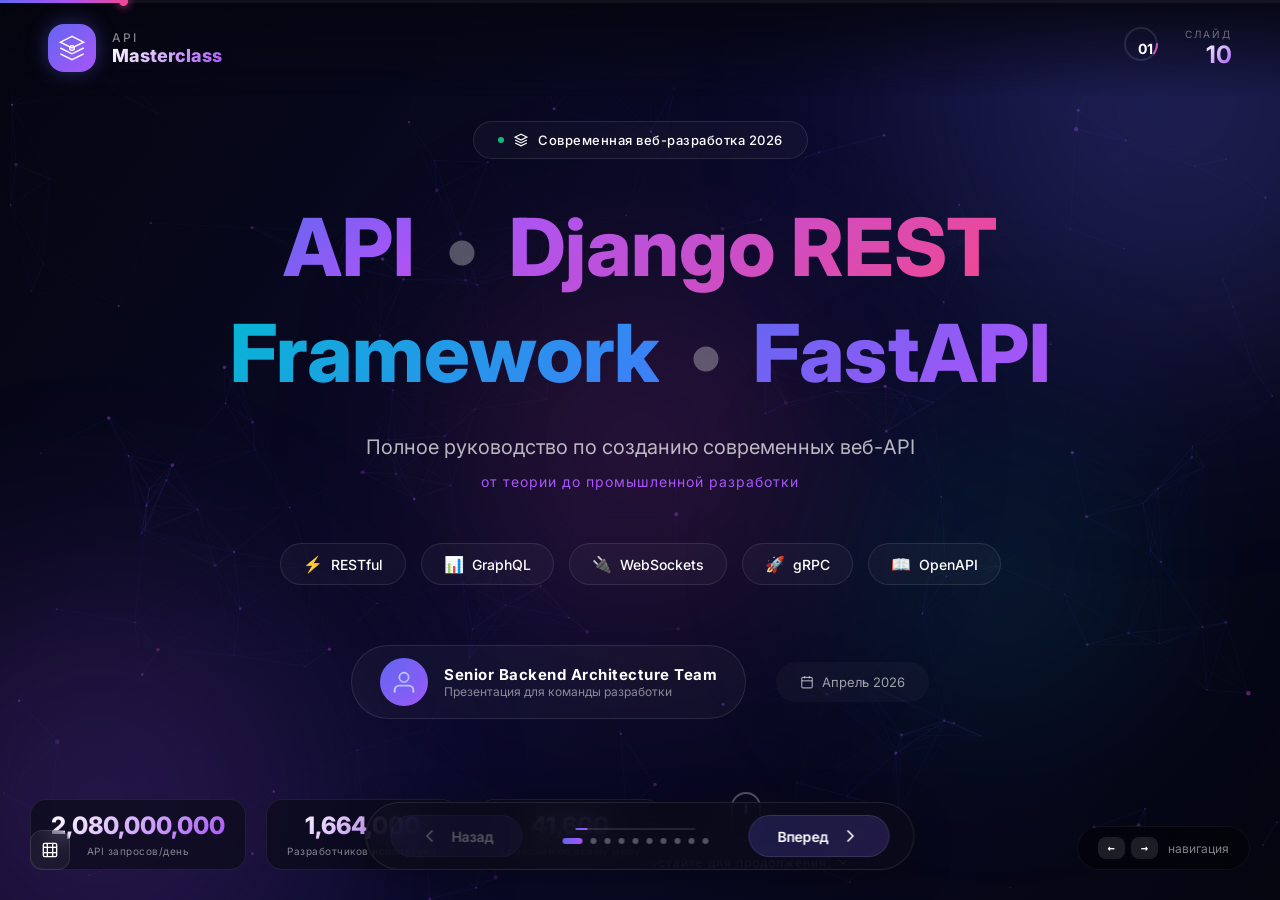
<file: index.html>
<!DOCTYPE html>
<html lang="ru">
<head>
    <meta charset="UTF-8">
    <meta name="viewport" content="width=device-width, initial-scale=1.0, viewport-fit=cover">
    <title>API, DRF & FastAPI | Премиальная презентация</title>
    <link rel="stylesheet" href="./style.css">
    <link href="https://fonts.googleapis.com/css2?family=Inter:opsz,wght@14..32,300;14..32,400;14..32,500;14..32,600;14..32,700;14..32,800&display=swap" rel="stylesheet">
</head>
<body>
    <canvas id="bgCanvas3D"></canvas>
    
    <div class="cursor-glow"></div>
    
    <div class="presentation-wrapper">
        <div class="top-bar">
            <div class="logo">
                <div class="logo-icon">
                    <svg width="28" height="28" viewBox="0 0 24 24" fill="none" stroke="currentColor" stroke-width="1.2">
                        <path d="M12 2L2 7l10 5 10-5-10-5zM2 17l10 5 10-5M2 12l10 5 10-5"/>
                        <circle cx="12" cy="12" r="2"/>
                    </svg>
                </div>
                <div class="logo-text">
                    <span class="logo-line">API</span>
                    <span class="logo-line-glow">Masterclass</span>
                </div>
            </div>
            
            <div class="slide-info">
                <div class="slide-progress-ring">
                    <svg width="40" height="40" viewBox="0 0 40 40">
                        <circle class="ring-bg" cx="20" cy="20" r="16" fill="none" stroke="rgba(255,255,255,0.1)" stroke-width="2"/>
                        <circle class="ring-progress" id="ringProgress" cx="20" cy="20" r="16" fill="none" stroke="url(#ringGradient)" stroke-width="2" stroke-dasharray="100.53" stroke-dashoffset="0" stroke-linecap="round"/>
                        <defs>
                            <linearGradient id="ringGradient" x1="0%" y1="0%" x2="100%" y2="100%">
                                <stop offset="0%" stop-color="#6366f1"/>
                                <stop offset="50%" stop-color="#a855f7"/>
                                <stop offset="100%" stop-color="#ec4899"/>
                            </linearGradient>
                        </defs>
                    </svg>
                    <span class="slide-number-text" id="currentSlideRing">01</span>
                </div>
                <div class="slide-total-info">
                    <span class="slide-total-label">СЛАЙД</span>
                    <span class="slide-total-value" id="totalSlides">10</span>
                </div>
            </div>
        </div>
        
        <div class="slides-container" id="slidesContainer">
            <div class="slides-track" id="slidesTrack">
                <iframe src="pages/page1.html" class="slide-frame" data-slide="1"></iframe>
                <iframe src="pages/page2.html" class="slide-frame" data-slide="2"></iframe>
                <iframe src="pages/page3.html" class="slide-frame" data-slide="3"></iframe>
                <iframe src="pages/page4.html" class="slide-frame" data-slide="4"></iframe>
                <iframe src="pages/page5.html" class="slide-frame" data-slide="5"></iframe>
                <iframe src="pages/page6.html" class="slide-frame" data-slide="6"></iframe>
                <iframe src="pages/page7.html" class="slide-frame" data-slide="7"></iframe>
                <iframe src="pages/page8.html" class="slide-frame" data-slide="8"></iframe>
                <iframe src="pages/page9.html" class="slide-frame" data-slide="9"></iframe>
                <iframe src="pages/page10.html" class="slide-frame" data-slide="10"></iframe>
            </div>
        </div>
        
        <div class="navigation">
            <button class="nav-btn prev-btn" id="prevBtn">
                <svg width="20" height="20" viewBox="0 0 24 24" fill="none" stroke="currentColor" stroke-width="2">
                    <path d="M15 18l-6-6 6-6" stroke-linecap="round" stroke-linejoin="round"/>
                </svg>
                <span>Назад</span>
            </button>
            
            <div class="nav-progress">
                <div class="nav-progress-bar">
                    <div class="nav-progress-fill" id="navProgressFill"></div>
                </div>
                <div class="nav-dots" id="navDots"></div>
            </div>
            
            <button class="nav-btn next-btn" id="nextBtn">
                <span>Вперед</span>
                <svg width="20" height="20" viewBox="0 0 24 24" fill="none" stroke="currentColor" stroke-width="2">
                    <path d="M9 18l6-6-6-6" stroke-linecap="round" stroke-linejoin="round"/>
                </svg>
            </button>
        </div>
        
        <div class="progress-bar">
            <div class="progress-fill" id="progressFill"></div>
        </div>
        
        <div class="keyboard-hint">
            <div class="hint-keys">
                <kbd>←</kbd>
                <kbd>→</kbd>
            </div>
            <span>навигация</span>
        </div>
        
        <div class="slide-map" id="slideMap">
            <div class="slide-map-toggle">
                <svg width="16" height="16" viewBox="0 0 24 24" fill="none" stroke="currentColor" stroke-width="2">
                    <rect x="2" y="2" width="20" height="20" rx="2"/>
                    <line x1="8" y1="2" x2="8" y2="22"/>
                    <line x1="16" y1="2" x2="16" y2="22"/>
                    <line x1="2" y1="8" x2="22" y2="8"/>
                    <line x1="2" y1="16" x2="22" y2="16"/>
                </svg>
            </div>
            <div class="slide-map-content" id="slideMapContent"></div>
        </div>
    </div>
    
    <script src="./script.js"></script>
</body>
</html>
</file>
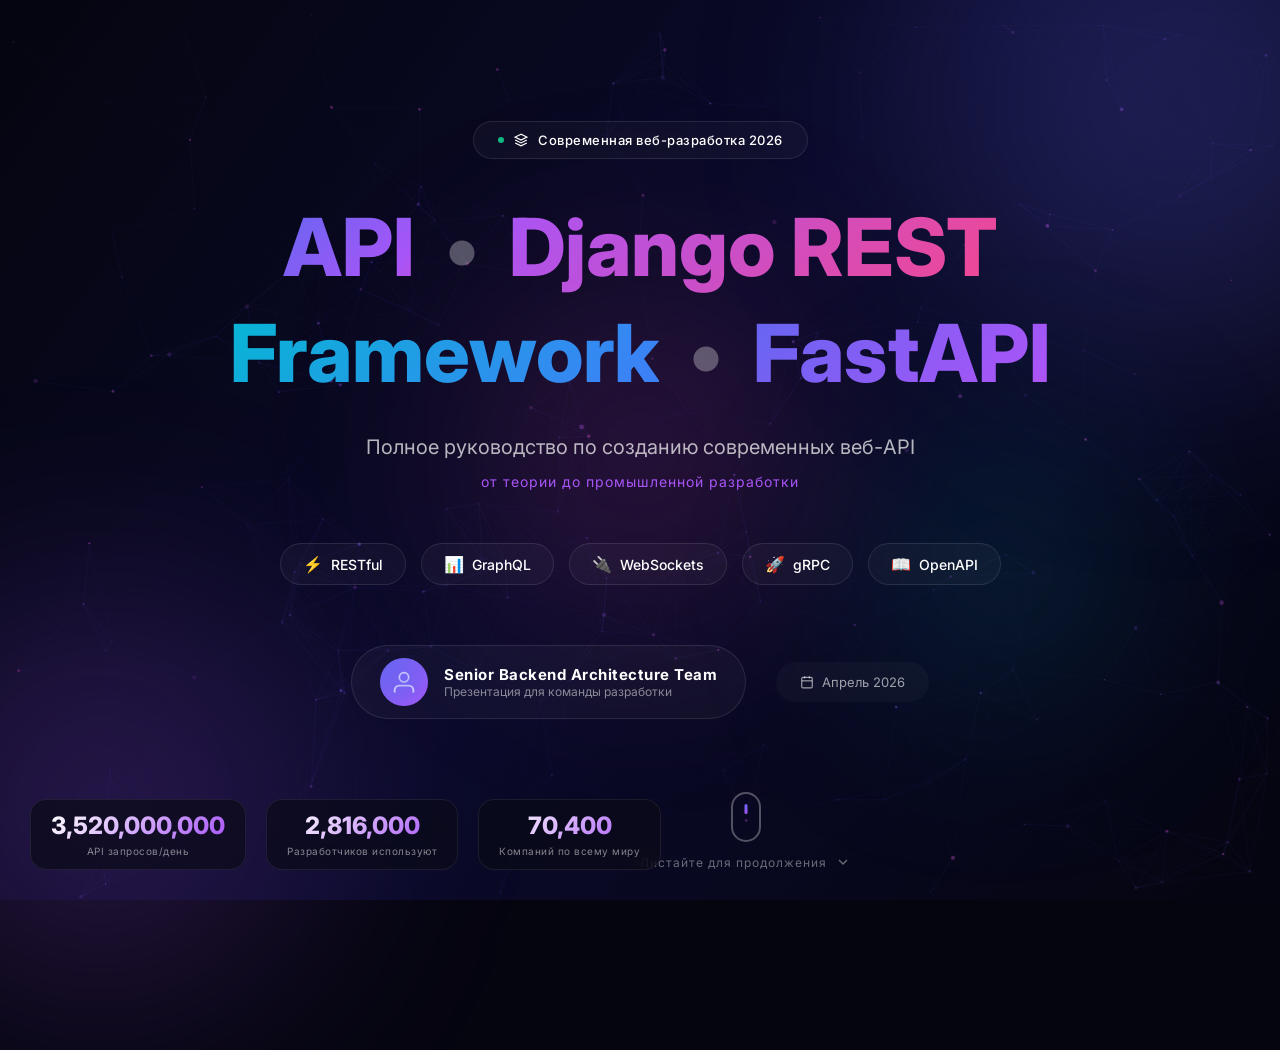
<file: pages/page1.html>
<!DOCTYPE html>
<html lang="ru">
<head>
    <meta charset="UTF-8">
    <meta name="viewport" content="width=device-width, initial-scale=1.0">
    <title>API, Django REST Framework и FastAPI | Титульная страница</title>
    <link rel="stylesheet" href="../css/page1.css">
    <link href="https://fonts.googleapis.com/css2?family=Inter:opsz,wght@14..32,300;14..32,400;14..32,500;14..32,600;14..32,700;14..32,800&display=swap" rel="stylesheet">
</head>
<body>
    <!-- 3D Canvas фон -->
    <canvas id="heroCanvas"></canvas>
    
    <!-- Анимированные световые шары -->
    <div class="light-orb orb-1"></div>
    <div class="light-orb orb-2"></div>
    <div class="light-orb orb-3"></div>
    <div class="light-orb orb-4"></div>
    
    <!-- Основной контент -->
    <div class="hero-section">
        <div class="content-wrapper">
            <!-- Бейдж -->
            <div class="badge-container">
                <div class="badge">
                    <div class="badge-dot"></div>
                    <svg width="14" height="14" viewBox="0 0 24 24" fill="none" stroke="currentColor" stroke-width="2">
                        <path d="M12 2L2 7l10 5 10-5-10-5zM2 17l10 5 10-5M2 12l10 5 10-5"/>
                    </svg>
                    <span>Современная веб-разработка 2026</span>
                </div>
            </div>
            
            <!-- Главный заголовок с анимированным градиентом -->
            <h1 class="main-title">
                <span class="title-line">
                    <span class="gradient-text gradient-1">API</span>
                    <span class="title-dot">•</span>
                    <span class="gradient-text gradient-2">Django REST</span>
                </span>
                <span class="title-line">
                    <span class="gradient-text gradient-3">Framework</span>
                    <span class="title-dot">•</span>
                    <span class="gradient-text gradient-1">FastAPI</span>
                </span>
            </h1>
            
            <!-- Подзаголовок -->
            <p class="subtitle">
                Полное руководство по созданию современных веб-API
                <span class="subtitle-accent">от теории до промышленной разработки</span>
            </p>
            
            <!-- Технологический стек -->
            <div class="tech-stack">
                <div class="tech-item" data-tech="RESTful">
                    <span class="tech-icon">⚡</span>
                    <span>RESTful</span>
                </div>
                <div class="tech-item" data-tech="GraphQL">
                    <span class="tech-icon">📊</span>
                    <span>GraphQL</span>
                </div>
                <div class="tech-item" data-tech="WebSockets">
                    <span class="tech-icon">🔌</span>
                    <span>WebSockets</span>
                </div>
                <div class="tech-item" data-tech="gRPC">
                    <span class="tech-icon">🚀</span>
                    <span>gRPC</span>
                </div>
                <div class="tech-item" data-tech="OpenAPI">
                    <span class="tech-icon">📖</span>
                    <span>OpenAPI</span>
                </div>
            </div>
            
            <!-- Информация об авторе -->
            <div class="author-section">
                <div class="author-card">
                    <div class="author-avatar">
                        <div class="avatar-glow"></div>
                        <svg width="28" height="28" viewBox="0 0 24 24" fill="none" stroke="currentColor" stroke-width="1.5">
                            <circle cx="12" cy="8" r="4"/>
                            <path d="M20 21v-2a4 4 0 0 0-4-4H8a4 4 0 0 0-4 4v2"/>
                        </svg>
                    </div>
                    <div class="author-info">
                        <div class="author-name">Senior Backend Architecture Team</div>
                        <div class="author-title">Презентация для команды разработки</div>
                    </div>
                </div>
                <div class="date-badge">
                    <svg width="14" height="14" viewBox="0 0 24 24" fill="none" stroke="currentColor" stroke-width="2">
                        <rect x="3" y="4" width="18" height="18" rx="2" ry="2"/>
                        <line x1="16" y1="2" x2="16" y2="6"/>
                        <line x1="8" y1="2" x2="8" y2="6"/>
                        <line x1="3" y1="10" x2="21" y2="10"/>
                    </svg>
                    <span>Апрель 2026</span>
                </div>
            </div>
            
            <!-- Скролл индикатор -->
            <div class="scroll-indicator">
                <div class="mouse">
                    <div class="wheel"></div>
                </div>
                <div class="scroll-text">
                    <span>Листайте для продолжения</span>
                    <svg width="16" height="16" viewBox="0 0 24 24" fill="none" stroke="currentColor" stroke-width="2">
                        <polyline points="6 9 12 15 18 9"/>
                    </svg>
                </div>
            </div>
        </div>
    </div>
    
    <!-- Статистика (всплывающая) -->
    <div class="stats-floating">
        <div class="stat-card" data-stat="api">
            <div class="stat-value" id="apiStat">0</div>
            <div class="stat-label">API запросов/день</div>
        </div>
        <div class="stat-card" data-stat="devs">
            <div class="stat-value" id="devsStat">0</div>
            <div class="stat-label">Разработчиков используют</div>
        </div>
        <div class="stat-card" data-stat="companies">
            <div class="stat-value" id="companiesStat">0</div>
            <div class="stat-label">Компаний по всему миру</div>
        </div>
    </div>
    
    <script src="../js/page1.js"></script>
</body>
</html>
</file>
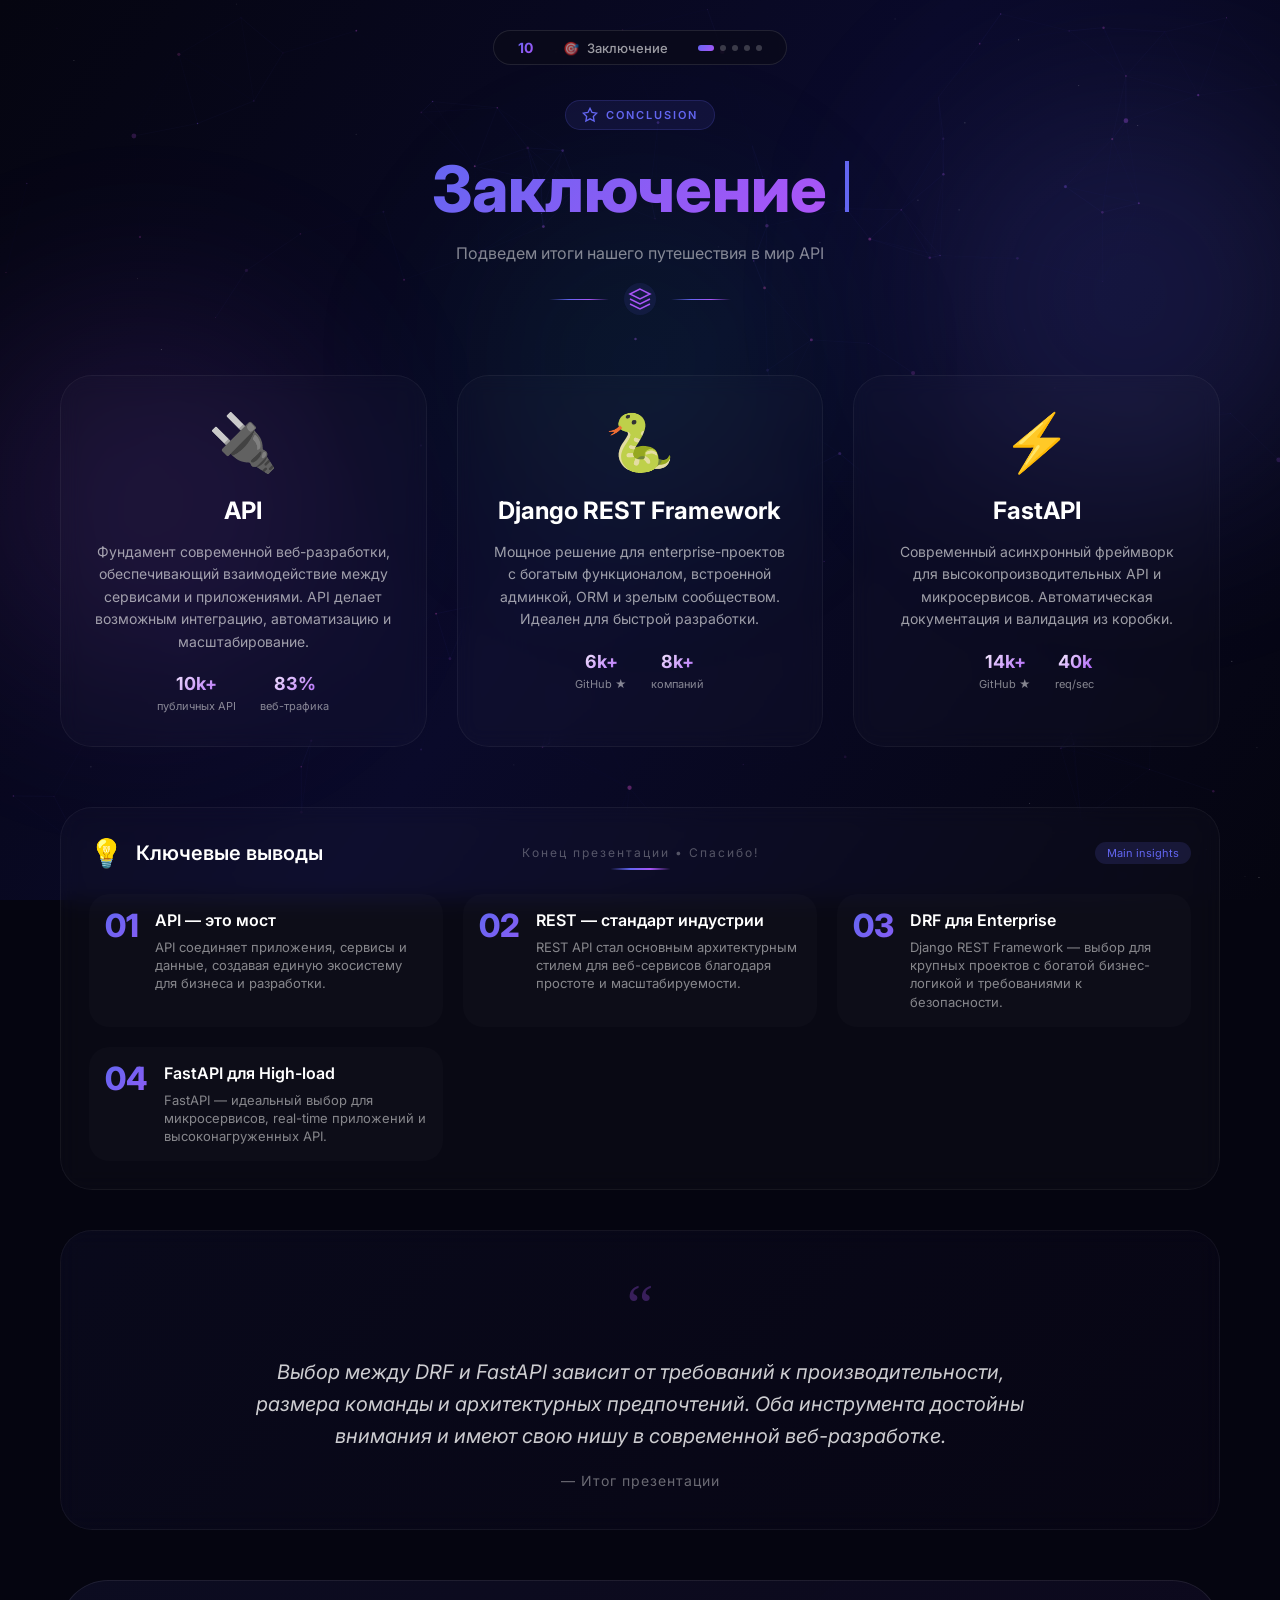
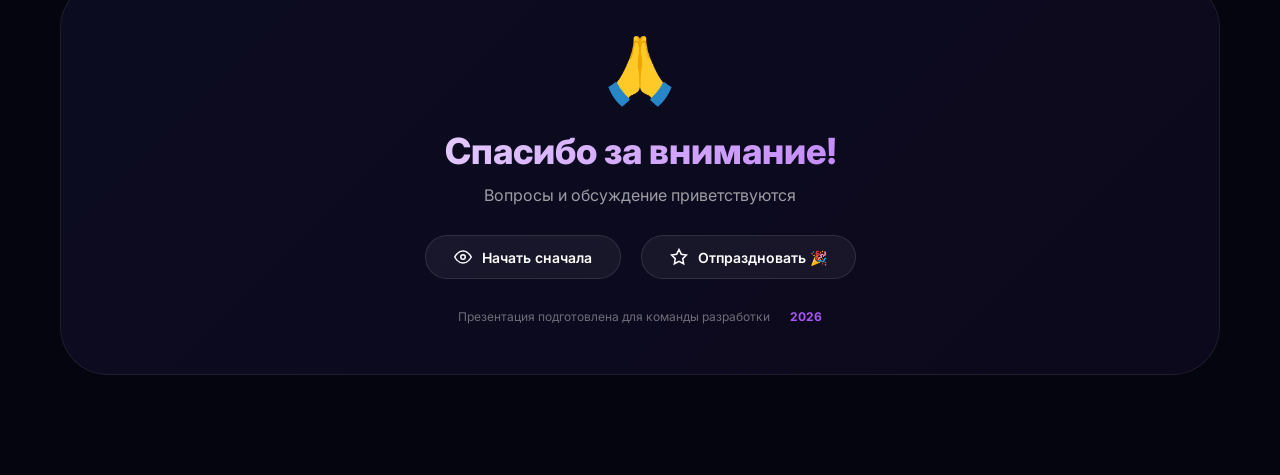
<file: pages/page10.html>
<!DOCTYPE html>
<html lang="ru">
<head>
    <meta charset="UTF-8">
    <meta name="viewport" content="width=device-width, initial-scale=1.0">
    <title>Заключение | Презентация</title>
    <link rel="stylesheet" href="../css/page10.css">
    <link href="https://fonts.googleapis.com/css2?family=Inter:opsz,wght@14..32,300;14..32,400;14..32,500;14..32,600;14..32,700;14..32,800&display=swap" rel="stylesheet">
</head>
<body>
    <!-- Анимированный фон -->
    <canvas id="bgCanvas"></canvas>
    
    <!-- Световые акценты -->
    <div class="light-accent accent-1"></div>
    <div class="light-accent accent-2"></div>
    <div class="light-accent accent-3"></div>
    
    <!-- Конфетти контейнер -->
    <div class="confetti-container" id="confettiContainer"></div>
    
    <div class="page-container">
        <!-- Верхняя навигация -->
        <div class="page-nav">
            <div class="page-number">10</div>
            <div class="page-title">
                <span class="title-icon">🎯</span>
                <span>Заключение</span>
            </div>
            <div class="page-progress">
                <div class="progress-dots">
                    <span class="dot"></span>
                    <span class="dot"></span>
                    <span class="dot"></span>
                    <span class="dot"></span>
                    <span class="dot active"></span>
                </div>
            </div>
        </div>
        
        <!-- Основной контент -->
        <div class="content-wrapper">
            <!-- Заголовок -->
            <div class="header-section">
                <div class="section-badge">
                    <svg width="16" height="16" viewBox="0 0 24 24" fill="none" stroke="currentColor" stroke-width="2">
                        <polygon points="12 2 15.09 8.26 22 9.27 17 14.14 18.18 21.02 12 17.77 5.82 21.02 7 14.14 2 9.27 8.91 8.26 12 2"/>
                    </svg>
                    <span>CONCLUSION</span>
                </div>
                <h1 class="main-title">
                    <span class="gradient-text">Заключение</span>
                    <span class="title-cursor"></span>
                </h1>
                <p class="main-subtitle">Подведем итоги нашего путешествия в мир API</p>
                <div class="title-decoration">
                    <div class="decoration-line"></div>
                    <div class="decoration-icon">
                        <svg width="24" height="24" viewBox="0 0 24 24" fill="none" stroke="currentColor" stroke-width="1.5">
                            <path d="M12 2L2 7l10 5 10-5-10-5zM2 17l10 5 10-5M2 12l10 5 10-5"/>
                        </svg>
                    </div>
                    <div class="decoration-line"></div>
                </div>
            </div>
            
            <!-- Итоговые карточки -->
            <div class="summary-cards" id="summaryCards">
                <div class="summary-card glass-card" data-card="api">
                    <div class="card-glow"></div>
                    <div class="card-icon-wrapper">
                        <div class="card-icon">🔌</div>
                    </div>
                    <h3>API</h3>
                    <p>Фундамент современной веб-разработки, обеспечивающий взаимодействие между сервисами и приложениями. API делает возможным интеграцию, автоматизацию и масштабирование.</p>
                    <div class="card-stats">
                        <div class="stat-item">
                            <span class="stat-value">50k+</span>
                            <span class="stat-label">публичных API</span>
                        </div>
                        <div class="stat-item">
                            <span class="stat-value">83%</span>
                            <span class="stat-label">веб-трафика</span>
                        </div>
                    </div>
                </div>
                
                <div class="summary-card glass-card" data-card="drf">
                    <div class="card-glow"></div>
                    <div class="card-icon-wrapper">
                        <div class="card-icon">🐍</div>
                    </div>
                    <h3>Django REST Framework</h3>
                    <p>Мощное решение для enterprise-проектов с богатым функционалом, встроенной админкой, ORM и зрелым сообществом. Идеален для быстрой разработки.</p>
                    <div class="card-stats">
                        <div class="stat-item">
                            <span class="stat-value">30k+</span>
                            <span class="stat-label">GitHub ★</span>
                        </div>
                        <div class="stat-item">
                            <span class="stat-value">8k+</span>
                            <span class="stat-label">компаний</span>
                        </div>
                    </div>
                </div>
                
                <div class="summary-card glass-card" data-card="fastapi">
                    <div class="card-glow"></div>
                    <div class="card-icon-wrapper">
                        <div class="card-icon">⚡</div>
                    </div>
                    <h3>FastAPI</h3>
                    <p>Современный асинхронный фреймворк для высокопроизводительных API и микросервисов. Автоматическая документация и валидация из коробки.</p>
                    <div class="card-stats">
                        <div class="stat-item">
                            <span class="stat-value">70k+</span>
                            <span class="stat-label">GitHub ★</span>
                        </div>
                        <div class="stat-item">
                            <span class="stat-value">40k</span>
                            <span class="stat-label">req/sec</span>
                        </div>
                    </div>
                </div>
            </div>
            
            <!-- Ключевые выводы -->
            <div class="key-takeaways glass-card">
                <div class="takeaways-header">
                    <div class="takeaways-icon">💡</div>
                    <h3>Ключевые выводы</h3>
                    <span class="takeaways-badge">Main insights</span>
                </div>
                <div class="takeaways-grid">
                    <div class="takeaway-item">
                        <div class="takeaway-number">01</div>
                        <div class="takeaway-content">
                            <h4>API — это мост</h4>
                            <p>API соединяет приложения, сервисы и данные, создавая единую экосистему для бизнеса и разработки.</p>
                        </div>
                    </div>
                    <div class="takeaway-item">
                        <div class="takeaway-number">02</div>
                        <div class="takeaway-content">
                            <h4>REST — стандарт индустрии</h4>
                            <p>REST API стал основным архитектурным стилем для веб-сервисов благодаря простоте и масштабируемости.</p>
                        </div>
                    </div>
                    <div class="takeaway-item">
                        <div class="takeaway-number">03</div>
                        <div class="takeaway-content">
                            <h4>DRF для Enterprise</h4>
                            <p>Django REST Framework — выбор для крупных проектов с богатой бизнес-логикой и требованиями к безопасности.</p>
                        </div>
                    </div>
                    <div class="takeaway-item">
                        <div class="takeaway-number">04</div>
                        <div class="takeaway-content">
                            <h4>FastAPI для High-load</h4>
                            <p>FastAPI — идеальный выбор для микросервисов, real-time приложений и высоконагруженных API.</p>
                        </div>
                    </div>
                </div>
            </div>
            
            <!-- Цитата -->
            <div class="quote-section glass-card">
                <div class="quote-icon">“</div>
                <p class="quote-text">Выбор между DRF и FastAPI зависит от требований к производительности, размера команды и архитектурных предпочтений. Оба инструмента достойны внимания и имеют свою нишу в современной веб-разработке.</p>
                <div class="quote-author">— Итог презентации</div>
            </div>
            
            <!-- Благодарность -->
            <div class="thankyou-section">
                <div class="thankyou-card">
                    <div class="thankyou-icon">🙏</div>
                    <h2>Спасибо за внимание!</h2>
                    <p>Вопросы и обсуждение приветствуются</p>
                    <div class="thankyou-buttons">
                        <button class="thankyou-btn" id="restartBtn">
                            <svg width="18" height="18" viewBox="0 0 24 24" fill="none" stroke="currentColor" stroke-width="2">
                                <path d="M1 12s4-8 11-8 11 8 11 8-4 8-11 8-11-8-11-8z"/>
                                <circle cx="12" cy="12" r="3"/>
                            </svg>
                            Начать сначала
                        </button>
                        <button class="thankyou-btn" id="celebrateBtn">
                            <svg width="18" height="18" viewBox="0 0 24 24" fill="none" stroke="currentColor" stroke-width="2">
                                <polygon points="12 2 15.09 8.26 22 9.27 17 14.14 18.18 21.02 12 17.77 5.82 21.02 7 14.14 2 9.27 8.91 8.26 12 2"/>
                            </svg>
                            Отпраздновать 🎉
                        </button>
                    </div>
                    <div class="thankyou-footer">
                        <span>Презентация подготовлена для команды разработки</span>
                        <span class="year">2026</span>
                    </div>
                </div>
            </div>
        </div>
        
        <!-- Нижний индикатор -->
        <div class="bottom-indicator">
            <div class="indicator-text">Конец презентации • Спасибо!</div>
            <div class="indicator-line"></div>
        </div>
    </div>
    
    <script src="../js/page10.js"></script>
</body>
</html>
</file>
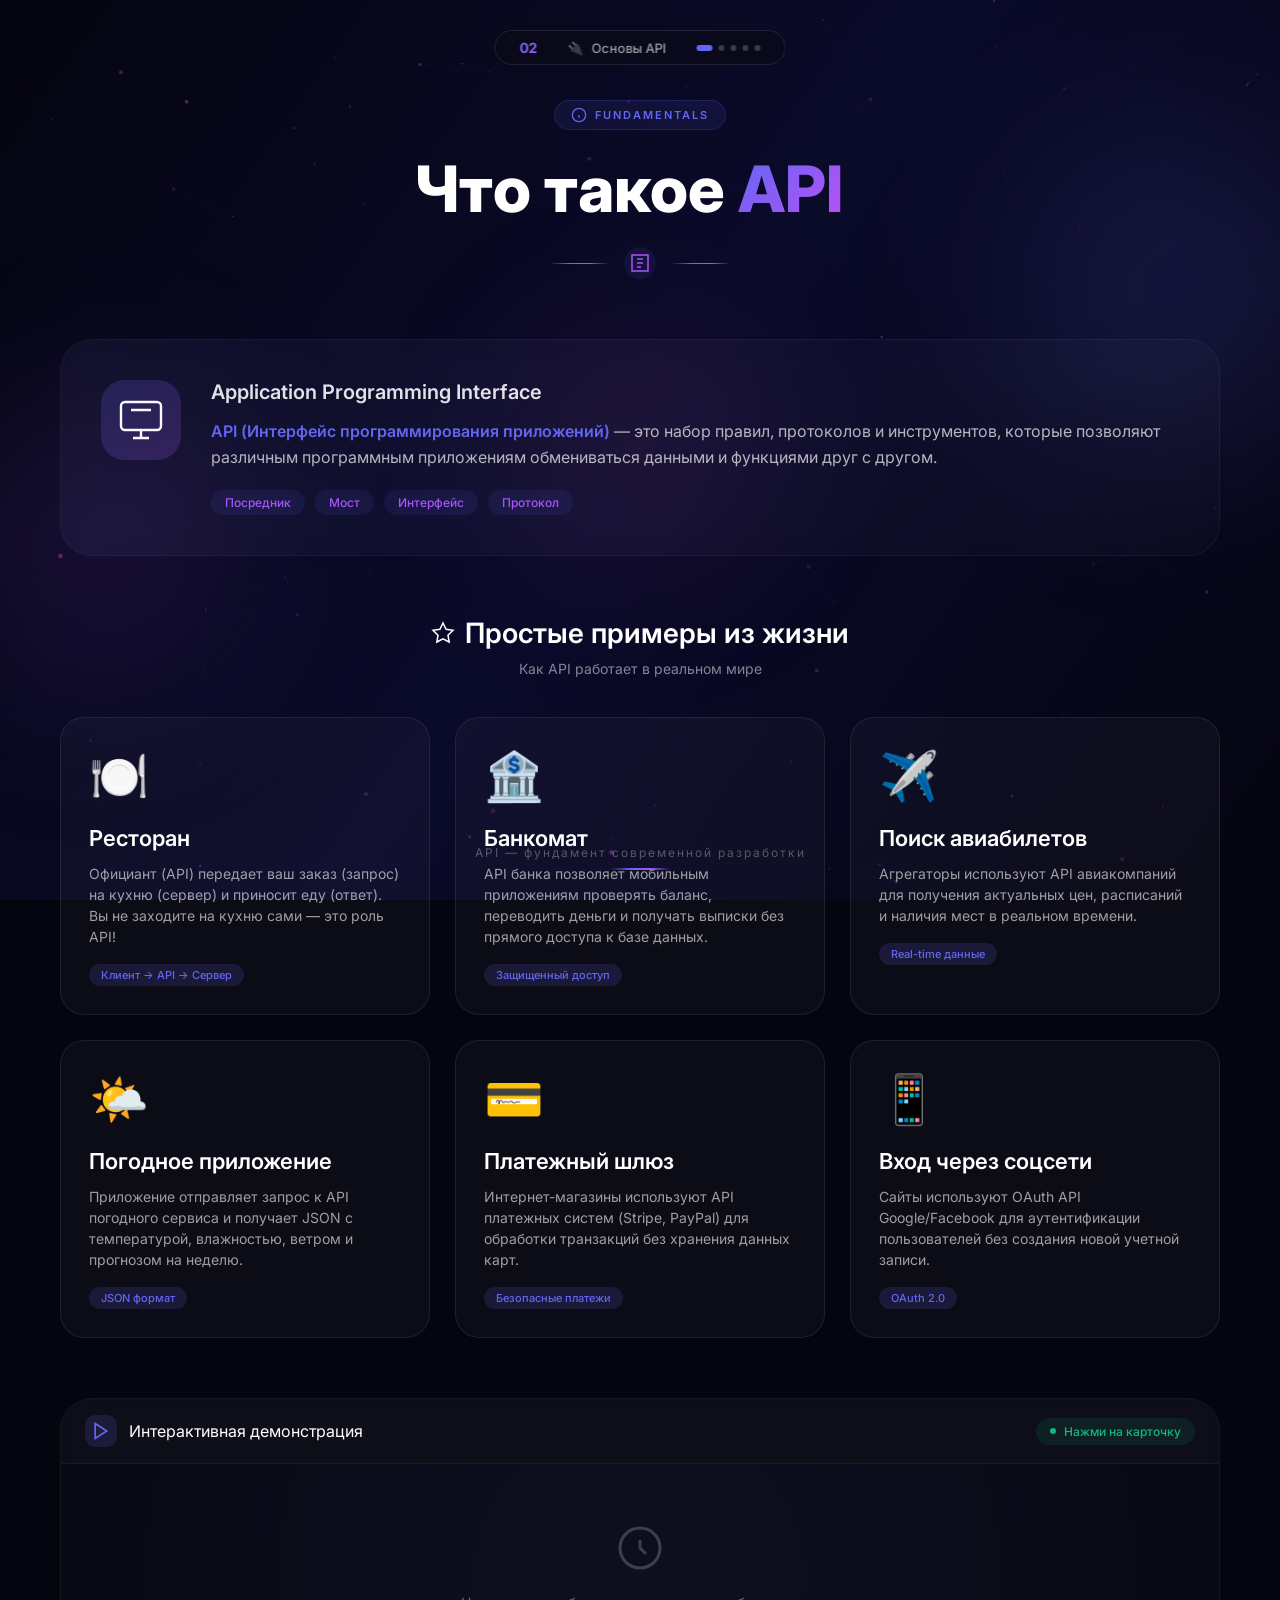
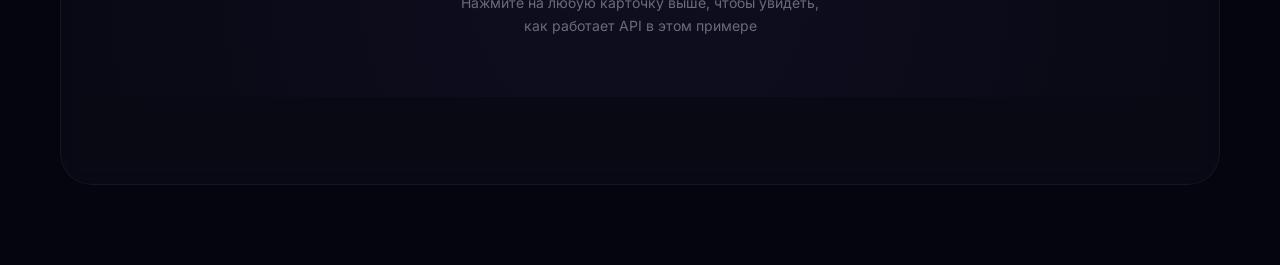
<file: pages/page2.html>
<!DOCTYPE html>
<html lang="ru">
<head>
    <meta charset="UTF-8">
    <meta name="viewport" content="width=device-width, initial-scale=1.0">
    <title>Что такое API? | Презентация</title>
    <link rel="stylesheet" href="../css/page2.css">
    <link href="https://fonts.googleapis.com/css2?family=Inter:opsz,wght@14..32,300;14..32,400;14..32,500;14..32,600;14..32,700;14..32,800&display=swap" rel="stylesheet">
</head>
<body>
    <!-- Анимированный фон -->
    <canvas id="bgCanvas"></canvas>
    
    <!-- Световые акценты -->
    <div class="light-accent accent-1"></div>
    <div class="light-accent accent-2"></div>
    <div class="light-accent accent-3"></div>
    
    <div class="page-container">
        <!-- Верхняя навигация внутри страницы -->
        <div class="page-nav">
            <div class="page-number">02</div>
            <div class="page-title">
                <span class="title-icon">🔌</span>
                <span>Основы API</span>
            </div>
            <div class="page-progress">
                <div class="progress-dots">
                    <span class="dot active"></span>
                    <span class="dot"></span>
                    <span class="dot"></span>
                    <span class="dot"></span>
                    <span class="dot"></span>
                </div>
            </div>
        </div>
        
        <!-- Основной контент -->
        <div class="content-wrapper">
            <!-- Заголовок -->
            <div class="header-section">
                <div class="section-badge">
                    <svg width="16" height="16" viewBox="0 0 24 24" fill="none" stroke="currentColor" stroke-width="2">
                        <circle cx="12" cy="12" r="10"/>
                        <path d="M12 16v-4M12 8h.01"/>
                    </svg>
                    <span>FUNDAMENTALS</span>
                </div>
                <h1 class="main-title">
                    Что такое 
                    <span class="gradient-text">API</span>
                    <span class="title-cursor">?</span>
                </h1>
                <div class="title-decoration">
                    <div class="decoration-line"></div>
                    <div class="decoration-icon">
                        <svg width="24" height="24" viewBox="0 0 24 24" fill="none" stroke="currentColor" stroke-width="1.5">
                            <path d="M4 4h16v16H4z"/>
                            <path d="M9 8h6"/>
                            <path d="M9 12h6"/>
                            <path d="M9 16h4"/>
                        </svg>
                    </div>
                    <div class="decoration-line"></div>
                </div>
            </div>
            
            <!-- Определение API -->
            <div class="definition-section glass-card">
                <div class="definition-icon">
                    <svg width="48" height="48" viewBox="0 0 24 24" fill="none" stroke="currentColor" stroke-width="1.2">
                        <rect x="2" y="3" width="20" height="14" rx="2" ry="2"/>
                        <line x1="8" y1="21" x2="16" y2="21"/>
                        <line x1="12" y1="17" x2="12" y2="21"/>
                        <path d="M7 7h10"/>
                    </svg>
                </div>
                <div class="definition-content">
                    <h3>Application Programming Interface</h3>
                    <p><span class="definition-highlight">API (Интерфейс программирования приложений)</span> — это набор правил, протоколов и инструментов, которые позволяют различным программным приложениям обмениваться данными и функциями друг с другом.</p>
                    <div class="definition-tags">
                        <span class="tag">Посредник</span>
                        <span class="tag">Мост</span>
                        <span class="tag">Интерфейс</span>
                        <span class="tag">Протокол</span>
                    </div>
                </div>
            </div>
            
            <!-- Примеры из жизни -->
            <div class="examples-section">
                <div class="examples-header">
                    <h2>
                        <svg width="24" height="24" viewBox="0 0 24 24" fill="none" stroke="currentColor" stroke-width="1.5">
                            <polygon points="12 2 15.09 8.26 22 9.27 17 14.14 18.18 21.02 12 17.77 5.82 21.02 7 14.14 2 9.27 8.91 8.26 12 2"/>
                        </svg>
                        Простые примеры из жизни
                    </h2>
                    <p class="examples-subtitle">Как API работает в реальном мире</p>
                </div>
                
                <div class="examples-grid" id="examplesGrid">
                    <div class="example-card" data-card="1">
                        <div class="card-glow"></div>
                        <div class="card-icon">🍽️</div>
                        <h3>Ресторан</h3>
                        <p>Официант (API) передает ваш заказ (запрос) на кухню (сервер) и приносит еду (ответ). Вы не заходите на кухню сами — это роль API!</p>
                        <div class="card-meta">
                            <span class="meta-tag">Клиент → API → Сервер</span>
                        </div>
                    </div>
                    
                    <div class="example-card" data-card="2">
                        <div class="card-glow"></div>
                        <div class="card-icon">🏦</div>
                        <h3>Банкомат</h3>
                        <p>API банка позволяет мобильным приложениям проверять баланс, переводить деньги и получать выписки без прямого доступа к базе данных.</p>
                        <div class="card-meta">
                            <span class="meta-tag">Защищенный доступ</span>
                        </div>
                    </div>
                    
                    <div class="example-card" data-card="3">
                        <div class="card-glow"></div>
                        <div class="card-icon">✈️</div>
                        <h3>Поиск авиабилетов</h3>
                        <p>Агрегаторы используют API авиакомпаний для получения актуальных цен, расписаний и наличия мест в реальном времени.</p>
                        <div class="card-meta">
                            <span class="meta-tag">Real-time данные</span>
                        </div>
                    </div>
                    
                    <div class="example-card" data-card="4">
                        <div class="card-glow"></div>
                        <div class="card-icon">🌤️</div>
                        <h3>Погодное приложение</h3>
                        <p>Приложение отправляет запрос к API погодного сервиса и получает JSON с температурой, влажностью, ветром и прогнозом на неделю.</p>
                        <div class="card-meta">
                            <span class="meta-tag">JSON формат</span>
                        </div>
                    </div>
                    
                    <div class="example-card" data-card="5">
                        <div class="card-glow"></div>
                        <div class="card-icon">💳</div>
                        <h3>Платежный шлюз</h3>
                        <p>Интернет-магазины используют API платежных систем (Stripe, PayPal) для обработки транзакций без хранения данных карт.</p>
                        <div class="card-meta">
                            <span class="meta-tag">Безопасные платежи</span>
                        </div>
                    </div>
                    
                    <div class="example-card" data-card="6">
                        <div class="card-glow"></div>
                        <div class="card-icon">📱</div>
                        <h3>Вход через соцсети</h3>
                        <p>Сайты используют OAuth API Google/Facebook для аутентификации пользователей без создания новой учетной записи.</p>
                        <div class="card-meta">
                            <span class="meta-tag">OAuth 2.0</span>
                        </div>
                    </div>
                </div>
            </div>
            
            <!-- Интерактивная демонстрация (улучшенная) -->
            <div class="demo-section glass-card" id="demoSection">
                <div class="demo-header">
                    <div class="demo-icon">
                        <svg width="20" height="20" viewBox="0 0 24 24" fill="none" stroke="currentColor" stroke-width="2">
                            <polygon points="5 3 19 12 5 21 5 3"/>
                        </svg>
                    </div>
                    <span>Интерактивная демонстрация</span>
                    <div class="demo-badge" id="demoBadge">
                        <span class="badge-dot"></span>
                        Нажми на карточку
                    </div>
                </div>
                <div class="demo-content" id="demoContent">
                    <div class="demo-placeholder">
                        <div class="placeholder-glow"></div>
                        <svg width="48" height="48" viewBox="0 0 24 24" fill="none" stroke="currentColor" stroke-width="1.5">
                            <circle cx="12" cy="12" r="10"/>
                            <path d="M12 8v4l3 3"/>
                        </svg>
                        <p>Нажмите на любую карточку выше, чтобы увидеть,<br>как работает API в этом примере</p>
                    </div>
                </div>
            </div>
        </div>
        
        <!-- Нижний индикатор -->
        <div class="bottom-indicator">
            <div class="indicator-text">API — фундамент современной разработки</div>
            <div class="indicator-line"></div>
        </div>
    </div>
    
    <script src="../js/page2.js"></script>
</body>
</html>
</file>
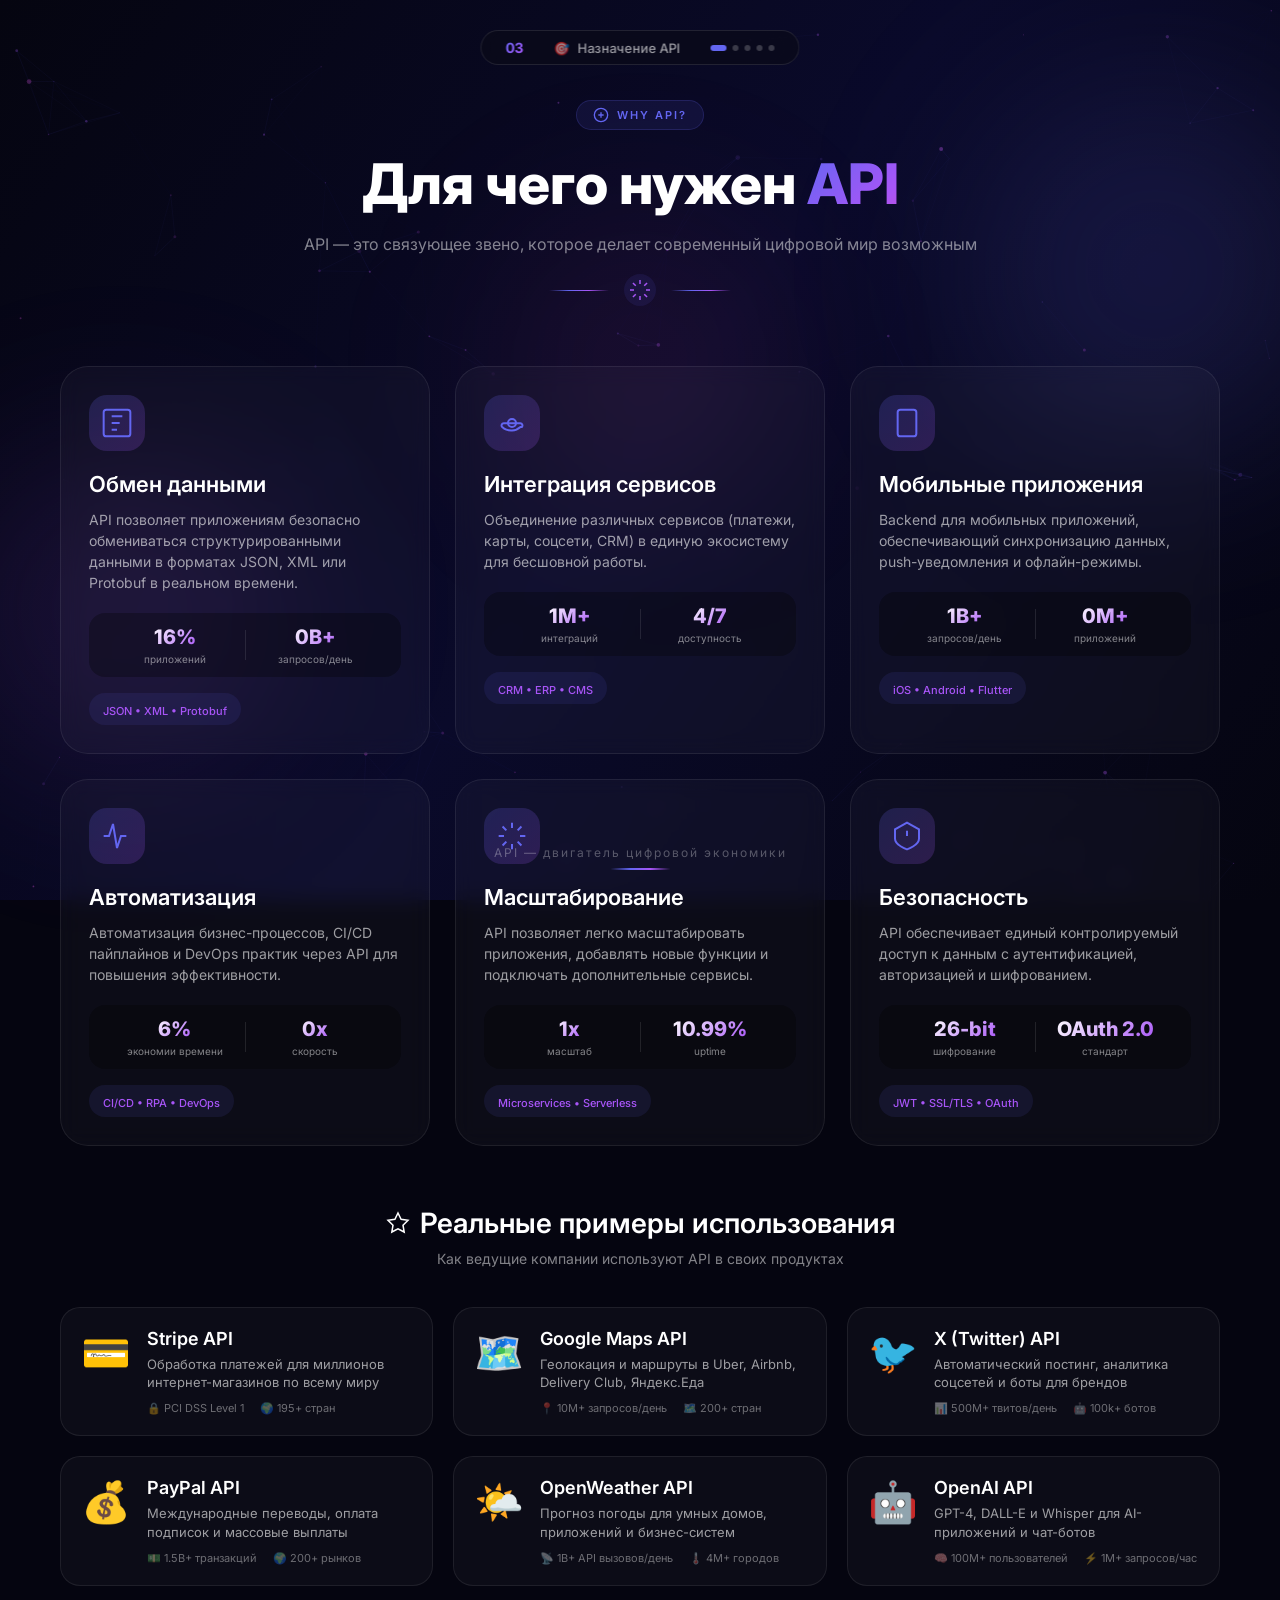
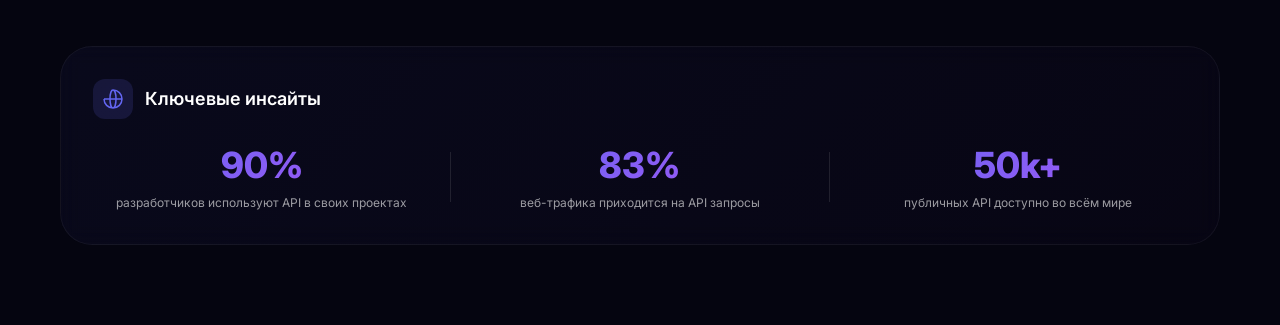
<file: pages/page3.html>
<!DOCTYPE html>
<html lang="ru">
<head>
    <meta charset="UTF-8">
    <meta name="viewport" content="width=device-width, initial-scale=1.0">
    <title>Для чего нужен API? | Презентация</title>
    <link rel="stylesheet" href="../css/page3.css">
    <link href="https://fonts.googleapis.com/css2?family=Inter:opsz,wght@14..32,300;14..32,400;14..32,500;14..32,600;14..32,700;14..32,800&display=swap" rel="stylesheet">
</head>
<body>
    <!-- Анимированный фон -->
    <canvas id="bgCanvas"></canvas>
    
    <!-- Световые акценты -->
    <div class="light-accent accent-1"></div>
    <div class="light-accent accent-2"></div>
    <div class="light-accent accent-3"></div>
    
    <div class="page-container">
        <!-- Верхняя навигация -->
        <div class="page-nav">
            <div class="page-number">03</div>
            <div class="page-title">
                <span class="title-icon">🎯</span>
                <span>Назначение API</span>
            </div>
            <div class="page-progress">
                <div class="progress-dots">
                    <span class="dot"></span>
                    <span class="dot active"></span>
                    <span class="dot"></span>
                    <span class="dot"></span>
                    <span class="dot"></span>
                </div>
            </div>
        </div>
        
        <!-- Основной контент -->
        <div class="content-wrapper">
            <!-- Заголовок -->
            <div class="header-section">
                <div class="section-badge">
                    <svg width="16" height="16" viewBox="0 0 24 24" fill="none" stroke="currentColor" stroke-width="2">
                        <circle cx="12" cy="12" r="10"/>
                        <path d="M12 8v8M8 12h8"/>
                    </svg>
                    <span>WHY API?</span>
                </div>
                <h1 class="main-title">
                    Для чего нужен 
                    <span class="gradient-text">API</span>
                    <span class="title-cursor">?</span>
                </h1>
                <p class="main-subtitle">API — это связующее звено, которое делает современный цифровой мир возможным</p>
                <div class="title-decoration">
                    <div class="decoration-line"></div>
                    <div class="decoration-icon">
                        <svg width="24" height="24" viewBox="0 0 24 24" fill="none" stroke="currentColor" stroke-width="1.5">
                            <path d="M12 2v4M12 18v4M4.93 4.93l2.83 2.83M16.24 16.24l2.83 2.83M2 12h4M18 12h4M4.93 19.07l2.83-2.83M16.24 7.76l2.83-2.83"/>
                        </svg>
                    </div>
                    <div class="decoration-line"></div>
                </div>
            </div>
            
            <!-- Цели API - основные карточки -->
            <div class="purposes-section">
                <div class="purposes-grid" id="purposesGrid">
                    <div class="purpose-card glass-card" data-purpose="data">
                        <div class="card-glow"></div>
                        <div class="card-icon-wrapper">
                            <div class="card-icon">
                                <svg width="32" height="32" viewBox="0 0 24 24" fill="none" stroke="currentColor" stroke-width="1.5">
                                    <rect x="2" y="2" width="20" height="20" rx="2"/>
                                    <path d="M8 7h8M8 12h6M8 17h4"/>
                                </svg>
                            </div>
                        </div>
                        <h3>Обмен данными</h3>
                        <p>API позволяет приложениям безопасно обмениваться структурированными данными в форматах JSON, XML или Protobuf в реальном времени.</p>
                        <div class="purpose-stats">
                            <div class="stat-item">
                                <span class="stat-value">95%</span>
                                <span class="stat-label">приложений</span>
                            </div>
                            <div class="stat-divider"></div>
                            <div class="stat-item">
                                <span class="stat-value">1B+</span>
                                <span class="stat-label">запросов/день</span>
                            </div>
                        </div>
                        <div class="purpose-tag">
                            <span>JSON • XML • Protobuf</span>
                        </div>
                    </div>
                    
                    <div class="purpose-card glass-card" data-purpose="integration">
                        <div class="card-glow"></div>
                        <div class="card-icon-wrapper">
                            <div class="card-icon">
                                <svg width="32" height="32" viewBox="0 0 24 24" fill="none" stroke="currentColor" stroke-width="1.5">
                                    <circle cx="12" cy="12" r="3"/>
                                    <path d="M19.4 15a1.65 1.65 0 0 0 .33-1.82 1.65 1.65 0 0 0-1.51-1H5.78a1.65 1.65 0 0 0-1.51 1 1.65 1.65 0 0 0 .33 1.82l.04.04A10 10 0 0 0 12 17.66a10 10 0 0 0 6.36-2.62z"/>
                                </svg>
                            </div>
                        </div>
                        <h3>Интеграция сервисов</h3>
                        <p>Объединение различных сервисов (платежи, карты, соцсети, CRM) в единую экосистему для бесшовной работы.</p>
                        <div class="purpose-stats">
                            <div class="stat-item">
                                <span class="stat-value">10M+</span>
                                <span class="stat-label">интеграций</span>
                            </div>
                            <div class="stat-divider"></div>
                            <div class="stat-item">
                                <span class="stat-value">24/7</span>
                                <span class="stat-label">доступность</span>
                            </div>
                        </div>
                        <div class="purpose-tag">
                            <span>CRM • ERP • CMS</span>
                        </div>
                    </div>
                    
                    <div class="purpose-card glass-card" data-purpose="mobile">
                        <div class="card-glow"></div>
                        <div class="card-icon-wrapper">
                            <div class="card-icon">
                                <svg width="32" height="32" viewBox="0 0 24 24" fill="none" stroke="currentColor" stroke-width="1.5">
                                    <rect x="5" y="2" width="14" height="20" rx="2" ry="2"/>
                                    <line x1="12" y1="18" x2="12" y2="18"/>
                                </svg>
                            </div>
                        </div>
                        <h3>Мобильные приложения</h3>
                        <p>Backend для мобильных приложений, обеспечивающий синхронизацию данных, push-уведомления и офлайн-режимы.</p>
                        <div class="purpose-stats">
                            <div class="stat-item">
                                <span class="stat-value">7B+</span>
                                <span class="stat-label">запросов/день</span>
                            </div>
                            <div class="stat-divider"></div>
                            <div class="stat-item">
                                <span class="stat-value">2M+</span>
                                <span class="stat-label">приложений</span>
                            </div>
                        </div>
                        <div class="purpose-tag">
                            <span>iOS • Android • Flutter</span>
                        </div>
                    </div>
                    
                    <div class="purpose-card glass-card" data-purpose="automation">
                        <div class="card-glow"></div>
                        <div class="card-icon-wrapper">
                            <div class="card-icon">
                                <svg width="32" height="32" viewBox="0 0 24 24" fill="none" stroke="currentColor" stroke-width="1.5">
                                    <path d="M2 12h4l3-9 3 18 3-9h4"/>
                                </svg>
                            </div>
                        </div>
                        <h3>Автоматизация</h3>
                        <p>Автоматизация бизнес-процессов, CI/CD пайплайнов и DevOps практик через API для повышения эффективности.</p>
                        <div class="purpose-stats">
                            <div class="stat-item">
                                <span class="stat-value">60%</span>
                                <span class="stat-label">экономии времени</span>
                            </div>
                            <div class="stat-divider"></div>
                            <div class="stat-item">
                                <span class="stat-value">3x</span>
                                <span class="stat-label">скорость</span>
                            </div>
                        </div>
                        <div class="purpose-tag">
                            <span>CI/CD • RPA • DevOps</span>
                        </div>
                    </div>
                    
                    <div class="purpose-card glass-card" data-purpose="scalability">
                        <div class="card-glow"></div>
                        <div class="card-icon-wrapper">
                            <div class="card-icon">
                                <svg width="32" height="32" viewBox="0 0 24 24" fill="none" stroke="currentColor" stroke-width="1.5">
                                    <path d="M12 2v4M12 22v-4M4.93 4.93l2.83 2.83M16.24 16.24l2.83 2.83M2 12h4M18 12h4M4.93 19.07l2.83-2.83M16.24 7.76l2.83-2.83"/>
                                </svg>
                            </div>
                        </div>
                        <h3>Масштабирование</h3>
                        <p>API позволяет легко масштабировать приложения, добавлять новые функции и подключать дополнительные сервисы.</p>
                        <div class="purpose-stats">
                            <div class="stat-item">
                                <span class="stat-value">10x</span>
                                <span class="stat-label">масштаб</span>
                            </div>
                            <div class="stat-divider"></div>
                            <div class="stat-item">
                                <span class="stat-value">99.99%</span>
                                <span class="stat-label">uptime</span>
                            </div>
                        </div>
                        <div class="purpose-tag">
                            <span>Microservices • Serverless</span>
                        </div>
                    </div>
                    
                    <div class="purpose-card glass-card" data-purpose="security">
                        <div class="card-glow"></div>
                        <div class="card-icon-wrapper">
                            <div class="card-icon">
                                <svg width="32" height="32" viewBox="0 0 24 24" fill="none" stroke="currentColor" stroke-width="1.5">
                                    <path d="M12 2L3 7v7c0 5 9 8 9 8s9-3 9-8V7l-9-5z"/>
                                    <path d="M12 8v4M12 16h.01"/>
                                </svg>
                            </div>
                        </div>
                        <h3>Безопасность</h3>
                        <p>API обеспечивает единый контролируемый доступ к данным с аутентификацией, авторизацией и шифрованием.</p>
                        <div class="purpose-stats">
                            <div class="stat-item">
                                <span class="stat-value">256-bit</span>
                                <span class="stat-label">шифрование</span>
                            </div>
                            <div class="stat-divider"></div>
                            <div class="stat-item">
                                <span class="stat-value">OAuth 2.0</span>
                                <span class="stat-label">стандарт</span>
                            </div>
                        </div>
                        <div class="purpose-tag">
                            <span>JWT • SSL/TLS • OAuth</span>
                        </div>
                    </div>
                </div>
            </div>
            
            <!-- Реальные примеры использования -->
            <div class="real-examples-section">
                <div class="examples-header">
                    <h2>
                        <svg width="24" height="24" viewBox="0 0 24 24" fill="none" stroke="currentColor" stroke-width="1.5">
                            <polygon points="12 2 15.09 8.26 22 9.27 17 14.14 18.18 21.02 12 17.77 5.82 21.02 7 14.14 2 9.27 8.91 8.26 12 2"/>
                        </svg>
                        Реальные примеры использования
                    </h2>
                    <p class="examples-subtitle">Как ведущие компании используют API в своих продуктах</p>
                </div>
                
                <div class="examples-scroll" id="examplesScroll">
                    <div class="real-card" data-company="stripe">
                        <div class="real-icon">💳</div>
                        <div class="real-content">
                            <h4>Stripe API</h4>
                            <p>Обработка платежей для миллионов интернет-магазинов по всему миру</p>
                            <div class="real-stats">
                                <span>🔒 PCI DSS Level 1</span>
                                <span>🌍 195+ стран</span>
                            </div>
                        </div>
                    </div>
                    
                    <div class="real-card" data-company="google">
                        <div class="real-icon">🗺️</div>
                        <div class="real-content">
                            <h4>Google Maps API</h4>
                            <p>Геолокация и маршруты в Uber, Airbnb, Delivery Club, Яндекс.Еда</p>
                            <div class="real-stats">
                                <span>📍 10M+ запросов/день</span>
                                <span>🗺️ 200+ стран</span>
                            </div>
                        </div>
                    </div>
                    
                    <div class="real-card" data-company="twitter">
                        <div class="real-icon">🐦</div>
                        <div class="real-content">
                            <h4>X (Twitter) API</h4>
                            <p>Автоматический постинг, аналитика соцсетей и боты для брендов</p>
                            <div class="real-stats">
                                <span>📊 500M+ твитов/день</span>
                                <span>🤖 100k+ ботов</span>
                            </div>
                        </div>
                    </div>
                    
                    <div class="real-card" data-company="paypal">
                        <div class="real-icon">💰</div>
                        <div class="real-content">
                            <h4>PayPal API</h4>
                            <p>Международные переводы, оплата подписок и массовые выплаты</p>
                            <div class="real-stats">
                                <span>💵 1.5B+ транзакций</span>
                                <span>🌍 200+ рынков</span>
                            </div>
                        </div>
                    </div>
                    
                    <div class="real-card" data-company="openweather">
                        <div class="real-icon">🌤️</div>
                        <div class="real-content">
                            <h4>OpenWeather API</h4>
                            <p>Прогноз погоды для умных домов, приложений и бизнес-систем</p>
                            <div class="real-stats">
                                <span>📡 1B+ API вызовов/день</span>
                                <span>🌡️ 4M+ городов</span>
                            </div>
                        </div>
                    </div>
                    
                    <div class="real-card" data-company="openai">
                        <div class="real-icon">🤖</div>
                        <div class="real-content">
                            <h4>OpenAI API</h4>
                            <p>GPT-4, DALL-E и Whisper для AI-приложений и чат-ботов</p>
                            <div class="real-stats">
                                <span>🧠 100M+ пользователей</span>
                                <span>⚡ 1M+ запросов/час</span>
                            </div>
                        </div>
                    </div>
                </div>
            </div>
            
            <!-- Статистика и инсайты -->
            <div class="insights-section glass-card">
                <div class="insights-header">
                    <div class="insights-icon">
                        <svg width="24" height="24" viewBox="0 0 24 24" fill="none" stroke="currentColor" stroke-width="1.5">
                            <path d="M21 12a9 9 0 0 1-9 9m9-9a9 9 0 0 0-9-9m9 9H3m9 9a9 9 0 0 1-9-9m9 9c1.66 0 3-4 3-9s-1.34-9-3-9m0 18c-1.66 0-3-4-3-9s1.34-9 3-9"/>
                        </svg>
                    </div>
                    <h3>Ключевые инсайты</h3>
                </div>
                <div class="insights-grid">
                    <div class="insight-item">
                        <div class="insight-number">90%</div>
                        <div class="insight-text">разработчиков используют API в своих проектах</div>
                    </div>
                    <div class="insight-divider"></div>
                    <div class="insight-item">
                        <div class="insight-number">83%</div>
                        <div class="insight-text">веб-трафика приходится на API запросы</div>
                    </div>
                    <div class="insight-divider"></div>
                    <div class="insight-item">
                        <div class="insight-number">50k+</div>
                        <div class="insight-text">публичных API доступно во всём мире</div>
                    </div>
                </div>
            </div>
        </div>
        
        <!-- Нижний индикатор -->
        <div class="bottom-indicator">
            <div class="indicator-text">API — двигатель цифровой экономики</div>
            <div class="indicator-line"></div>
        </div>
    </div>
    
    <script src="../js/page3.js"></script>
</body>
</html>
</file>
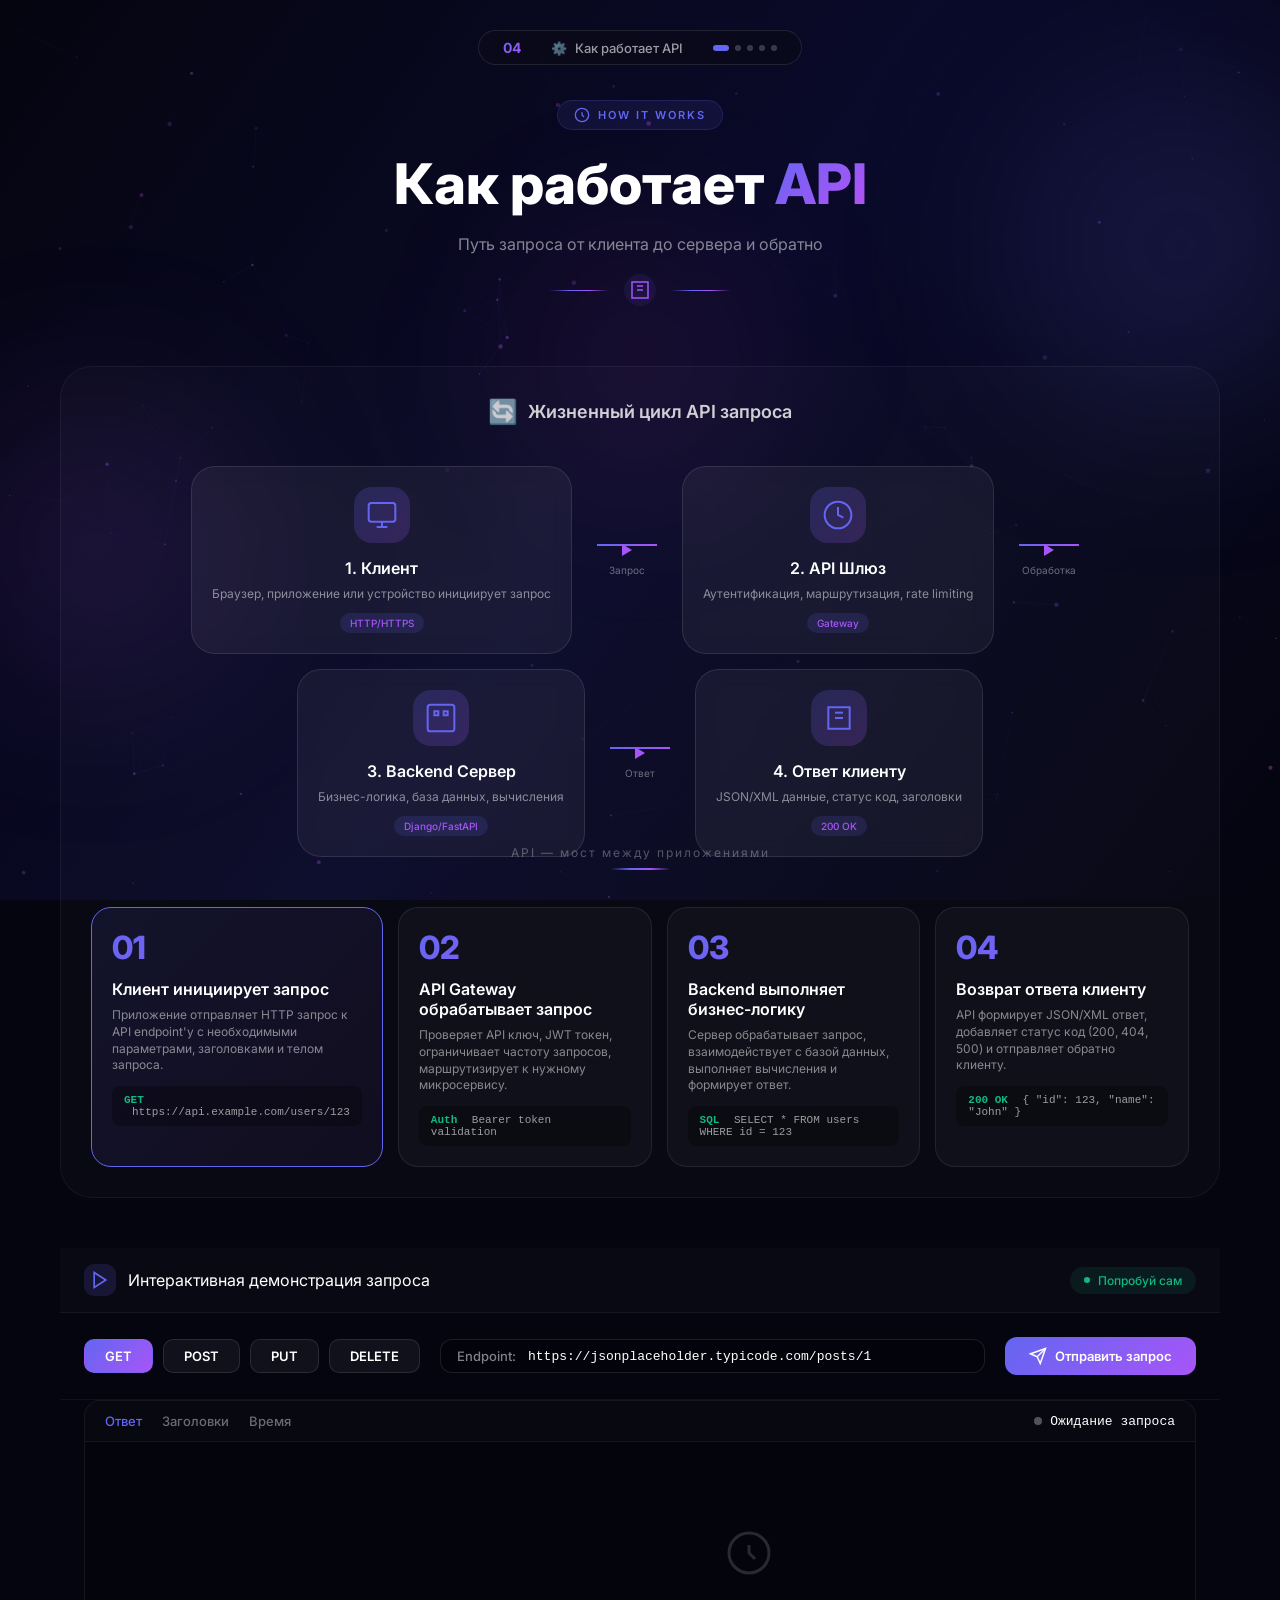
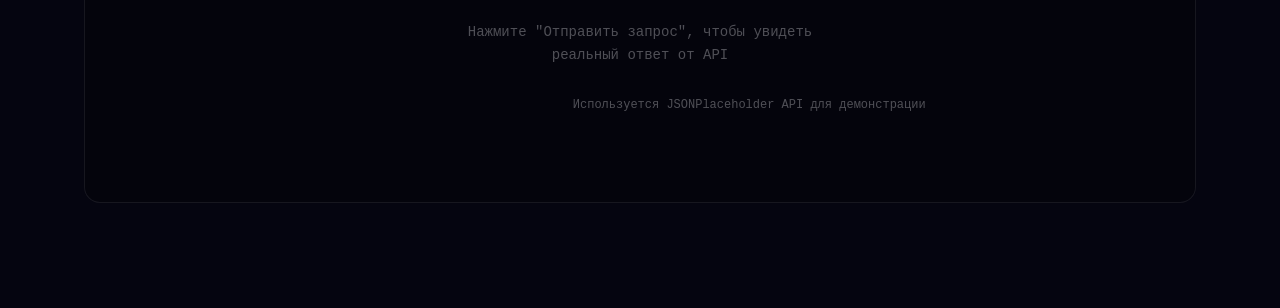
<file: pages/page4.html>
<!DOCTYPE html>
<html lang="ru">
<head>
    <meta charset="UTF-8">
    <meta name="viewport" content="width=device-width, initial-scale=1.0">
    <title>Как работает API? | Презентация</title>
    <link rel="stylesheet" href="../css/page4.css">
    <link href="https://fonts.googleapis.com/css2?family=Inter:opsz,wght@14..32,300;14..32,400;14..32,500;14..32,600;14..32,700;14..32,800&display=swap" rel="stylesheet">
</head>
<body>
    <!-- Анимированный фон -->
    <canvas id="bgCanvas"></canvas>
    
    <!-- Световые акценты -->
    <div class="light-accent accent-1"></div>
    <div class="light-accent accent-2"></div>
    <div class="light-accent accent-3"></div>
    
    <div class="page-container">
        <!-- Верхняя навигация -->
        <div class="page-nav">
            <div class="page-number">04</div>
            <div class="page-title">
                <span class="title-icon">⚙️</span>
                <span>Как работает API</span>
            </div>
            <div class="page-progress">
                <div class="progress-dots">
                    <span class="dot"></span>
                    <span class="dot"></span>
                    <span class="dot active"></span>
                    <span class="dot"></span>
                    <span class="dot"></span>
                </div>
            </div>
        </div>
        
        <!-- Основной контент -->
        <div class="content-wrapper">
            <!-- Заголовок -->
            <div class="header-section">
                <div class="section-badge">
                    <svg width="16" height="16" viewBox="0 0 24 24" fill="none" stroke="currentColor" stroke-width="2">
                        <circle cx="12" cy="12" r="10"/>
                        <path d="M12 8v4l3 3"/>
                    </svg>
                    <span>HOW IT WORKS</span>
                </div>
                <h1 class="main-title">
                    Как работает 
                    <span class="gradient-text">API</span>
                    <span class="title-cursor">?</span>
                </h1>
                <p class="main-subtitle">Путь запроса от клиента до сервера и обратно</p>
                <div class="title-decoration">
                    <div class="decoration-line"></div>
                    <div class="decoration-icon">
                        <svg width="24" height="24" viewBox="0 0 24 24" fill="none" stroke="currentColor" stroke-width="1.5">
                            <path d="M4 4h16v16H4z"/>
                            <path d="M9 8h6"/>
                            <path d="M9 12h6"/>
                        </svg>
                    </div>
                    <div class="decoration-line"></div>
                </div>
            </div>
            
            <!-- Интерактивная схема работы API -->
            <div class="schema-container">
                <div class="schema-title">
                    <span class="schema-icon">🔄</span>
                    <span>Жизненный цикл API запроса</span>
                </div>
                
                <div class="schema-flow" id="schemaFlow">
                    <!-- Клиент -->
                    <div class="flow-node client-node" data-step="1">
                        <div class="node-glow"></div>
                        <div class="node-icon">
                            <svg width="32" height="32" viewBox="0 0 24 24" fill="none" stroke="currentColor" stroke-width="1.5">
                                <rect x="2" y="3" width="20" height="14" rx="2" ry="2"/>
                                <line x1="8" y1="21" x2="16" y2="21"/>
                                <line x1="12" y1="17" x2="12" y2="21"/>
                            </svg>
                        </div>
                        <div class="node-title">1. Клиент</div>
                        <div class="node-desc">Браузер, приложение или устройство инициирует запрос</div>
                        <div class="node-badge">HTTP/HTTPS</div>
                    </div>
                    
                    <div class="flow-arrow arrow-1">
                        <div class="arrow-line"></div>
                        <div class="arrow-head"></div>
                        <div class="arrow-label">Запрос</div>
                    </div>
                    
                    <!-- API Шлюз -->
                    <div class="flow-node gateway-node" data-step="2">
                        <div class="node-glow"></div>
                        <div class="node-icon">
                            <svg width="32" height="32" viewBox="0 0 24 24" fill="none" stroke="currentColor" stroke-width="1.5">
                                <circle cx="12" cy="12" r="10"/>
                                <path d="M12 6v6l4 2"/>
                            </svg>
                        </div>
                        <div class="node-title">2. API Шлюз</div>
                        <div class="node-desc">Аутентификация, маршрутизация, rate limiting</div>
                        <div class="node-badge">Gateway</div>
                    </div>
                    
                    <div class="flow-arrow arrow-2">
                        <div class="arrow-line"></div>
                        <div class="arrow-head"></div>
                        <div class="arrow-label">Обработка</div>
                    </div>
                    
                    <!-- Сервер -->
                    <div class="flow-node server-node" data-step="3">
                        <div class="node-glow"></div>
                        <div class="node-icon">
                            <svg width="32" height="32" viewBox="0 0 24 24" fill="none" stroke="currentColor" stroke-width="1.5">
                                <rect x="2" y="2" width="20" height="20" rx="2"/>
                                <path d="M7 7h3v3H7z"/>
                                <path d="M14 7h3v3h-3z"/>
                            </svg>
                        </div>
                        <div class="node-title">3. Backend Сервер</div>
                        <div class="node-desc">Бизнес-логика, база данных, вычисления</div>
                        <div class="node-badge">Django/FastAPI</div>
                    </div>
                    
                    <div class="flow-arrow arrow-3">
                        <div class="arrow-line"></div>
                        <div class="arrow-head"></div>
                        <div class="arrow-label">Ответ</div>
                    </div>
                    
                    <!-- Ответ -->
                    <div class="flow-node response-node" data-step="4">
                        <div class="node-glow"></div>
                        <div class="node-icon">
                            <svg width="32" height="32" viewBox="0 0 24 24" fill="none" stroke="currentColor" stroke-width="1.5">
                                <path d="M4 4h16v16H4z"/>
                                <path d="M9 8h6"/>
                                <path d="M9 12h6"/>
                            </svg>
                        </div>
                        <div class="node-title">4. Ответ клиенту</div>
                        <div class="node-desc">JSON/XML данные, статус код, заголовки</div>
                        <div class="node-badge">200 OK</div>
                    </div>
                </div>
                
                <!-- Детальное описание шагов -->
                <div class="steps-detail" id="stepsDetail">
                    <div class="step-card active" data-step="1">
                        <div class="step-number">01</div>
                        <div class="step-content">
                            <h4>Клиент инициирует запрос</h4>
                            <p>Приложение отправляет HTTP запрос к API endpoint'у с необходимыми параметрами, заголовками и телом запроса.</p>
                            <div class="step-code">
                                <span class="code-method">GET</span>
                                <span class="code-url">https://api.example.com/users/123</span>
                            </div>
                        </div>
                    </div>
                    
                    <div class="step-card" data-step="2">
                        <div class="step-number">02</div>
                        <div class="step-content">
                            <h4>API Gateway обрабатывает запрос</h4>
                            <p>Проверяет API ключ, JWT токен, ограничивает частоту запросов, маршрутизирует к нужному микросервису.</p>
                            <div class="step-code">
                                <span class="code-method">Auth</span>
                                <span class="code-url">Bearer token validation</span>
                            </div>
                        </div>
                    </div>
                    
                    <div class="step-card" data-step="3">
                        <div class="step-number">03</div>
                        <div class="step-content">
                            <h4>Backend выполняет бизнес-логику</h4>
                            <p>Сервер обрабатывает запрос, взаимодействует с базой данных, выполняет вычисления и формирует ответ.</p>
                            <div class="step-code">
                                <span class="code-method">SQL</span>
                                <span class="code-url">SELECT * FROM users WHERE id = 123</span>
                            </div>
                        </div>
                    </div>
                    
                    <div class="step-card" data-step="4">
                        <div class="step-number">04</div>
                        <div class="step-content">
                            <h4>Возврат ответа клиенту</h4>
                            <p>API формирует JSON/XML ответ, добавляет статус код (200, 404, 500) и отправляет обратно клиенту.</p>
                            <div class="step-code">
                                <span class="code-method">200 OK</span>
                                <span class="code-url">{ "id": 123, "name": "John" }</span>
                            </div>
                        </div>
                    </div>
                </div>
            </div>
            
            <!-- Интерактивная демонстрация -->
            <div class="demo-section glass-card">
                <div class="demo-header">
                    <div class="demo-icon">
                        <svg width="20" height="20" viewBox="0 0 24 24" fill="none" stroke="currentColor" stroke-width="2">
                            <polygon points="5 3 19 12 5 21 5 3"/>
                        </svg>
                    </div>
                    <span>Интерактивная демонстрация запроса</span>
                    <div class="demo-badge">
                        <span class="badge-dot"></span>
                        Попробуй сам
                    </div>
                </div>
                
                <div class="demo-controls">
                    <div class="method-selector">
                        <button class="method-btn active" data-method="GET">GET</button>
                        <button class="method-btn" data-method="POST">POST</button>
                        <button class="method-btn" data-method="PUT">PUT</button>
                        <button class="method-btn" data-method="DELETE">DELETE</button>
                    </div>
                    
                    <div class="endpoint-input">
                        <span class="endpoint-label">Endpoint:</span>
                        <input type="text" class="endpoint-field" id="endpoint" value="https://jsonplaceholder.typicode.com/posts/1">
                    </div>
                    
                    <button class="send-btn" id="sendRequest">
                        <svg width="18" height="18" viewBox="0 0 24 24" fill="none" stroke="currentColor" stroke-width="2">
                            <line x1="22" y1="2" x2="11" y2="13"/>
                            <polygon points="22 2 15 22 11 13 2 9 22 2"/>
                        </svg>
                        Отправить запрос
                    </button>
                </div>
                
                <div class="response-area" id="responseArea">
                    <div class="response-header">
                        <div class="response-tabs">
                            <span class="response-tab active" data-tab="response">Ответ</span>
                            <span class="response-tab" data-tab="headers">Заголовки</span>
                            <span class="response-tab" data-tab="timing">Время</span>
                        </div>
                        <div class="status-code" id="statusCode">
                            <span class="status-dot"></span>
                            Ожидание запроса
                        </div>
                    </div>
                    <div class="response-body" id="responseBody">
                        <div class="placeholder-content">
                            <svg width="48" height="48" viewBox="0 0 24 24" fill="none" stroke="currentColor" stroke-width="1.5">
                                <circle cx="12" cy="12" r="10"/>
                                <path d="M12 8v4l3 3"/>
                            </svg>
                            <p>Нажмите "Отправить запрос", чтобы увидеть<br>реальный ответ от API</p>
                            <small>Используется JSONPlaceholder API для демонстрации</small>
                        </div>
                    </div>
                </div>
                
                <!-- Индикатор загрузки -->
                <div class="loading-overlay" id="loadingOverlay">
                    <div class="spinner"></div>
                    <span>Отправка запроса...</span>
                </div>
            </div>
        </div>
        
        <!-- Нижний индикатор -->
        <div class="bottom-indicator">
            <div class="indicator-text">API — мост между приложениями</div>
            <div class="indicator-line"></div>
        </div>
    </div>
    
    <script src="../js/page4.js"></script>
</body>
</html>
</file>
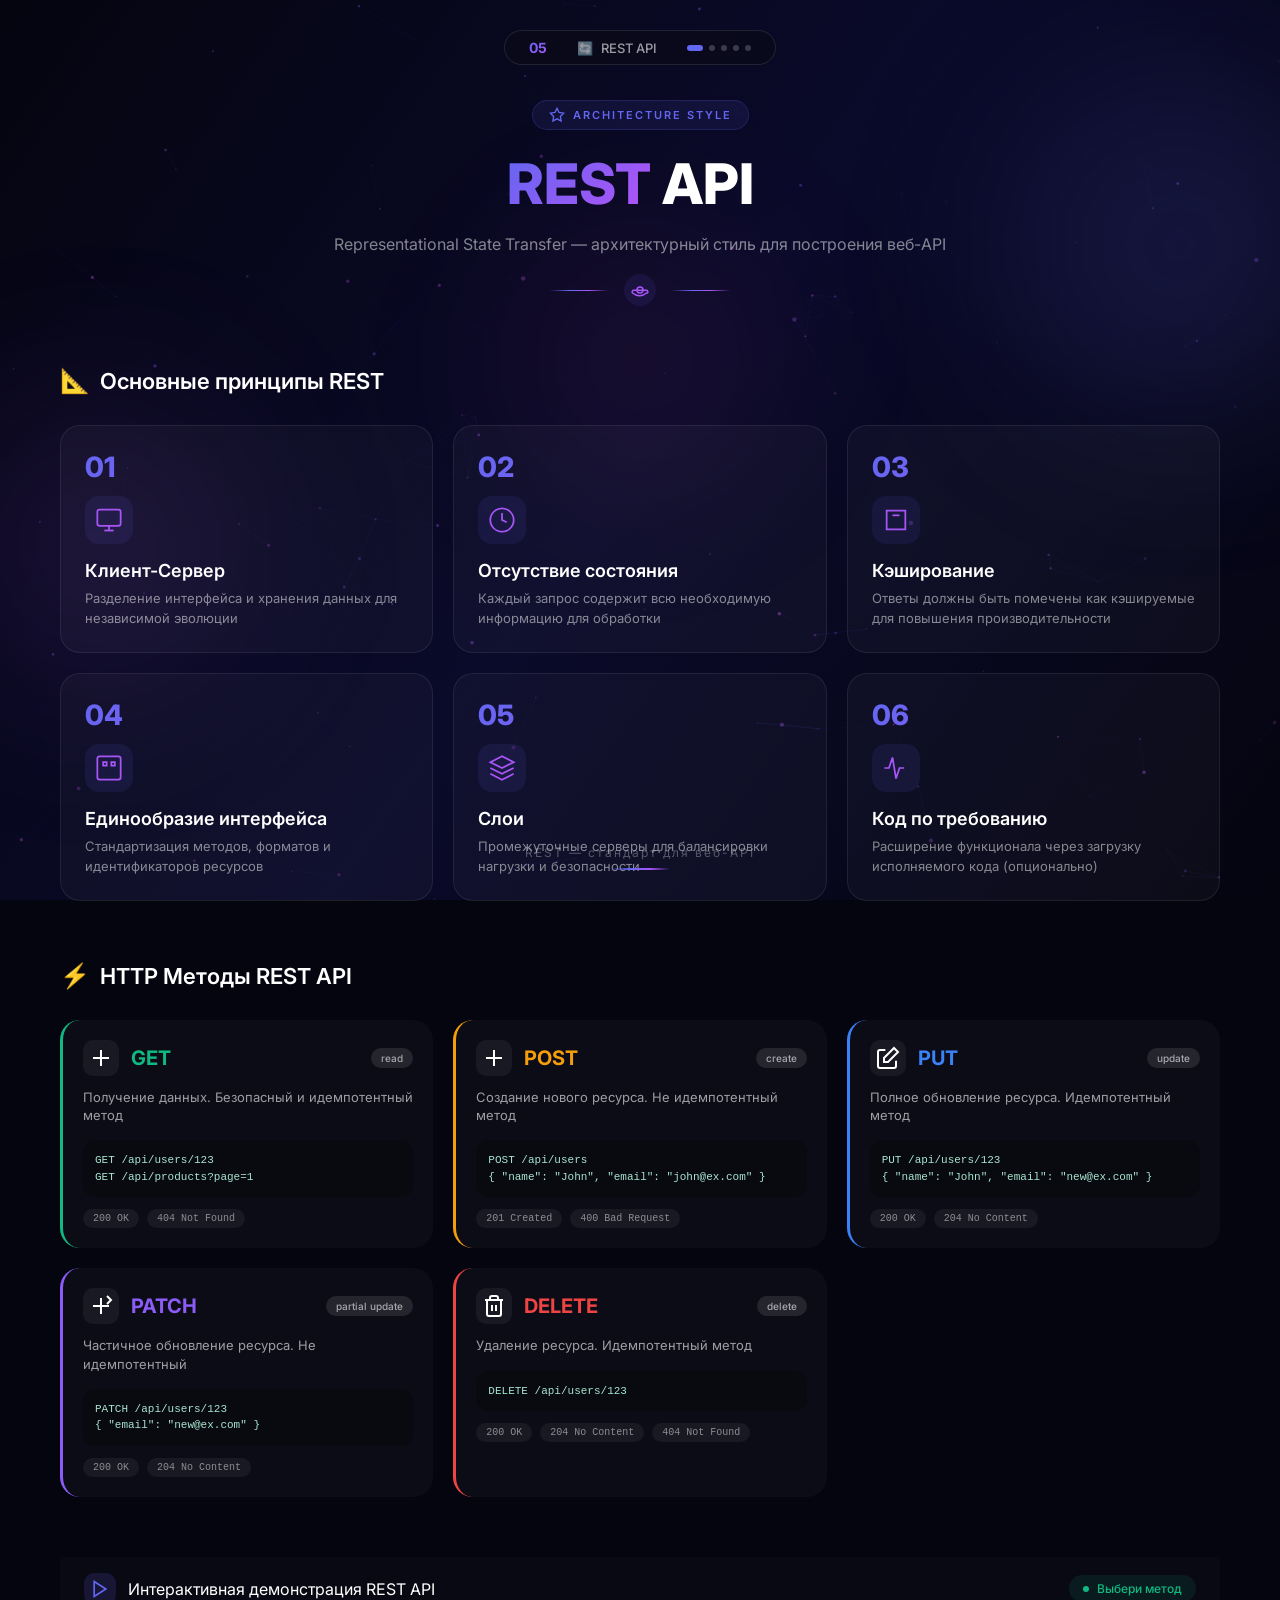
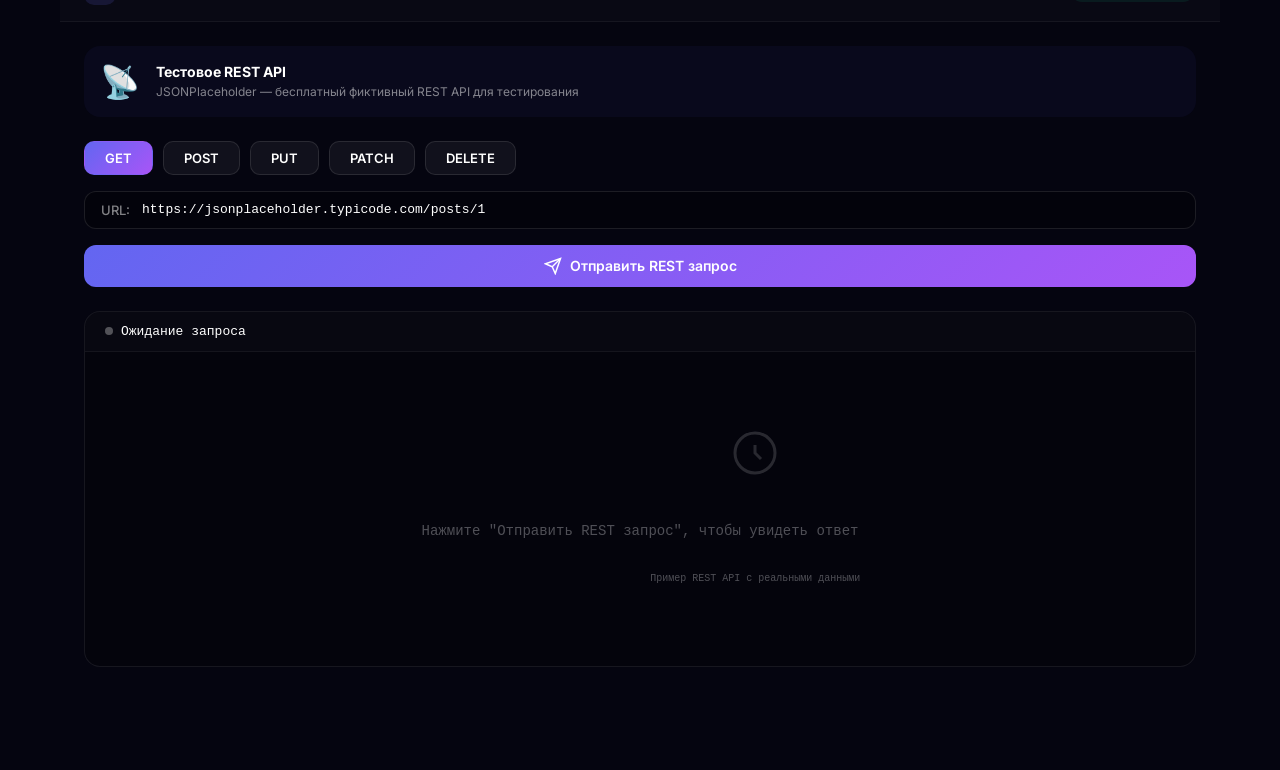
<file: pages/page5.html>
<!DOCTYPE html>
<html lang="ru">
<head>
    <meta charset="UTF-8">
    <meta name="viewport" content="width=device-width, initial-scale=1.0">
    <title>REST API | Презентация</title>
    <link rel="stylesheet" href="../css/page5.css">
    <link href="https://fonts.googleapis.com/css2?family=Inter:opsz,wght@14..32,300;14..32,400;14..32,500;14..32,600;14..32,700;14..32,800&display=swap" rel="stylesheet">
</head>
<body>
    <!-- Анимированный фон -->
    <canvas id="bgCanvas"></canvas>
    
    <!-- Световые акценты -->
    <div class="light-accent accent-1"></div>
    <div class="light-accent accent-2"></div>
    <div class="light-accent accent-3"></div>
    
    <div class="page-container">
        <!-- Верхняя навигация -->
        <div class="page-nav">
            <div class="page-number">05</div>
            <div class="page-title">
                <span class="title-icon">🔄</span>
                <span>REST API</span>
            </div>
            <div class="page-progress">
                <div class="progress-dots">
                    <span class="dot"></span>
                    <span class="dot"></span>
                    <span class="dot"></span>
                    <span class="dot active"></span>
                    <span class="dot"></span>
                </div>
            </div>
        </div>
        
        <!-- Основной контент -->
        <div class="content-wrapper">
            <!-- Заголовок -->
            <div class="header-section">
                <div class="section-badge">
                    <svg width="16" height="16" viewBox="0 0 24 24" fill="none" stroke="currentColor" stroke-width="2">
                        <polygon points="12 2 15.09 8.26 22 9.27 17 14.14 18.18 21.02 12 17.77 5.82 21.02 7 14.14 2 9.27 8.91 8.26 12 2"/>
                    </svg>
                    <span>ARCHITECTURE STYLE</span>
                </div>
                <h1 class="main-title">
                    <span class="gradient-text">REST</span> API
                    <span class="title-cursor"></span>
                </h1>
                <p class="main-subtitle">Representational State Transfer — архитектурный стиль для построения веб-API</p>
                <div class="title-decoration">
                    <div class="decoration-line"></div>
                    <div class="decoration-icon">
                        <svg width="24" height="24" viewBox="0 0 24 24" fill="none" stroke="currentColor" stroke-width="1.5">
                            <circle cx="12" cy="12" r="3"/>
                            <path d="M19.4 15a1.65 1.65 0 0 0 .33-1.82 1.65 1.65 0 0 0-1.51-1H5.78a1.65 1.65 0 0 0-1.51 1 1.65 1.65 0 0 0 .33 1.82l.04.04A10 10 0 0 0 12 17.66a10 10 0 0 0 6.36-2.62z"/>
                        </svg>
                    </div>
                    <div class="decoration-line"></div>
                </div>
            </div>
            
            <!-- Принципы REST -->
            <div class="principles-section">
                <div class="section-title-small">
                    <span class="title-icon-small">📐</span>
                    <h3>Основные принципы REST</h3>
                </div>
                <div class="principles-grid" id="principlesGrid">
                    <div class="principle-card" data-principle="1">
                        <div class="principle-number">01</div>
                        <div class="principle-icon">
                            <svg width="28" height="28" viewBox="0 0 24 24" fill="none" stroke="currentColor" stroke-width="1.5">
                                <rect x="2" y="3" width="20" height="14" rx="2" ry="2"/>
                                <line x1="8" y1="21" x2="16" y2="21"/>
                                <line x1="12" y1="17" x2="12" y2="21"/>
                            </svg>
                        </div>
                        <h4>Клиент-Сервер</h4>
                        <p>Разделение интерфейса и хранения данных для независимой эволюции</p>
                    </div>
                    
                    <div class="principle-card" data-principle="2">
                        <div class="principle-number">02</div>
                        <div class="principle-icon">
                            <svg width="28" height="28" viewBox="0 0 24 24" fill="none" stroke="currentColor" stroke-width="1.5">
                                <circle cx="12" cy="12" r="10"/>
                                <path d="M12 6v6l4 2"/>
                            </svg>
                        </div>
                        <h4>Отсутствие состояния</h4>
                        <p>Каждый запрос содержит всю необходимую информацию для обработки</p>
                    </div>
                    
                    <div class="principle-card" data-principle="3">
                        <div class="principle-number">03</div>
                        <div class="principle-icon">
                            <svg width="28" height="28" viewBox="0 0 24 24" fill="none" stroke="currentColor" stroke-width="1.5">
                                <path d="M4 4h16v16H4z"/>
                                <path d="M9 8h6"/>
                            </svg>
                        </div>
                        <h4>Кэширование</h4>
                        <p>Ответы должны быть помечены как кэшируемые для повышения производительности</p>
                    </div>
                    
                    <div class="principle-card" data-principle="4">
                        <div class="principle-number">04</div>
                        <div class="principle-icon">
                            <svg width="28" height="28" viewBox="0 0 24 24" fill="none" stroke="currentColor" stroke-width="1.5">
                                <rect x="2" y="2" width="20" height="20" rx="2"/>
                                <path d="M7 7h3v3H7z"/>
                                <path d="M14 7h3v3h-3z"/>
                            </svg>
                        </div>
                        <h4>Единообразие интерфейса</h4>
                        <p>Стандартизация методов, форматов и идентификаторов ресурсов</p>
                    </div>
                    
                    <div class="principle-card" data-principle="5">
                        <div class="principle-number">05</div>
                        <div class="principle-icon">
                            <svg width="28" height="28" viewBox="0 0 24 24" fill="none" stroke="currentColor" stroke-width="1.5">
                                <path d="M12 2L2 7l10 5 10-5-10-5zM2 17l10 5 10-5M2 12l10 5 10-5"/>
                            </svg>
                        </div>
                        <h4>Слои</h4>
                        <p>Промежуточные серверы для балансировки нагрузки и безопасности</p>
                    </div>
                    
                    <div class="principle-card" data-principle="6">
                        <div class="principle-number">06</div>
                        <div class="principle-icon">
                            <svg width="28" height="28" viewBox="0 0 24 24" fill="none" stroke="currentColor" stroke-width="1.5">
                                <path d="M2 12h4l3-9 3 18 3-9h4"/>
                            </svg>
                        </div>
                        <h4>Код по требованию</h4>
                        <p>Расширение функционала через загрузку исполняемого кода (опционально)</p>
                    </div>
                </div>
            </div>
            
            <!-- HTTP Методы -->
            <div class="methods-section">
                <div class="section-title-small">
                    <span class="title-icon-small">⚡</span>
                    <h3>HTTP Методы REST API</h3>
                </div>
                <div class="methods-grid" id="methodsGrid">
                    <div class="method-card method-get">
                        <div class="method-header">
                            <div class="method-icon">
                                <svg width="24" height="24" viewBox="0 0 24 24" fill="none" stroke="currentColor" stroke-width="2">
                                    <path d="M4 12h16M12 4v16"/>
                                </svg>
                            </div>
                            <span class="method-name">GET</span>
                            <span class="method-badge">read</span>
                        </div>
                        <div class="method-description">
                            Получение данных. Безопасный и идемпотентный метод
                        </div>
                        <div class="method-example">
                            <code>GET /api/users/123</code>
                            <code>GET /api/products?page=1</code>
                        </div>
                        <div class="method-response">
                            <span class="response-badge">200 OK</span>
                            <span class="response-badge">404 Not Found</span>
                        </div>
                    </div>
                    
                    <div class="method-card method-post">
                        <div class="method-header">
                            <div class="method-icon">
                                <svg width="24" height="24" viewBox="0 0 24 24" fill="none" stroke="currentColor" stroke-width="2">
                                    <path d="M12 4v16M4 12h16"/>
                                </svg>
                            </div>
                            <span class="method-name">POST</span>
                            <span class="method-badge">create</span>
                        </div>
                        <div class="method-description">
                            Создание нового ресурса. Не идемпотентный метод
                        </div>
                        <div class="method-example">
                            <code>POST /api/users</code>
                            <code>{ "name": "John", "email": "john@ex.com" }</code>
                        </div>
                        <div class="method-response">
                            <span class="response-badge">201 Created</span>
                            <span class="response-badge">400 Bad Request</span>
                        </div>
                    </div>
                    
                    <div class="method-card method-put">
                        <div class="method-header">
                            <div class="method-icon">
                                <svg width="24" height="24" viewBox="0 0 24 24" fill="none" stroke="currentColor" stroke-width="2">
                                    <path d="M20 14.66V20a2 2 0 0 1-2 2H4a2 2 0 0 1-2-2V6a2 2 0 0 1 2-2h5.34"/>
                                    <polygon points="18 2 22 6 12 16 8 16 8 12 18 2"/>
                                </svg>
                            </div>
                            <span class="method-name">PUT</span>
                            <span class="method-badge">update</span>
                        </div>
                        <div class="method-description">
                            Полное обновление ресурса. Идемпотентный метод
                        </div>
                        <div class="method-example">
                            <code>PUT /api/users/123</code>
                            <code>{ "name": "John", "email": "new@ex.com" }</code>
                        </div>
                        <div class="method-response">
                            <span class="response-badge">200 OK</span>
                            <span class="response-badge">204 No Content</span>
                        </div>
                    </div>
                    
                    <div class="method-card method-patch">
                        <div class="method-header">
                            <div class="method-icon">
                                <svg width="24" height="24" viewBox="0 0 24 24" fill="none" stroke="currentColor" stroke-width="2">
                                    <path d="M12 4v16M4 12h16"/>
                                    <path d="M18 2l4 4-4 4"/>
                                </svg>
                            </div>
                            <span class="method-name">PATCH</span>
                            <span class="method-badge">partial update</span>
                        </div>
                        <div class="method-description">
                            Частичное обновление ресурса. Не идемпотентный
                        </div>
                        <div class="method-example">
                            <code>PATCH /api/users/123</code>
                            <code>{ "email": "new@ex.com" }</code>
                        </div>
                        <div class="method-response">
                            <span class="response-badge">200 OK</span>
                            <span class="response-badge">204 No Content</span>
                        </div>
                    </div>
                    
                    <div class="method-card method-delete">
                        <div class="method-header">
                            <div class="method-icon">
                                <svg width="24" height="24" viewBox="0 0 24 24" fill="none" stroke="currentColor" stroke-width="2">
                                    <polyline points="3 6 5 6 21 6"/>
                                    <path d="M19 6v14a2 2 0 0 1-2 2H7a2 2 0 0 1-2-2V6m3 0V4a2 2 0 0 1 2-2h4a2 2 0 0 1 2 2v2"/>
                                    <line x1="10" y1="11" x2="10" y2="17"/>
                                    <line x1="14" y1="11" x2="14" y2="17"/>
                                </svg>
                            </div>
                            <span class="method-name">DELETE</span>
                            <span class="method-badge">delete</span>
                        </div>
                        <div class="method-description">
                            Удаление ресурса. Идемпотентный метод
                        </div>
                        <div class="method-example">
                            <code>DELETE /api/users/123</code>
                        </div>
                        <div class="method-response">
                            <span class="response-badge">200 OK</span>
                            <span class="response-badge">204 No Content</span>
                            <span class="response-badge">404 Not Found</span>
                        </div>
                    </div>
                </div>
            </div>
            
            <!-- Интерактивная демонстрация REST -->
            <div class="demo-section glass-card">
                <div class="demo-header">
                    <div class="demo-icon">
                        <svg width="20" height="20" viewBox="0 0 24 24" fill="none" stroke="currentColor" stroke-width="2">
                            <polygon points="5 3 19 12 5 21 5 3"/>
                        </svg>
                    </div>
                    <span>Интерактивная демонстрация REST API</span>
                    <div class="demo-badge">
                        <span class="badge-dot"></span>
                        Выбери метод
                    </div>
                </div>
                
                <div class="demo-api">
                    <div class="api-info">
                        <div class="api-info-icon">📡</div>
                        <div class="api-info-text">
                            <strong>Тестовое REST API</strong>
                            <span>JSONPlaceholder — бесплатный фиктивный REST API для тестирования</span>
                        </div>
                    </div>
                    
                    <div class="demo-controls">
                        <div class="method-selector">
                            <button class="rest-method-btn active" data-rest-method="GET">GET</button>
                            <button class="rest-method-btn" data-rest-method="POST">POST</button>
                            <button class="rest-method-btn" data-rest-method="PUT">PUT</button>
                            <button class="rest-method-btn" data-rest-method="PATCH">PATCH</button>
                            <button class="rest-method-btn" data-rest-method="DELETE">DELETE</button>
                        </div>
                        
                        <div class="endpoint-input">
                            <span class="endpoint-label">URL:</span>
                            <input type="text" class="endpoint-field" id="restEndpoint" value="https://jsonplaceholder.typicode.com/posts/1">
                        </div>
                        
                        <div class="body-input" id="requestBodyContainer" style="display: none;">
                            <span class="body-label">Body (JSON):</span>
                            <textarea class="body-field" id="requestBody" rows="3" placeholder='{
  "title": "foo",
  "body": "bar",
  "userId": 1
}'></textarea>
                        </div>
                        
                        <button class="send-rest-btn" id="sendRestRequest">
                            <svg width="18" height="18" viewBox="0 0 24 24" fill="none" stroke="currentColor" stroke-width="2">
                                <line x1="22" y1="2" x2="11" y2="13"/>
                                <polygon points="22 2 15 22 11 13 2 9 22 2"/>
                            </svg>
                            Отправить REST запрос
                        </button>
                    </div>
                    
                    <div class="rest-response-area">
                        <div class="rest-response-header">
                            <div class="rest-status" id="restStatus">
                                <span class="status-dot"></span>
                                Ожидание запроса
                            </div>
                            <div class="rest-timing" id="restTiming"></div>
                        </div>
                        <div class="rest-response-body" id="restResponseBody">
                            <div class="placeholder-content">
                                <svg width="48" height="48" viewBox="0 0 24 24" fill="none" stroke="currentColor" stroke-width="1.5">
                                    <circle cx="12" cy="12" r="10"/>
                                    <path d="M12 8v4l3 3"/>
                                </svg>
                                <p>Нажмите "Отправить REST запрос", чтобы увидеть ответ</p>
                                <small>Пример REST API с реальными данными</small>
                            </div>
                        </div>
                    </div>
                </div>
            </div>
        </div>
        
        <!-- Нижний индикатор -->
        <div class="bottom-indicator">
            <div class="indicator-text">REST — стандарт для веб-API</div>
            <div class="indicator-line"></div>
        </div>
    </div>
    
    <script src="../js/page5.js"></script>
</body>
</html>
</file>
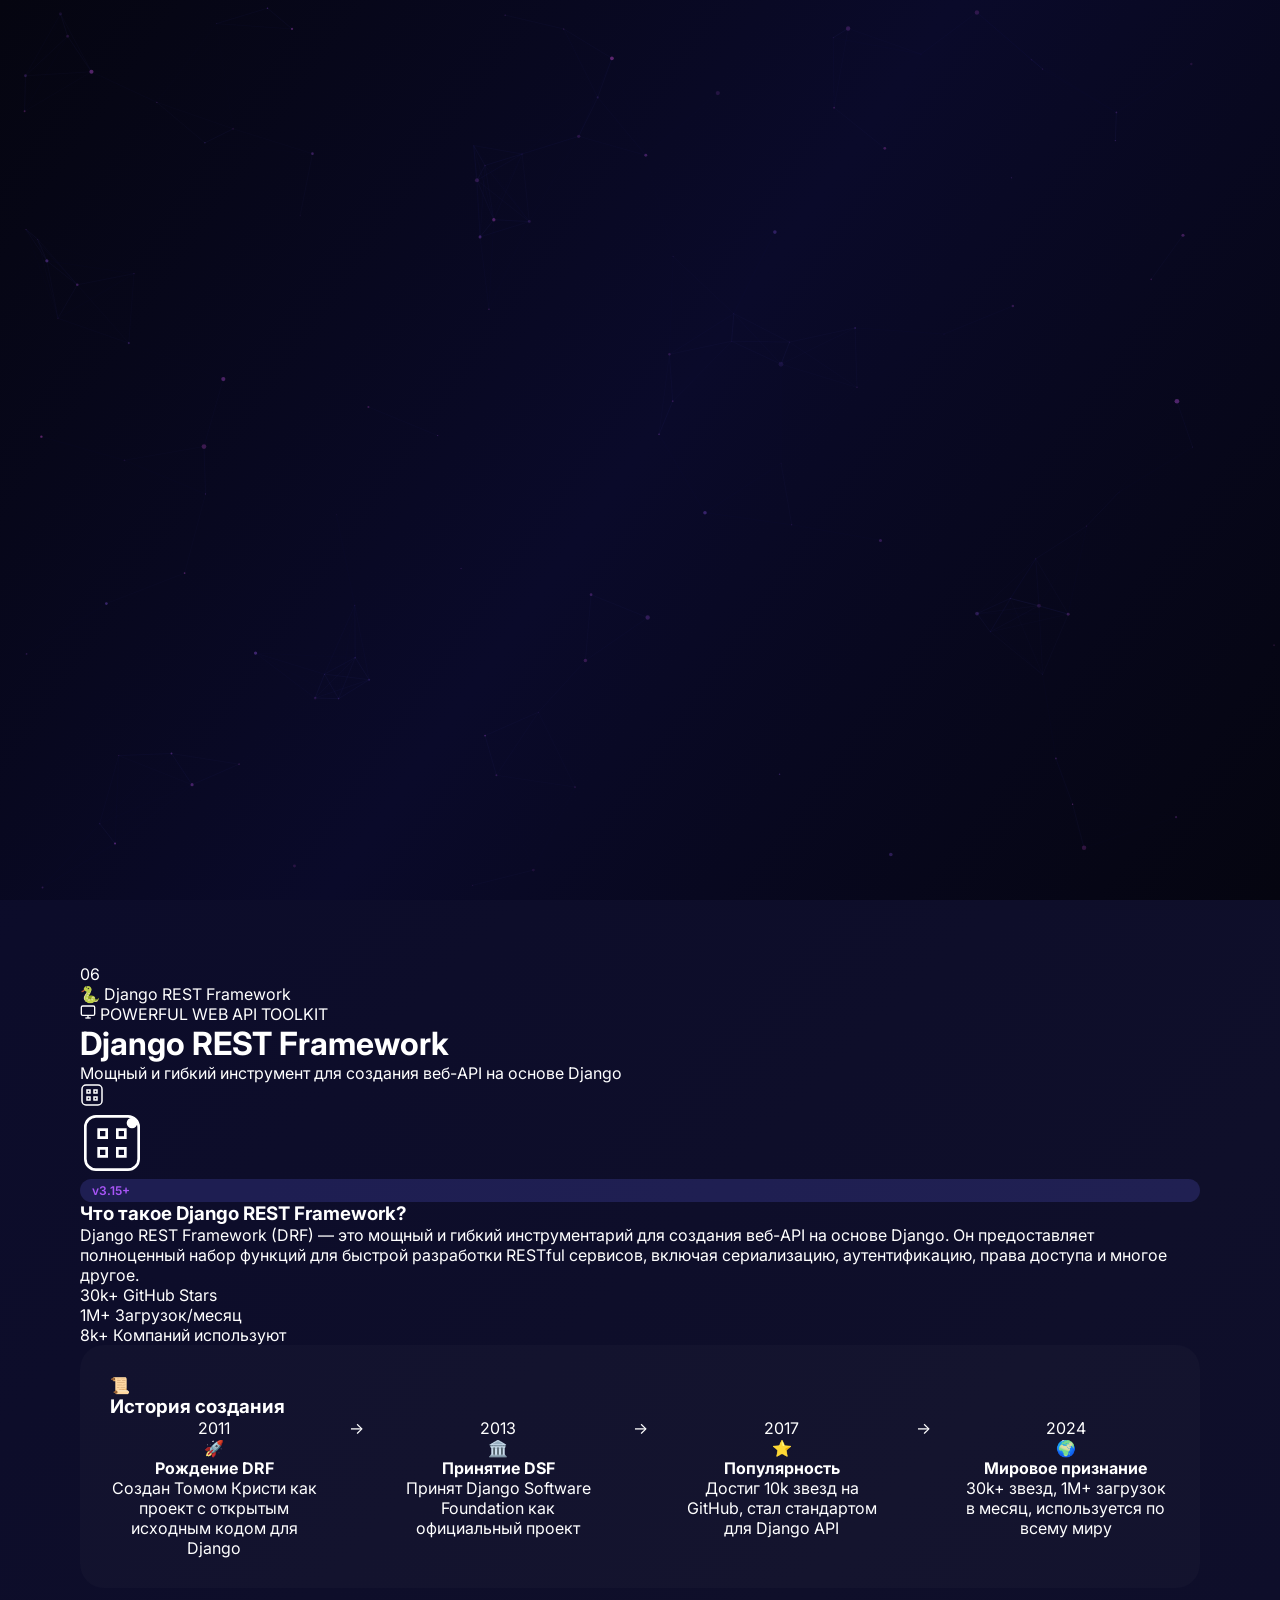
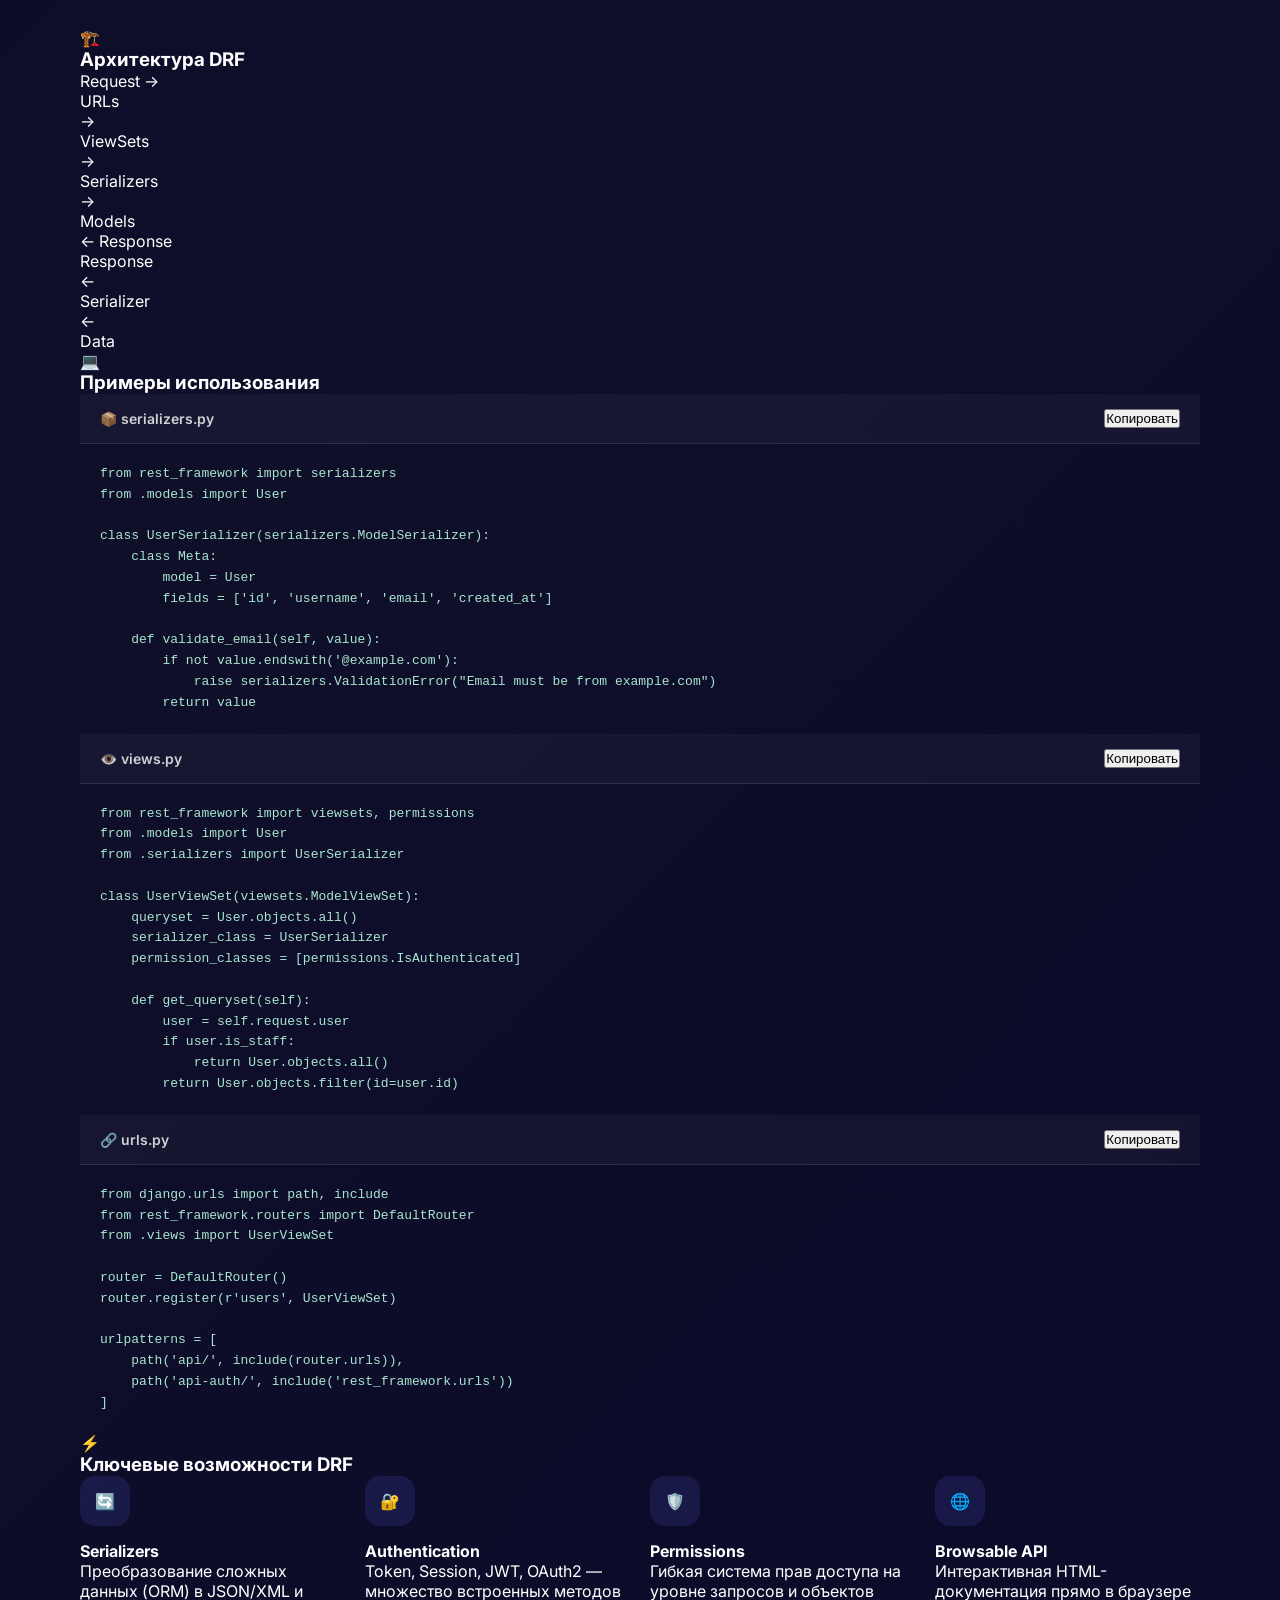
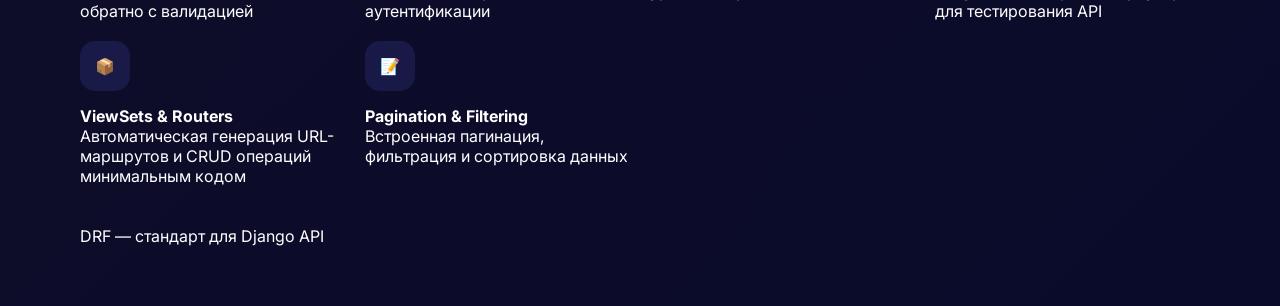
<file: pages/page6.html>
<!DOCTYPE html>
<html lang="ru">
<head>
    <meta charset="UTF-8">
    <meta name="viewport" content="width=device-width, initial-scale=1.0">
    <title>Django REST Framework | Презентация</title>
    <link rel="stylesheet" href="../css/page6.css">
    <link href="https://fonts.googleapis.com/css2?family=Inter:opsz,wght@14..32,300;14..32,400;14..32,500;14..32,600;14..32,700;14..32,800&display=swap" rel="stylesheet">
</head>
<body>
    <!-- Анимированный фон -->
    <canvas id="bgCanvas"></canvas>
    
    <!-- Световые акценты -->
    <div class="light-accent accent-1"></div>
    <div class="light-accent accent-2"></div>
    <div class="light-accent accent-3"></div>
    
    <div class="page-container">
        <!-- Верхняя навигация -->
        <div class="page-nav">
            <div class="page-number">06</div>
            <div class="page-title">
                <span class="title-icon">🐍</span>
                <span>Django REST Framework</span>
            </div>
            <div class="page-progress">
                <div class="progress-dots">
                    <span class="dot"></span>
                    <span class="dot"></span>
                    <span class="dot"></span>
                    <span class="dot"></span>
                    <span class="dot active"></span>
                </div>
            </div>
        </div>
        
        <!-- Основной контент -->
        <div class="content-wrapper">
            <!-- Заголовок -->
            <div class="header-section">
                <div class="section-badge">
                    <svg width="16" height="16" viewBox="0 0 24 24" fill="none" stroke="currentColor" stroke-width="2">
                        <rect x="2" y="3" width="20" height="14" rx="2" ry="2"/>
                        <line x1="8" y1="21" x2="16" y2="21"/>
                        <line x1="12" y1="17" x2="12" y2="21"/>
                    </svg>
                    <span>POWERFUL WEB API TOOLKIT</span>
                </div>
                <h1 class="main-title">
                    <span class="gradient-text">Django REST</span>
                    <span class="title-break">Framework</span>
                    <span class="title-cursor"></span>
                </h1>
                <p class="main-subtitle">Мощный и гибкий инструмент для создания веб-API на основе Django</p>
                <div class="title-decoration">
                    <div class="decoration-line"></div>
                    <div class="decoration-icon">
                        <svg width="24" height="24" viewBox="0 0 24 24" fill="none" stroke="currentColor" stroke-width="1.5">
                            <rect x="2" y="2" width="20" height="20" rx="4"/>
                            <path d="M7 7h3v3H7zM14 7h3v3h-3zM7 14h3v3H7zM14 14h3v3h-3z"/>
                        </svg>
                    </div>
                    <div class="decoration-line"></div>
                </div>
            </div>
            
            <!-- Введение в DRF -->
            <div class="intro-section glass-card">
                <div class="intro-logo">
                    <div class="logo-bg">
                        <svg width="64" height="64" viewBox="0 0 24 24" fill="none" stroke="currentColor" stroke-width="1">
                            <rect x="2" y="2" width="20" height="20" rx="4"/>
                            <path d="M7 7h3v3H7zM14 7h3v3h-3zM7 14h3v3H7zM14 14h3v3h-3z"/>
                            <circle cx="19.5" cy="4.5" r="1.5" fill="currentColor"/>
                        </svg>
                    </div>
                    <div class="version-badge">v3.15+</div>
                </div>
                <div class="intro-content">
                    <h3>Что такое Django REST Framework?</h3>
                    <p>Django REST Framework (DRF) — это мощный и гибкий инструментарий для создания веб-API на основе Django. Он предоставляет полноценный набор функций для быстрой разработки RESTful сервисов, включая сериализацию, аутентификацию, права доступа и многое другое.</p>
                    <div class="intro-stats">
                        <div class="stat-badge">
                            <span class="stat-number">30k+</span>
                            <span class="stat-label">GitHub Stars</span>
                        </div>
                        <div class="stat-badge">
                            <span class="stat-number">1M+</span>
                            <span class="stat-label">Загрузок/месяц</span>
                        </div>
                        <div class="stat-badge">
                            <span class="stat-number">8k+</span>
                            <span class="stat-label">Компаний используют</span>
                        </div>
                    </div>
                </div>
            </div>
            
            <!-- История создания -->
            <div class="history-section">
                <div class="section-title-small">
                    <span class="title-icon-small">📜</span>
                    <h3>История создания</h3>
                </div>
                <div class="timeline" id="timeline">
                    <div class="timeline-item" data-year="2011">
                        <div class="timeline-year">2011</div>
                        <div class="timeline-content">
                            <div class="timeline-icon">🚀</div>
                            <h4>Рождение DRF</h4>
                            <p>Создан Томом Кристи как проект с открытым исходным кодом для Django</p>
                        </div>
                    </div>
                    <div class="timeline-arrow">→</div>
                    <div class="timeline-item" data-year="2013">
                        <div class="timeline-year">2013</div>
                        <div class="timeline-content">
                            <div class="timeline-icon">🏛️</div>
                            <h4>Принятие DSF</h4>
                            <p>Принят Django Software Foundation как официальный проект</p>
                        </div>
                    </div>
                    <div class="timeline-arrow">→</div>
                    <div class="timeline-item" data-year="2017">
                        <div class="timeline-year">2017</div>
                        <div class="timeline-content">
                            <div class="timeline-icon">⭐</div>
                            <h4>Популярность</h4>
                            <p>Достиг 10k звезд на GitHub, стал стандартом для Django API</p>
                        </div>
                    </div>
                    <div class="timeline-arrow">→</div>
                    <div class="timeline-item" data-year="2024">
                        <div class="timeline-year">2024</div>
                        <div class="timeline-content">
                            <div class="timeline-icon">🌍</div>
                            <h4>Мировое признание</h4>
                            <p>30k+ звезд, 1M+ загрузок в месяц, используется по всему миру</p>
                        </div>
                    </div>
                </div>
            </div>
            
            <!-- Архитектура DRF -->
            <div class="architecture-section">
                <div class="section-title-small">
                    <span class="title-icon-small">🏗️</span>
                    <h3>Архитектура DRF</h3>
                </div>
                <div class="architecture-diagram" id="architectureDiagram">
                    <div class="arch-layer">
                        <div class="arch-layer-title">Request →</div>
                        <div class="arch-components">
                            <div class="arch-component">URLs</div>
                            <div class="arch-arrow">→</div>
                            <div class="arch-component">ViewSets</div>
                            <div class="arch-arrow">→</div>
                            <div class="arch-component">Serializers</div>
                            <div class="arch-arrow">→</div>
                            <div class="arch-component">Models</div>
                        </div>
                    </div>
                    <div class="arch-layer">
                        <div class="arch-layer-title">← Response</div>
                        <div class="arch-components reverse">
                            <div class="arch-component">Response</div>
                            <div class="arch-arrow">←</div>
                            <div class="arch-component">Serializer</div>
                            <div class="arch-arrow">←</div>
                            <div class="arch-component">Data</div>
                        </div>
                    </div>
                </div>
            </div>
            
            <!-- Примеры использования -->
            <div class="examples-section">
                <div class="section-title-small">
                    <span class="title-icon-small">💻</span>
                    <h3>Примеры использования</h3>
                </div>
                <div class="code-examples">
                    <div class="code-card">
                        <div class="code-header">
                            <div class="code-title">
                                <span class="code-icon">📦</span>
                                <span>serializers.py</span>
                            </div>
                            <button class="copy-code-btn" data-code="serializer">Копировать</button>
                        </div>
                        <pre class="code-block" id="serializerCode"><code>from rest_framework import serializers
from .models import User

class UserSerializer(serializers.ModelSerializer):
    class Meta:
        model = User
        fields = ['id', 'username', 'email', 'created_at']
    
    def validate_email(self, value):
        if not value.endswith('@example.com'):
            raise serializers.ValidationError("Email must be from example.com")
        return value</code></pre>
                    </div>
                    
                    <div class="code-card">
                        <div class="code-header">
                            <div class="code-title">
                                <span class="code-icon">👁️</span>
                                <span>views.py</span>
                            </div>
                            <button class="copy-code-btn" data-code="views">Копировать</button>
                        </div>
                        <pre class="code-block" id="viewsCode"><code>from rest_framework import viewsets, permissions
from .models import User
from .serializers import UserSerializer

class UserViewSet(viewsets.ModelViewSet):
    queryset = User.objects.all()
    serializer_class = UserSerializer
    permission_classes = [permissions.IsAuthenticated]
    
    def get_queryset(self):
        user = self.request.user
        if user.is_staff:
            return User.objects.all()
        return User.objects.filter(id=user.id)</code></pre>
                    </div>
                    
                    <div class="code-card">
                        <div class="code-header">
                            <div class="code-title">
                                <span class="code-icon">🔗</span>
                                <span>urls.py</span>
                            </div>
                            <button class="copy-code-btn" data-code="urls">Копировать</button>
                        </div>
                        <pre class="code-block" id="urlsCode"><code>from django.urls import path, include
from rest_framework.routers import DefaultRouter
from .views import UserViewSet

router = DefaultRouter()
router.register(r'users', UserViewSet)

urlpatterns = [
    path('api/', include(router.urls)),
    path('api-auth/', include('rest_framework.urls'))
]</code></pre>
                    </div>
                </div>
            </div>
            
            <!-- Ключевые возможности -->
            <div class="features-section">
                <div class="section-title-small">
                    <span class="title-icon-small">⚡</span>
                    <h3>Ключевые возможности DRF</h3>
                </div>
                <div class="features-grid">
                    <div class="feature-item">
                        <div class="feature-icon">🔄</div>
                        <div class="feature-content">
                            <h4>Serializers</h4>
                            <p>Преобразование сложных данных (ORM) в JSON/XML и обратно с валидацией</p>
                        </div>
                    </div>
                    <div class="feature-item">
                        <div class="feature-icon">🔐</div>
                        <div class="feature-content">
                            <h4>Authentication</h4>
                            <p>Token, Session, JWT, OAuth2 — множество встроенных методов аутентификации</p>
                        </div>
                    </div>
                    <div class="feature-item">
                        <div class="feature-icon">🛡️</div>
                        <div class="feature-content">
                            <h4>Permissions</h4>
                            <p>Гибкая система прав доступа на уровне запросов и объектов</p>
                        </div>
                    </div>
                    <div class="feature-item">
                        <div class="feature-icon">🌐</div>
                        <div class="feature-content">
                            <h4>Browsable API</h4>
                            <p>Интерактивная HTML-документация прямо в браузере для тестирования API</p>
                        </div>
                    </div>
                    <div class="feature-item">
                        <div class="feature-icon">📦</div>
                        <div class="feature-content">
                            <h4>ViewSets & Routers</h4>
                            <p>Автоматическая генерация URL-маршрутов и CRUD операций минимальным кодом</p>
                        </div>
                    </div>
                    <div class="feature-item">
                        <div class="feature-icon">📝</div>
                        <div class="feature-content">
                            <h4>Pagination & Filtering</h4>
                            <p>Встроенная пагинация, фильтрация и сортировка данных</p>
                        </div>
                    </div>
                </div>
            </div>
        </div>
        
        <!-- Нижний индикатор -->
        <div class="bottom-indicator">
            <div class="indicator-text">DRF — стандарт для Django API</div>
            <div class="indicator-line"></div>
        </div>
    </div>
    
    <script src="../js/page6.js"></script>
</body>
</html>
</file>
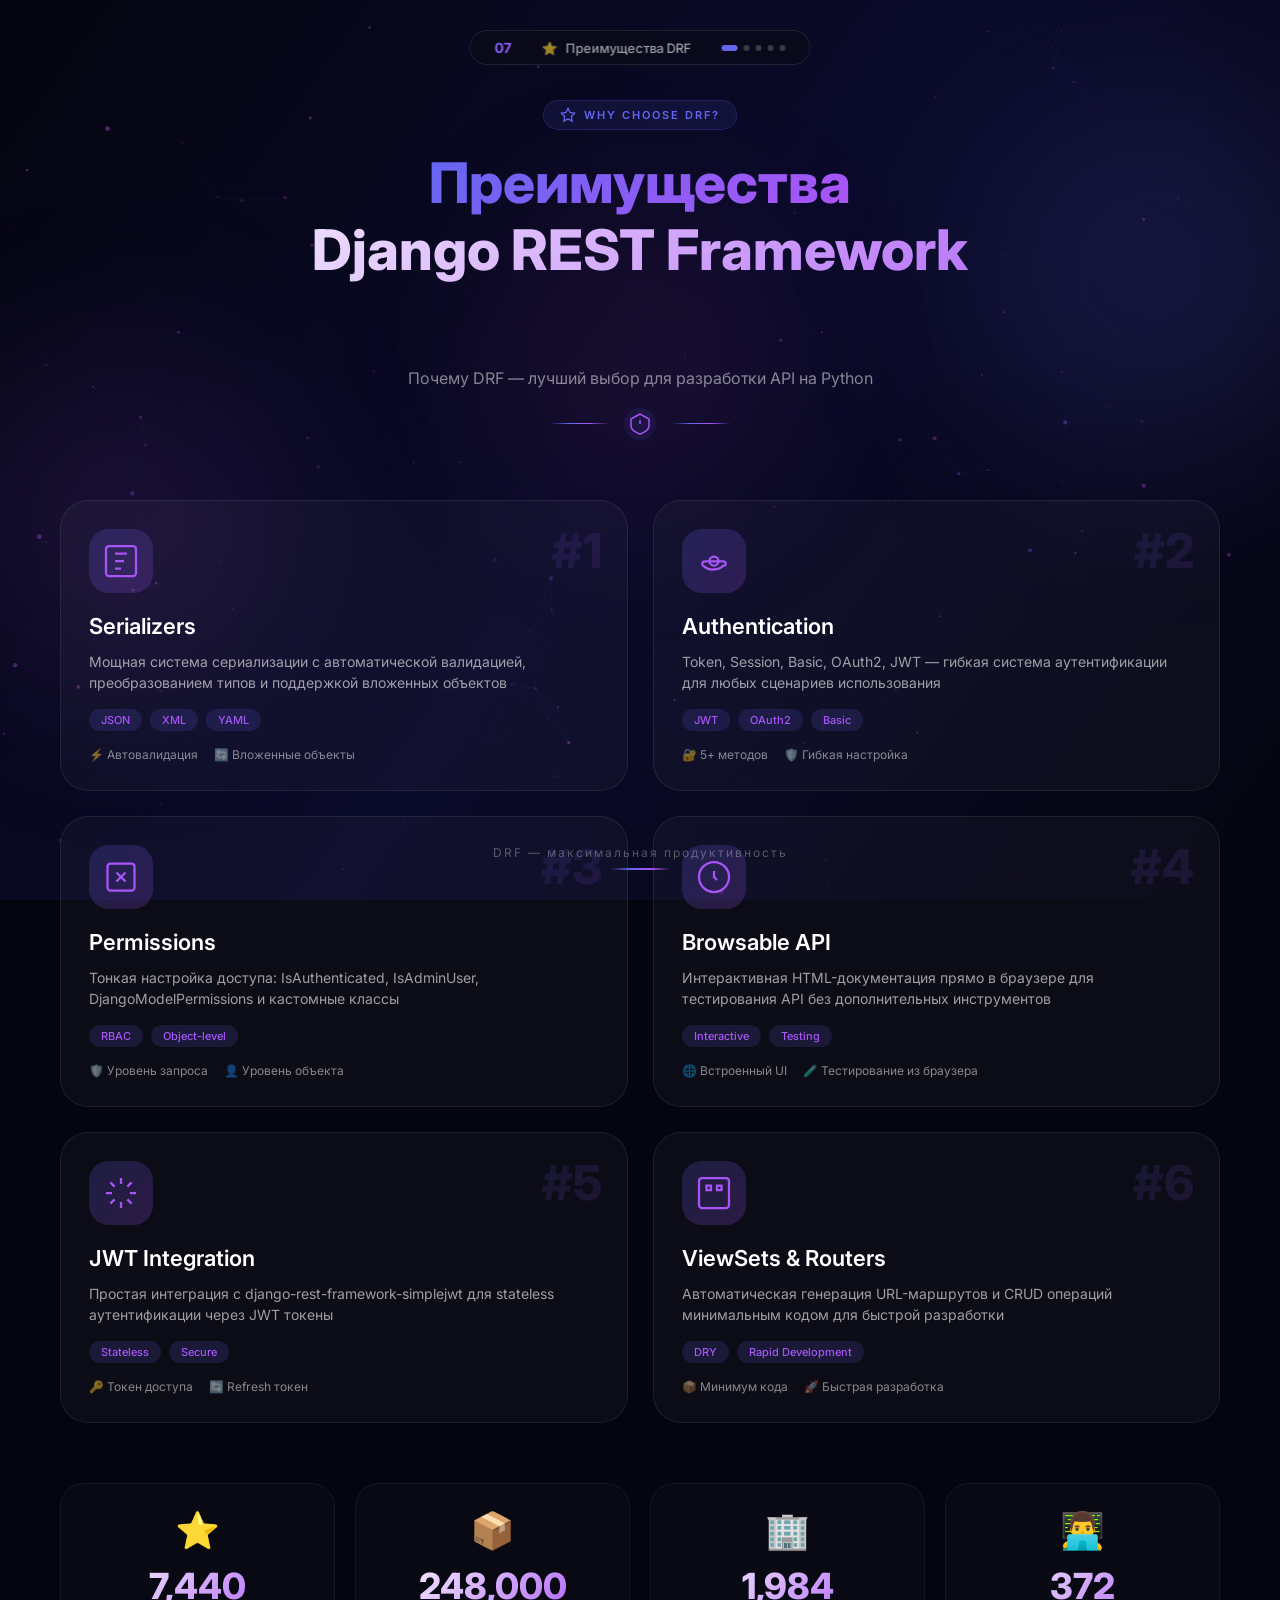
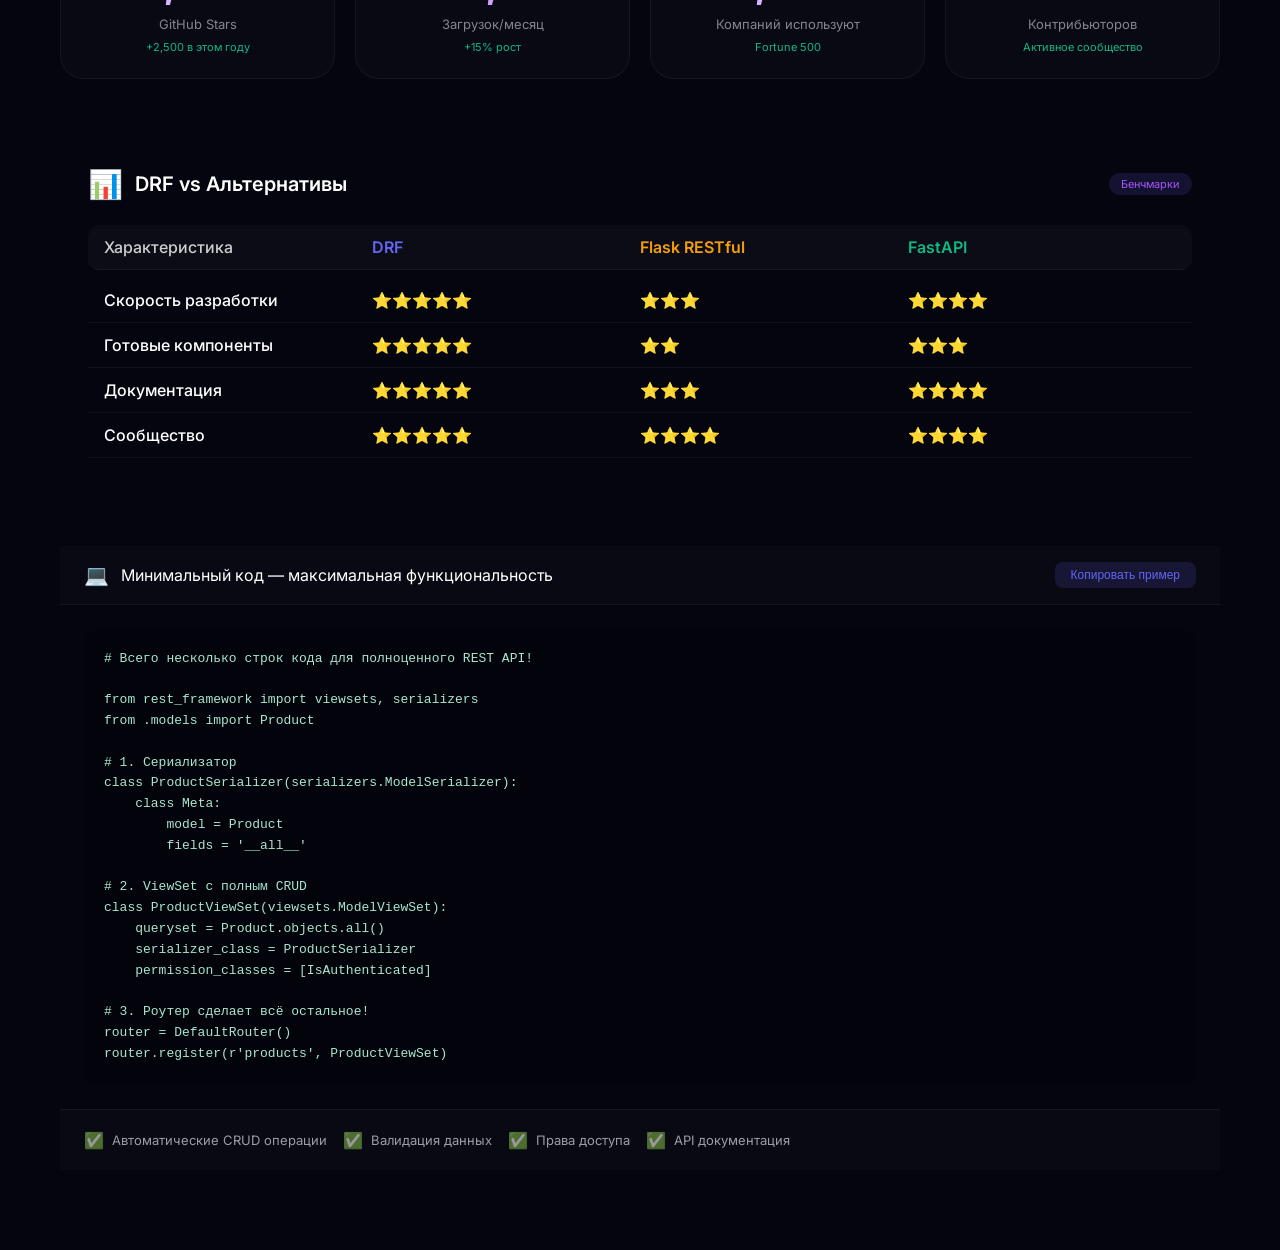
<file: pages/page7.html>
<!DOCTYPE html>
<html lang="ru">
<head>
    <meta charset="UTF-8">
    <meta name="viewport" content="width=device-width, initial-scale=1.0">
    <title>Преимущества DRF | Презентация</title>
    <link rel="stylesheet" href="../css/page7.css">
    <link href="https://fonts.googleapis.com/css2?family=Inter:opsz,wght@14..32,300;14..32,400;14..32,500;14..32,600;14..32,700;14..32,800&display=swap" rel="stylesheet">
</head>
<body>
    <!-- Анимированный фон -->
    <canvas id="bgCanvas"></canvas>
    
    <!-- Световые акценты -->
    <div class="light-accent accent-1"></div>
    <div class="light-accent accent-2"></div>
    <div class="light-accent accent-3"></div>
    
    <div class="page-container">
        <!-- Верхняя навигация -->
        <div class="page-nav">
            <div class="page-number">07</div>
            <div class="page-title">
                <span class="title-icon">⭐</span>
                <span>Преимущества DRF</span>
            </div>
            <div class="page-progress">
                <div class="progress-dots">
                    <span class="dot"></span>
                    <span class="dot"></span>
                    <span class="dot"></span>
                    <span class="dot"></span>
                    <span class="dot active"></span>
                </div>
            </div>
        </div>
        
        <!-- Основной контент -->
        <div class="content-wrapper">
            <!-- Заголовок -->
            <div class="header-section">
                <div class="section-badge">
                    <svg width="16" height="16" viewBox="0 0 24 24" fill="none" stroke="currentColor" stroke-width="2">
                        <polygon points="12 2 15.09 8.26 22 9.27 17 14.14 18.18 21.02 12 17.77 5.82 21.02 7 14.14 2 9.27 8.91 8.26 12 2"/>
                    </svg>
                    <span>WHY CHOOSE DRF?</span>
                </div>
                <h1 class="main-title">
                    <span class="gradient-text">Преимущества</span>
                    <span class="title-break">Django REST Framework</span>
                    <span class="title-cursor"></span>
                </h1>
                <p class="main-subtitle">Почему DRF — лучший выбор для разработки API на Python</p>
                <div class="title-decoration">
                    <div class="decoration-line"></div>
                    <div class="decoration-icon">
                        <svg width="24" height="24" viewBox="0 0 24 24" fill="none" stroke="currentColor" stroke-width="1.5">
                            <path d="M12 2L3 7v7c0 5 9 8 9 8s9-3 9-8V7l-9-5z"/>
                            <path d="M12 8v4M12 16h.01"/>
                        </svg>
                    </div>
                    <div class="decoration-line"></div>
                </div>
            </div>
            
            <!-- Главные преимущества (крупные карточки) -->
            <div class="advantages-grid" id="advantagesGrid">
                <div class="advantage-card" data-advantage="serializers">
                    <div class="card-number">#1</div>
                    <div class="card-glow"></div>
                    <div class="card-icon-wrapper">
                        <div class="card-icon">
                            <svg width="36" height="36" viewBox="0 0 24 24" fill="none" stroke="currentColor" stroke-width="1.5">
                                <rect x="2" y="2" width="20" height="20" rx="2"/>
                                <path d="M8 7h8M8 12h6M8 17h4"/>
                            </svg>
                        </div>
                    </div>
                    <h3>Serializers</h3>
                    <p>Мощная система сериализации с автоматической валидацией, преобразованием типов и поддержкой вложенных объектов</p>
                    <div class="advantage-tags">
                        <span>JSON</span>
                        <span>XML</span>
                        <span>YAML</span>
                    </div>
                    <div class="advantage-stats">
                        <div class="stat">⚡ Автовалидация</div>
                        <div class="stat">🔄 Вложенные объекты</div>
                    </div>
                </div>
                
                <div class="advantage-card" data-advantage="auth">
                    <div class="card-number">#2</div>
                    <div class="card-glow"></div>
                    <div class="card-icon-wrapper">
                        <div class="card-icon">
                            <svg width="36" height="36" viewBox="0 0 24 24" fill="none" stroke="currentColor" stroke-width="1.5">
                                <circle cx="12" cy="12" r="3"/>
                                <path d="M19.4 15a1.65 1.65 0 0 0 .33-1.82 1.65 1.65 0 0 0-1.51-1H5.78a1.65 1.65 0 0 0-1.51 1 1.65 1.65 0 0 0 .33 1.82l.04.04A10 10 0 0 0 12 17.66a10 10 0 0 0 6.36-2.62z"/>
                            </svg>
                        </div>
                    </div>
                    <h3>Authentication</h3>
                    <p>Token, Session, Basic, OAuth2, JWT — гибкая система аутентификации для любых сценариев использования</p>
                    <div class="advantage-tags">
                        <span>JWT</span>
                        <span>OAuth2</span>
                        <span>Basic</span>
                    </div>
                    <div class="advantage-stats">
                        <div class="stat">🔐 5+ методов</div>
                        <div class="stat">🛡️ Гибкая настройка</div>
                    </div>
                </div>
                
                <div class="advantage-card" data-advantage="permissions">
                    <div class="card-number">#3</div>
                    <div class="card-glow"></div>
                    <div class="card-icon-wrapper">
                        <div class="card-icon">
                            <svg width="36" height="36" viewBox="0 0 24 24" fill="none" stroke="currentColor" stroke-width="1.5">
                                <rect x="3" y="3" width="18" height="18" rx="2"/>
                                <line x1="9" y1="9" x2="15" y2="15"/>
                                <line x1="15" y1="9" x2="9" y2="15"/>
                            </svg>
                        </div>
                    </div>
                    <h3>Permissions</h3>
                    <p>Тонкая настройка доступа: IsAuthenticated, IsAdminUser, DjangoModelPermissions и кастомные классы</p>
                    <div class="advantage-tags">
                        <span>RBAC</span>
                        <span>Object-level</span>
                    </div>
                    <div class="advantage-stats">
                        <div class="stat">🛡️ Уровень запроса</div>
                        <div class="stat">👤 Уровень объекта</div>
                    </div>
                </div>
                
                <div class="advantage-card" data-advantage="browsable">
                    <div class="card-number">#4</div>
                    <div class="card-glow"></div>
                    <div class="card-icon-wrapper">
                        <div class="card-icon">
                            <svg width="36" height="36" viewBox="0 0 24 24" fill="none" stroke="currentColor" stroke-width="1.5">
                                <circle cx="12" cy="12" r="10"/>
                                <path d="M12 8v4l2 2"/>
                            </svg>
                        </div>
                    </div>
                    <h3>Browsable API</h3>
                    <p>Интерактивная HTML-документация прямо в браузере для тестирования API без дополнительных инструментов</p>
                    <div class="advantage-tags">
                        <span>Interactive</span>
                        <span>Testing</span>
                    </div>
                    <div class="advantage-stats">
                        <div class="stat">🌐 Встроенный UI</div>
                        <div class="stat">🧪 Тестирование из браузера</div>
                    </div>
                </div>
                
                <div class="advantage-card" data-advantage="jwt">
                    <div class="card-number">#5</div>
                    <div class="card-glow"></div>
                    <div class="card-icon-wrapper">
                        <div class="card-icon">
                            <svg width="36" height="36" viewBox="0 0 24 24" fill="none" stroke="currentColor" stroke-width="1.5">
                                <path d="M12 2v4M12 18v4M4.93 4.93l2.83 2.83M16.24 16.24l2.83 2.83M2 12h4M18 12h4M4.93 19.07l2.83-2.83M16.24 7.76l2.83-2.83"/>
                            </svg>
                        </div>
                    </div>
                    <h3>JWT Integration</h3>
                    <p>Простая интеграция с django-rest-framework-simplejwt для stateless аутентификации через JWT токены</p>
                    <div class="advantage-tags">
                        <span>Stateless</span>
                        <span>Secure</span>
                    </div>
                    <div class="advantage-stats">
                        <div class="stat">🔑 Токен доступа</div>
                        <div class="stat">🔄 Refresh токен</div>
                    </div>
                </div>
                
                <div class="advantage-card" data-advantage="viewsets">
                    <div class="card-number">#6</div>
                    <div class="card-glow"></div>
                    <div class="card-icon-wrapper">
                        <div class="card-icon">
                            <svg width="36" height="36" viewBox="0 0 24 24" fill="none" stroke="currentColor" stroke-width="1.5">
                                <rect x="2" y="2" width="20" height="20" rx="2"/>
                                <path d="M7 7h3v3H7z"/>
                                <path d="M14 7h3v3h-3z"/>
                            </svg>
                        </div>
                    </div>
                    <h3>ViewSets & Routers</h3>
                    <p>Автоматическая генерация URL-маршрутов и CRUD операций минимальным кодом для быстрой разработки</p>
                    <div class="advantage-tags">
                        <span>DRY</span>
                        <span>Rapid Development</span>
                    </div>
                    <div class="advantage-stats">
                        <div class="stat">📦 Минимум кода</div>
                        <div class="stat">🚀 Быстрая разработка</div>
                    </div>
                </div>
            </div>
            
            <!-- Статистика DRF -->
            <div class="stats-section">
                <div class="stats-grid" id="statsGrid">
                    <div class="stat-card">
                        <div class="stat-icon">⭐</div>
                        <div class="stat-number" data-target="30000">0</div>
                        <div class="stat-label">GitHub Stars</div>
                        <div class="stat-trend">+2,500 в этом году</div>
                    </div>
                    <div class="stat-card">
                        <div class="stat-icon">📦</div>
                        <div class="stat-number" data-target="1000000">0</div>
                        <div class="stat-label">Загрузок/месяц</div>
                        <div class="stat-trend">+15% рост</div>
                    </div>
                    <div class="stat-card">
                        <div class="stat-icon">🏢</div>
                        <div class="stat-number" data-target="8000">0</div>
                        <div class="stat-label">Компаний используют</div>
                        <div class="stat-trend">Fortune 500</div>
                    </div>
                    <div class="stat-card">
                        <div class="stat-icon">👨‍💻</div>
                        <div class="stat-number" data-target="1500">0</div>
                        <div class="stat-label">Контрибьюторов</div>
                        <div class="stat-trend">Активное сообщество</div>
                    </div>
                </div>
            </div>
            
            <!-- Сравнение с альтернативами -->
            <div class="comparison-section glass-card">
                <div class="comparison-header">
                    <div class="comparison-icon">📊</div>
                    <h3>DRF vs Альтернативы</h3>
                    <span class="comparison-badge">Бенчмарки</span>
                </div>
                <div class="comparison-table">
                    <div class="comparison-row header">
                        <div class="col-feature">Характеристика</div>
                        <div class="col-drf">DRF</div>
                        <div class="col-flask">Flask RESTful</div>
                        <div class="col-fastapi">FastAPI</div>
                    </div>
                    <div class="comparison-row">
                        <div class="col-feature">Скорость разработки</div>
                        <div class="col-drf">⭐⭐⭐⭐⭐</div>
                        <div class="col-flask">⭐⭐⭐</div>
                        <div class="col-fastapi">⭐⭐⭐⭐</div>
                    </div>
                    <div class="comparison-row">
                        <div class="col-feature">Готовые компоненты</div>
                        <div class="col-drf">⭐⭐⭐⭐⭐</div>
                        <div class="col-flask">⭐⭐</div>
                        <div class="col-fastapi">⭐⭐⭐</div>
                    </div>
                    <div class="comparison-row">
                        <div class="col-feature">Документация</div>
                        <div class="col-drf">⭐⭐⭐⭐⭐</div>
                        <div class="col-flask">⭐⭐⭐</div>
                        <div class="col-fastapi">⭐⭐⭐⭐</div>
                    </div>
                    <div class="comparison-row">
                        <div class="col-feature">Сообщество</div>
                        <div class="col-drf">⭐⭐⭐⭐⭐</div>
                        <div class="col-flask">⭐⭐⭐⭐</div>
                        <div class="col-fastapi">⭐⭐⭐⭐</div>
                    </div>
                </div>
            </div>
            
            <!-- Преимущество в коде -->
            <div class="code-showcase glass-card">
                <div class="code-showcase-header">
                    <div class="code-icon">💻</div>
                    <span>Минимальный код — максимальная функциональность</span>
                    <button class="copy-showcase-btn" id="copyShowcaseBtn">Копировать пример</button>
                </div>
                <div class="code-showcase-content">
                    <pre class="code-showcase-block"><code># Всего несколько строк кода для полноценного REST API!

from rest_framework import viewsets, serializers
from .models import Product

# 1. Сериализатор
class ProductSerializer(serializers.ModelSerializer):
    class Meta:
        model = Product
        fields = '__all__'

# 2. ViewSet с полным CRUD
class ProductViewSet(viewsets.ModelViewSet):
    queryset = Product.objects.all()
    serializer_class = ProductSerializer
    permission_classes = [IsAuthenticated]

# 3. Роутер сделает всё остальное!
router = DefaultRouter()
router.register(r'products', ProductViewSet)</code></pre>
                </div>
                <div class="code-benefits">
                    <div class="benefit-item">
                        <span class="benefit-icon">✅</span>
                        <span>Автоматические CRUD операции</span>
                    </div>
                    <div class="benefit-item">
                        <span class="benefit-icon">✅</span>
                        <span>Валидация данных</span>
                    </div>
                    <div class="benefit-item">
                        <span class="benefit-icon">✅</span>
                        <span>Права доступа</span>
                    </div>
                    <div class="benefit-item">
                        <span class="benefit-icon">✅</span>
                        <span>API документация</span>
                    </div>
                </div>
            </div>
        </div>
        
        <!-- Нижний индикатор -->
        <div class="bottom-indicator">
            <div class="indicator-text">DRF — максимальная продуктивность</div>
            <div class="indicator-line"></div>
        </div>
    </div>
    
    <script src="../js/page7.js"></script>
</body>
</html>
</file>
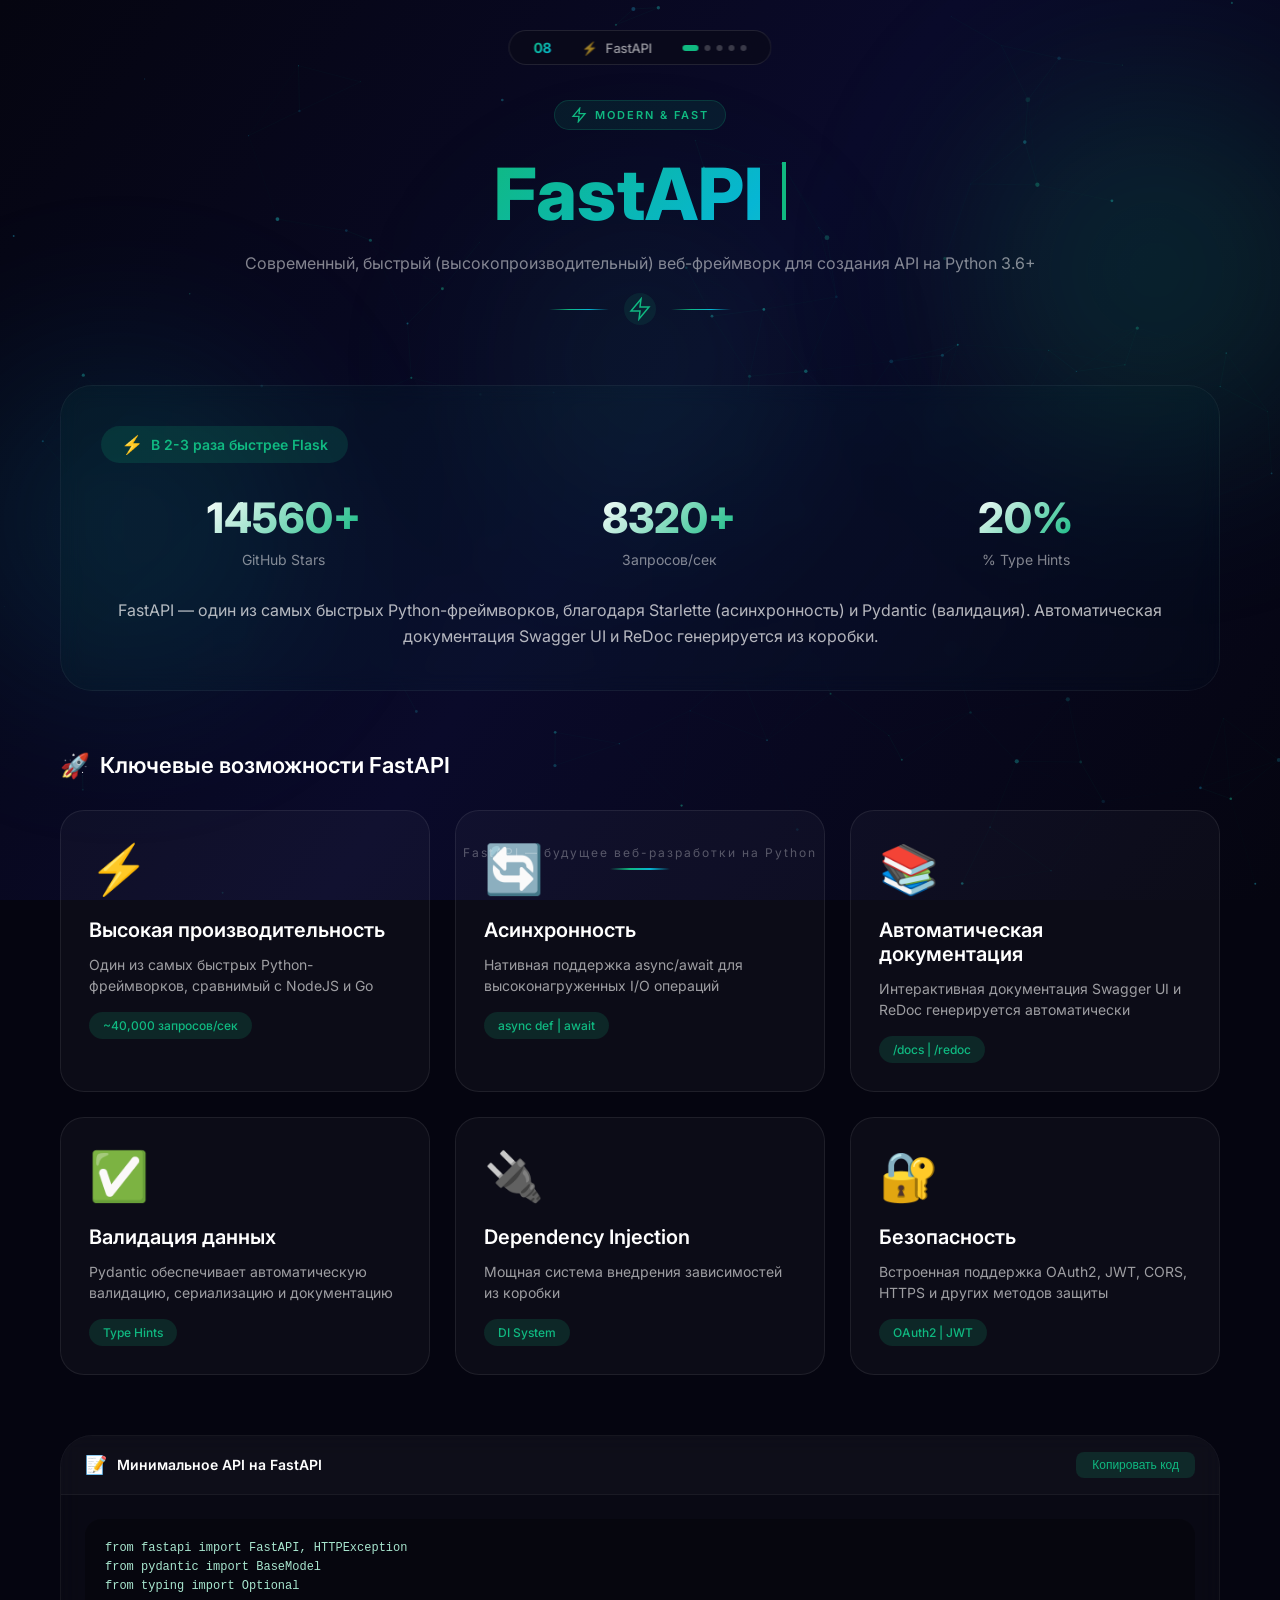
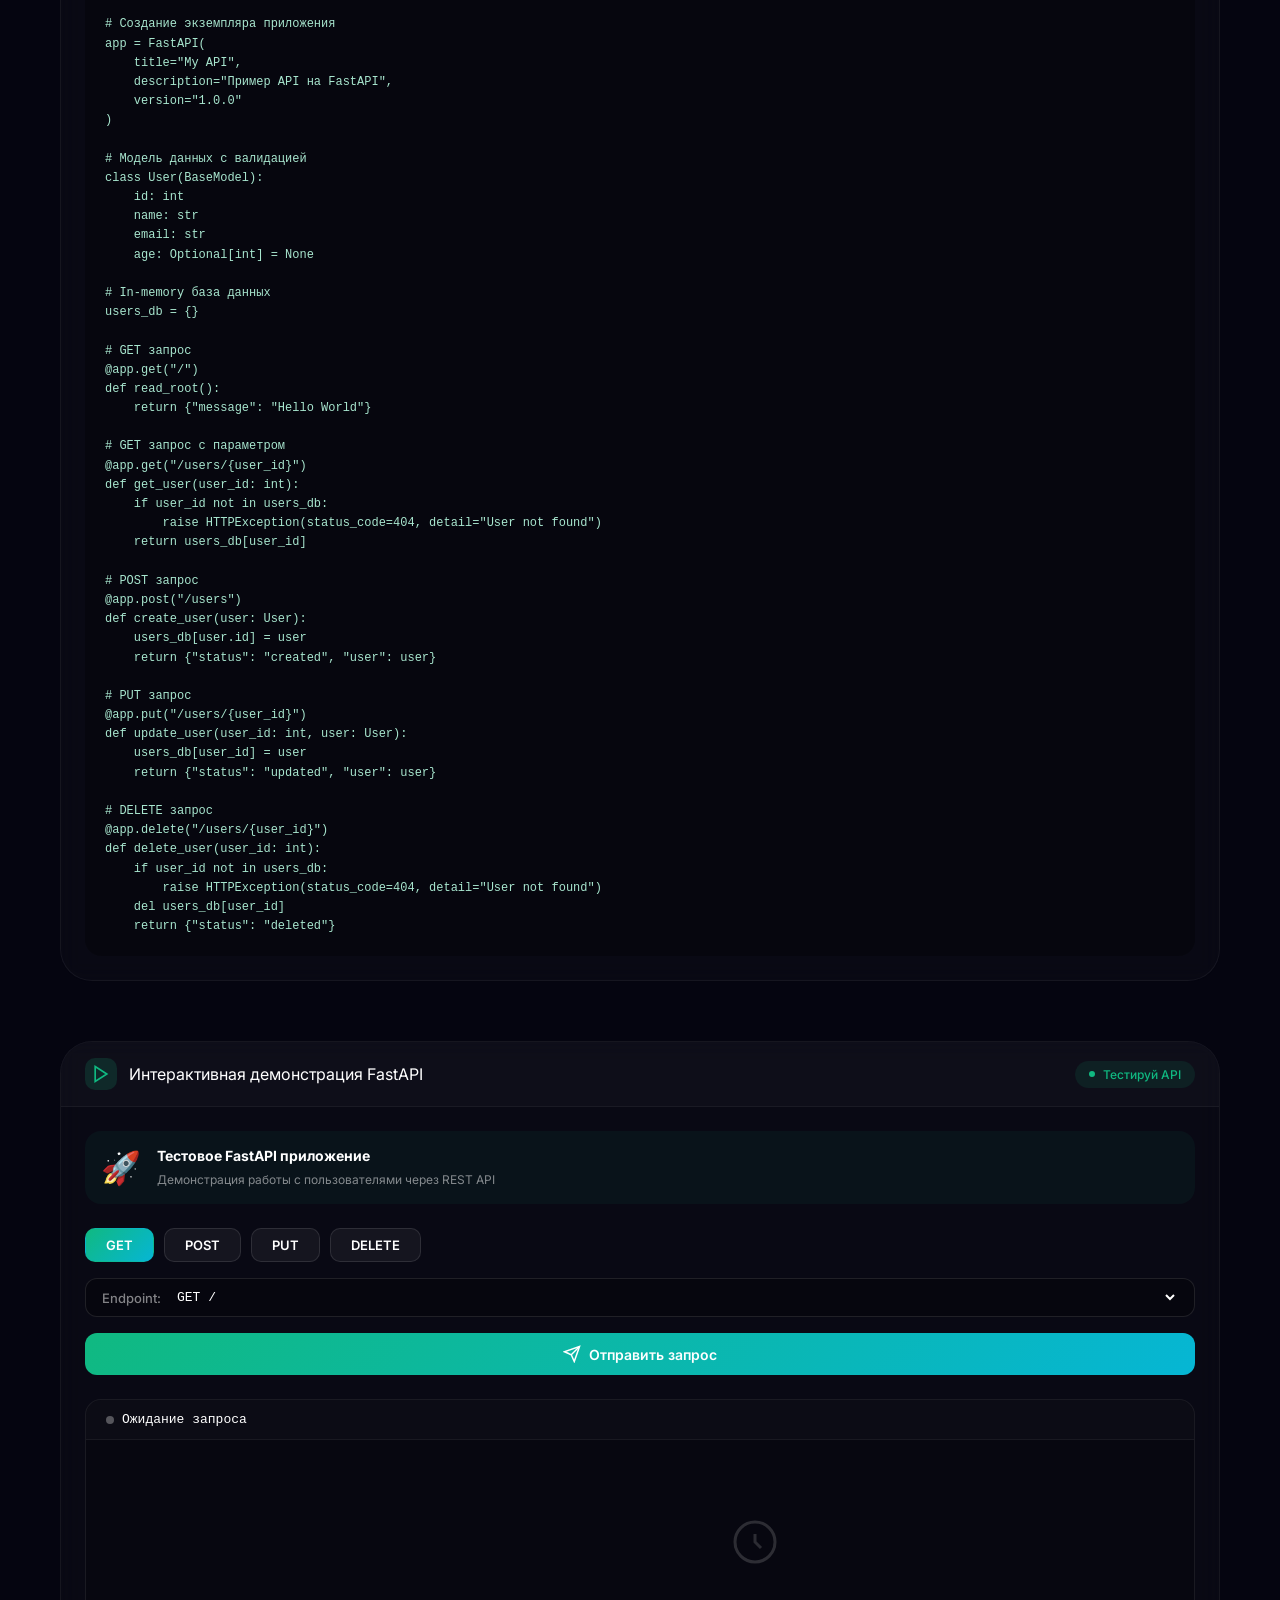
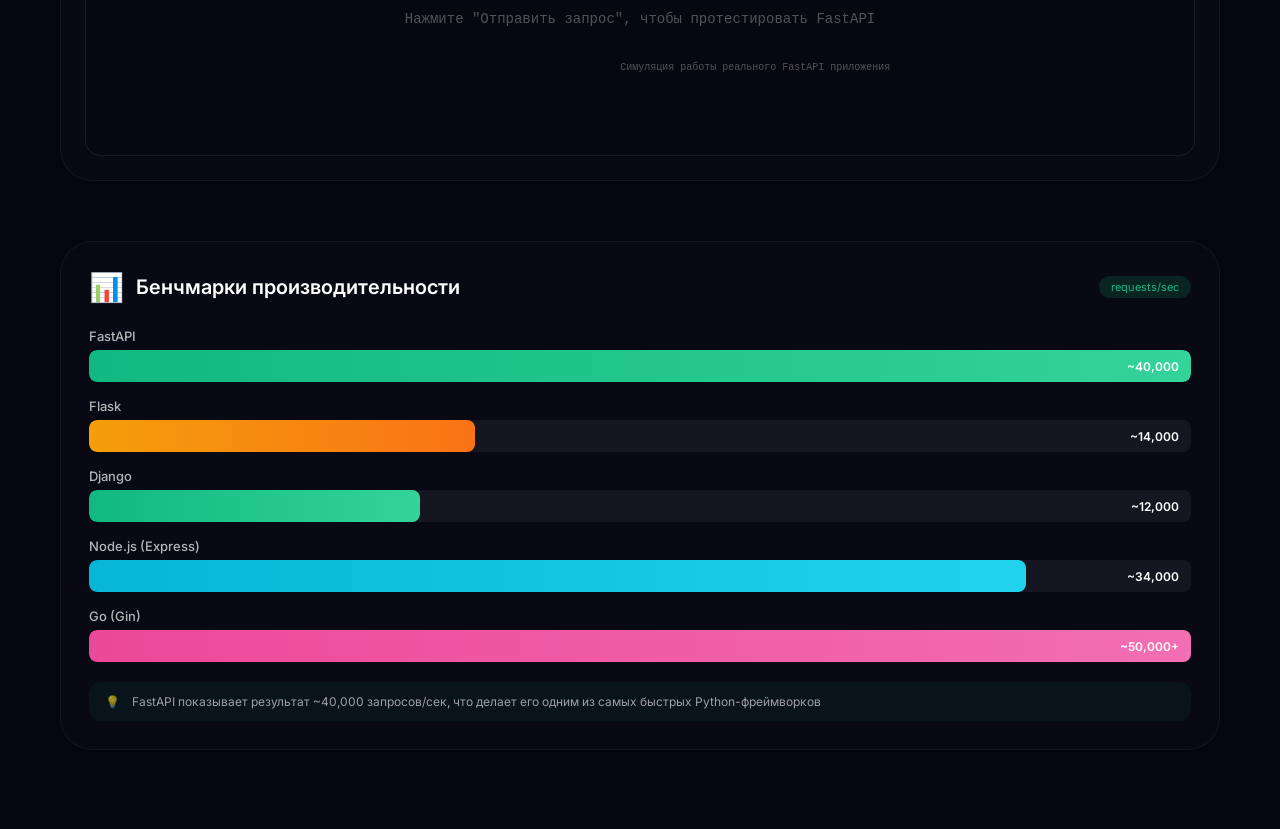
<file: pages/page8.html>
<!DOCTYPE html>
<html lang="ru">
<head>
    <meta charset="UTF-8">
    <meta name="viewport" content="width=device-width, initial-scale=1.0">
    <title>FastAPI | Презентация</title>
    <link rel="stylesheet" href="../css/page8.css">
    <link href="https://fonts.googleapis.com/css2?family=Inter:opsz,wght@14..32,300;14..32,400;14..32,500;14..32,600;14..32,700;14..32,800&display=swap" rel="stylesheet">
</head>
<body>
    <!-- Анимированный фон -->
    <canvas id="bgCanvas"></canvas>
    
    <!-- Световые акценты -->
    <div class="light-accent accent-1"></div>
    <div class="light-accent accent-2"></div>
    <div class="light-accent accent-3"></div>
    
    <div class="page-container">
        <!-- Верхняя навигация -->
        <div class="page-nav">
            <div class="page-number">08</div>
            <div class="page-title">
                <span class="title-icon">⚡</span>
                <span>FastAPI</span>
            </div>
            <div class="page-progress">
                <div class="progress-dots">
                    <span class="dot"></span>
                    <span class="dot"></span>
                    <span class="dot"></span>
                    <span class="dot"></span>
                    <span class="dot active"></span>
                </div>
            </div>
        </div>
        
        <!-- Основной контент -->
        <div class="content-wrapper">
            <!-- Заголовок -->
            <div class="header-section">
                <div class="section-badge">
                    <svg width="16" height="16" viewBox="0 0 24 24" fill="none" stroke="currentColor" stroke-width="2">
                        <polygon points="13 2 3 14 12 14 11 22 21 10 12 10 13 2"/>
                    </svg>
                    <span>MODERN & FAST</span>
                </div>
                <h1 class="main-title">
                    <span class="gradient-text">FastAPI</span>
                    <span class="title-cursor"></span>
                </h1>
                <p class="main-subtitle">Современный, быстрый (высокопроизводительный) веб-фреймворк для создания API на Python 3.6+</p>
                <div class="title-decoration">
                    <div class="decoration-line"></div>
                    <div class="decoration-icon">
                        <svg width="24" height="24" viewBox="0 0 24 24" fill="none" stroke="currentColor" stroke-width="1.5">
                            <polygon points="13 2 3 14 12 14 11 22 21 10 12 10 13 2"/>
                        </svg>
                    </div>
                    <div class="decoration-line"></div>
                </div>
            </div>
            
            <!-- Главная карточка FastAPI -->
            <div class="hero-card glass-card">
                <div class="hero-badge">
                    <span class="lightning">⚡</span>
                    <span>В 2-3 раза быстрее Flask</span>
                </div>
                <div class="hero-content">
                    <div class="hero-stats">
                        <div class="hero-stat">
                            <div class="stat-value" data-target="70000">0</div>
                            <div class="stat-label">GitHub Stars</div>
                        </div>
                        <div class="hero-stat">
                            <div class="stat-value" data-target="40000">0</div>
                            <div class="stat-label">Запросов/сек</div>
                        </div>
                        <div class="hero-stat">
                            <div class="stat-value" data-target="100">0</div>
                            <div class="stat-label">% Type Hints</div>
                        </div>
                    </div>
                    <div class="hero-desc">
                        <p>FastAPI — один из самых быстрых Python-фреймворков, благодаря Starlette (асинхронность) и Pydantic (валидация). Автоматическая документация Swagger UI и ReDoc генерируется из коробки.</p>
                    </div>
                </div>
            </div>
            
            <!-- Ключевые возможности -->
            <div class="features-section">
                <div class="section-title-small">
                    <span class="title-icon-small">🚀</span>
                    <h3>Ключевые возможности FastAPI</h3>
                </div>
                <div class="features-grid" id="featuresGrid">
                    <div class="feature-card" data-feature="speed">
                        <div class="feature-icon-wrapper">
                            <div class="feature-icon">⚡</div>
                        </div>
                        <h4>Высокая производительность</h4>
                        <p>Один из самых быстрых Python-фреймворков, сравнимый с NodeJS и Go</p>
                        <div class="feature-metric">~40,000 запросов/сек</div>
                    </div>
                    
                    <div class="feature-card" data-feature="async">
                        <div class="feature-icon-wrapper">
                            <div class="feature-icon">🔄</div>
                        </div>
                        <h4>Асинхронность</h4>
                        <p>Нативная поддержка async/await для высоконагруженных I/O операций</p>
                        <div class="feature-metric">async def | await</div>
                    </div>
                    
                    <div class="feature-card" data-feature="docs">
                        <div class="feature-icon-wrapper">
                            <div class="feature-icon">📚</div>
                        </div>
                        <h4>Автоматическая документация</h4>
                        <p>Интерактивная документация Swagger UI и ReDoc генерируется автоматически</p>
                        <div class="feature-metric">/docs | /redoc</div>
                    </div>
                    
                    <div class="feature-card" data-feature="validation">
                        <div class="feature-icon-wrapper">
                            <div class="feature-icon">✅</div>
                        </div>
                        <h4>Валидация данных</h4>
                        <p>Pydantic обеспечивает автоматическую валидацию, сериализацию и документацию</p>
                        <div class="feature-metric">Type Hints</div>
                    </div>
                    
                    <div class="feature-card" data-feature="dependency">
                        <div class="feature-icon-wrapper">
                            <div class="feature-icon">🔌</div>
                        </div>
                        <h4>Dependency Injection</h4>
                        <p>Мощная система внедрения зависимостей из коробки</p>
                        <div class="feature-metric">DI System</div>
                    </div>
                    
                    <div class="feature-card" data-feature="security">
                        <div class="feature-icon-wrapper">
                            <div class="feature-icon">🔐</div>
                        </div>
                        <h4>Безопасность</h4>
                        <p>Встроенная поддержка OAuth2, JWT, CORS, HTTPS и других методов защиты</p>
                        <div class="feature-metric">OAuth2 | JWT</div>
                    </div>
                </div>
            </div>
            
            <!-- Пример кода FastAPI -->
            <div class="code-section glass-card">
                <div class="code-header">
                    <div class="code-title">
                        <span class="code-icon">📝</span>
                        <span>Минимальное API на FastAPI</span>
                    </div>
                    <button class="copy-code-btn" id="copyFastApiCode">Копировать код</button>
                </div>
                <div class="code-container">
                    <pre class="code-block"><code>from fastapi import FastAPI, HTTPException
from pydantic import BaseModel
from typing import Optional

# Создание экземпляра приложения
app = FastAPI(
    title="My API",
    description="Пример API на FastAPI",
    version="1.0.0"
)

# Модель данных с валидацией
class User(BaseModel):
    id: int
    name: str
    email: str
    age: Optional[int] = None

# In-memory база данных
users_db = {}

# GET запрос
@app.get("/")
def read_root():
    return {"message": "Hello World"}

# GET запрос с параметром
@app.get("/users/{user_id}")
def get_user(user_id: int):
    if user_id not in users_db:
        raise HTTPException(status_code=404, detail="User not found")
    return users_db[user_id]

# POST запрос
@app.post("/users")
def create_user(user: User):
    users_db[user.id] = user
    return {"status": "created", "user": user}

# PUT запрос
@app.put("/users/{user_id}")
def update_user(user_id: int, user: User):
    users_db[user_id] = user
    return {"status": "updated", "user": user}

# DELETE запрос
@app.delete("/users/{user_id}")
def delete_user(user_id: int):
    if user_id not in users_db:
        raise HTTPException(status_code=404, detail="User not found")
    del users_db[user_id]
    return {"status": "deleted"}</code></pre>
                </div>
            </div>
            
            <!-- Интерактивная демонстрация -->
            <div class="demo-section glass-card">
                <div class="demo-header">
                    <div class="demo-icon">
                        <svg width="20" height="20" viewBox="0 0 24 24" fill="none" stroke="currentColor" stroke-width="2">
                            <polygon points="5 3 19 12 5 21 5 3"/>
                        </svg>
                    </div>
                    <span>Интерактивная демонстрация FastAPI</span>
                    <div class="demo-badge">
                        <span class="badge-dot"></span>
                        Тестируй API
                    </div>
                </div>
                
                <div class="demo-api">
                    <div class="api-info">
                        <div class="api-info-icon">🚀</div>
                        <div class="api-info-text">
                            <strong>Тестовое FastAPI приложение</strong>
                            <span>Демонстрация работы с пользователями через REST API</span>
                        </div>
                    </div>
                    
                    <div class="demo-controls">
                        <div class="method-selector">
                            <button class="fastapi-method-btn active" data-method="GET">GET</button>
                            <button class="fastapi-method-btn" data-method="POST">POST</button>
                            <button class="fastapi-method-btn" data-method="PUT">PUT</button>
                            <button class="fastapi-method-btn" data-method="DELETE">DELETE</button>
                        </div>
                        
                        <div class="endpoint-input">
                            <span class="endpoint-label">Endpoint:</span>
                            <select class="endpoint-select" id="fastapiEndpoint">
                                <option value="/">GET /</option>
                                <option value="/users/1">GET /users/{id}</option>
                                <option value="/users" id="postOption">POST /users</option>
                                <option value="/users/1" id="putOption">PUT /users/{id}</option>
                                <option value="/users/1" id="deleteOption">DELETE /users/{id}</option>
                            </select>
                        </div>
                        
                        <div class="body-input" id="fastapiBodyContainer" style="display: none;">
                            <span class="body-label">Body (JSON):</span>
                            <textarea class="body-field" id="fastapiRequestBody" rows="4" placeholder='{
  "id": 1,
  "name": "Иван Петров",
  "email": "ivan@example.com",
  "age": 25
}'></textarea>
                        </div>
                        
                        <button class="send-fastapi-btn" id="sendFastapiRequest">
                            <svg width="18" height="18" viewBox="0 0 24 24" fill="none" stroke="currentColor" stroke-width="2">
                                <line x1="22" y1="2" x2="11" y2="13"/>
                                <polygon points="22 2 15 22 11 13 2 9 22 2"/>
                            </svg>
                            Отправить запрос
                        </button>
                    </div>
                    
                    <div class="fastapi-response-area">
                        <div class="fastapi-response-header">
                            <div class="fastapi-status" id="fastapiStatus">
                                <span class="status-dot"></span>
                                Ожидание запроса
                            </div>
                            <div class="fastapi-timing" id="fastapiTiming"></div>
                        </div>
                        <div class="fastapi-response-body" id="fastapiResponseBody">
                            <div class="placeholder-content">
                                <svg width="48" height="48" viewBox="0 0 24 24" fill="none" stroke="currentColor" stroke-width="1.5">
                                    <circle cx="12" cy="12" r="10"/>
                                    <path d="M12 8v4l3 3"/>
                                </svg>
                                <p>Нажмите "Отправить запрос", чтобы протестировать FastAPI</p>
                                <small>Симуляция работы реального FastAPI приложения</small>
                            </div>
                        </div>
                    </div>
                </div>
            </div>
            
            <!-- Сравнение производительности -->
            <div class="benchmark-section glass-card">
                <div class="benchmark-header">
                    <div class="benchmark-icon">📊</div>
                    <h3>Бенчмарки производительности</h3>
                    <span class="benchmark-badge">requests/sec</span>
                </div>
                <div class="benchmark-chart">
                    <div class="benchmark-item">
                        <div class="benchmark-name">FastAPI</div>
                        <div class="benchmark-bar">
                            <div class="bar-fill" style="width: 100%;"></div>
                            <span class="bar-value">~40,000</span>
                        </div>
                    </div>
                    <div class="benchmark-item">
                        <div class="benchmark-name">Flask</div>
                        <div class="benchmark-bar">
                            <div class="bar-fill" style="width: 35%; background: linear-gradient(90deg, #f59e0b, #f97316);"></div>
                            <span class="bar-value">~14,000</span>
                        </div>
                    </div>
                    <div class="benchmark-item">
                        <div class="benchmark-name">Django</div>
                        <div class="benchmark-bar">
                            <div class="bar-fill" style="width: 30%; background: linear-gradient(90deg, #10b981, #34d399);"></div>
                            <span class="bar-value">~12,000</span>
                        </div>
                    </div>
                    <div class="benchmark-item">
                        <div class="benchmark-name">Node.js (Express)</div>
                        <div class="benchmark-bar">
                            <div class="bar-fill" style="width: 85%; background: linear-gradient(90deg, #06b6d4, #22d3ee);"></div>
                            <span class="bar-value">~34,000</span>
                        </div>
                    </div>
                    <div class="benchmark-item">
                        <div class="benchmark-name">Go (Gin)</div>
                        <div class="benchmark-bar">
                            <div class="bar-fill" style="width: 110%; background: linear-gradient(90deg, #ec4899, #f472b6);"></div>
                            <span class="bar-value">~50,000+</span>
                        </div>
                    </div>
                </div>
                <div class="benchmark-note">
                    <span>💡</span>
                    <span>FastAPI показывает результат ~40,000 запросов/сек, что делает его одним из самых быстрых Python-фреймворков</span>
                </div>
            </div>
        </div>
        
        <!-- Нижний индикатор -->
        <div class="bottom-indicator">
            <div class="indicator-text">FastAPI — будущее веб-разработки на Python</div>
            <div class="indicator-line"></div>
        </div>
    </div>
    
    <script src="../js/page8.js"></script>
</body>
</html>
</file>
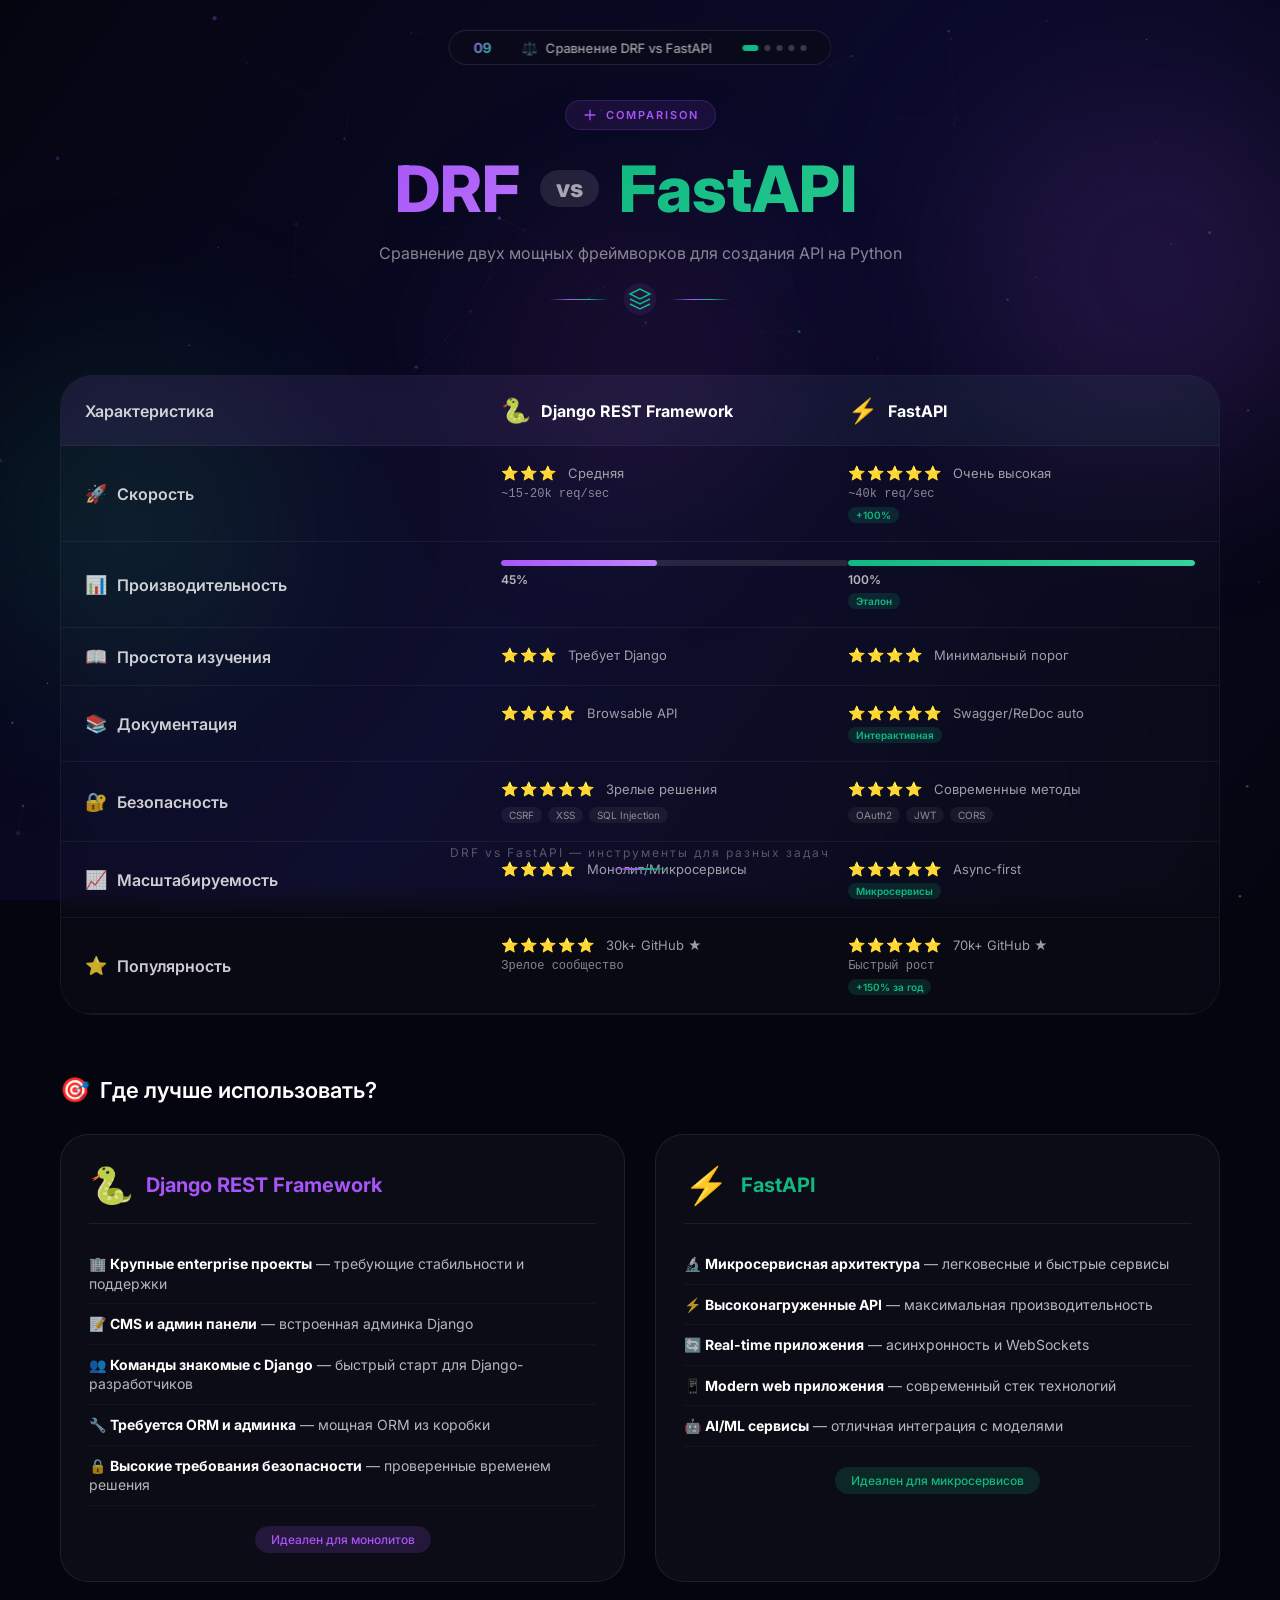
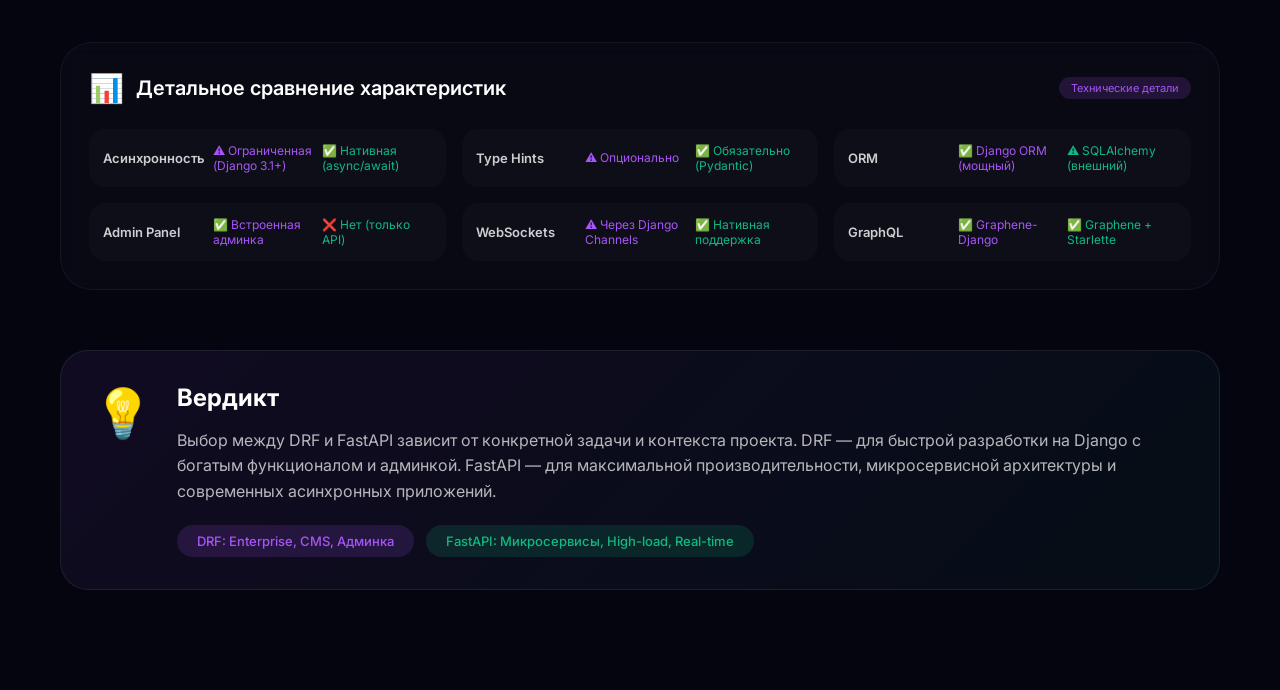
<file: pages/page9.html>
<!DOCTYPE html>
<html lang="ru">
<head>
    <meta charset="UTF-8">
    <meta name="viewport" content="width=device-width, initial-scale=1.0">
    <title>Сравнение DRF и FastAPI | Презентация</title>
    <link rel="stylesheet" href="../css/page9.css">
    <link href="https://fonts.googleapis.com/css2?family=Inter:opsz,wght@14..32,300;14..32,400;14..32,500;14..32,600;14..32,700;14..32,800&display=swap" rel="stylesheet">
</head>
<body>
    <!-- Анимированный фон -->
    <canvas id="bgCanvas"></canvas>
    
    <!-- Световые акценты -->
    <div class="light-accent accent-1"></div>
    <div class="light-accent accent-2"></div>
    <div class="light-accent accent-3"></div>
    
    <div class="page-container">
        <!-- Верхняя навигация -->
        <div class="page-nav">
            <div class="page-number">09</div>
            <div class="page-title">
                <span class="title-icon">⚖️</span>
                <span>Сравнение DRF vs FastAPI</span>
            </div>
            <div class="page-progress">
                <div class="progress-dots">
                    <span class="dot"></span>
                    <span class="dot"></span>
                    <span class="dot"></span>
                    <span class="dot"></span>
                    <span class="dot active"></span>
                </div>
            </div>
        </div>
        
        <!-- Основной контент -->
        <div class="content-wrapper">
            <!-- Заголовок -->
            <div class="header-section">
                <div class="section-badge">
                    <svg width="16" height="16" viewBox="0 0 24 24" fill="none" stroke="currentColor" stroke-width="2">
                        <path d="M20 12H4M12 4v16"/>
                    </svg>
                    <span>COMPARISON</span>
                </div>
                <h1 class="main-title">
                    <span class="gradient-text drf-grad">DRF</span>
                    <span class="vs">vs</span>
                    <span class="gradient-text fastapi-grad">FastAPI</span>
                    <span class="title-cursor"></span>
                </h1>
                <p class="main-subtitle">Сравнение двух мощных фреймворков для создания API на Python</p>
                <div class="title-decoration">
                    <div class="decoration-line"></div>
                    <div class="decoration-icon">
                        <svg width="24" height="24" viewBox="0 0 24 24" fill="none" stroke="currentColor" stroke-width="1.5">
                            <path d="M12 2L2 7l10 5 10-5-10-5zM2 17l10 5 10-5M2 12l10 5 10-5"/>
                        </svg>
                    </div>
                    <div class="decoration-line"></div>
                </div>
            </div>
            
            <!-- Сравнительная таблица -->
            <div class="comparison-section glass-card">
                <div class="table-header">
                    <div class="col-feature">Характеристика</div>
                    <div class="col-drf">
                        <div class="logo-wrapper">
                            <span class="logo-icon">🐍</span>
                            <span>Django REST Framework</span>
                        </div>
                    </div>
                    <div class="col-fastapi">
                        <div class="logo-wrapper">
                            <span class="logo-icon">⚡</span>
                            <span>FastAPI</span>
                        </div>
                    </div>
                </div>
                
                <div class="table-body">
                    <div class="table-row">
                        <div class="col-feature">
                            <span class="feature-icon">🚀</span>
                            Скорость
                        </div>
                        <div class="col-drf">
                            <div class="rating">
                                <span class="stars">⭐⭐⭐</span>
                                <span class="rating-text">Средняя</span>
                            </div>
                            <div class="metric">~15-20k req/sec</div>
                        </div>
                        <div class="col-fastapi">
                            <div class="rating">
                                <span class="stars">⭐⭐⭐⭐⭐</span>
                                <span class="rating-text">Очень высокая</span>
                            </div>
                            <div class="metric">~40k req/sec</div>
                            <div class="badge">+100%</div>
                        </div>
                    </div>
                    
                    <div class="table-row">
                        <div class="col-feature">
                            <span class="feature-icon">📊</span>
                            Производительность
                        </div>
                        <div class="col-drf">
                            <div class="progress-bar-comp">
                                <div class="progress-fill" style="width: 45%; background: linear-gradient(90deg, #a855f7, #c084fc);"></div>
                            </div>
                            <span class="metric-value">45%</span>
                        </div>
                        <div class="col-fastapi">
                            <div class="progress-bar-comp">
                                <div class="progress-fill" style="width: 100%; background: linear-gradient(90deg, #10b981, #34d399);"></div>
                            </div>
                            <span class="metric-value">100%</span>
                            <div class="badge">Эталон</div>
                        </div>
                    </div>
                    
                    <div class="table-row">
                        <div class="col-feature">
                            <span class="feature-icon">📖</span>
                            Простота изучения
                        </div>
                        <div class="col-drf">
                            <div class="rating">
                                <span class="stars">⭐⭐⭐</span>
                                <span class="rating-text">Требует Django</span>
                            </div>
                        </div>
                        <div class="col-fastapi">
                            <div class="rating">
                                <span class="stars">⭐⭐⭐⭐</span>
                                <span class="rating-text">Минимальный порог</span>
                            </div>
                        </div>
                    </div>
                    
                    <div class="table-row">
                        <div class="col-feature">
                            <span class="feature-icon">📚</span>
                            Документация
                        </div>
                        <div class="col-drf">
                            <div class="rating">
                                <span class="stars">⭐⭐⭐⭐</span>
                                <span class="rating-text">Browsable API</span>
                            </div>
                        </div>
                        <div class="col-fastapi">
                            <div class="rating">
                                <span class="stars">⭐⭐⭐⭐⭐</span>
                                <span class="rating-text">Swagger/ReDoc auto</span>
                            </div>
                            <div class="badge">Интерактивная</div>
                        </div>
                    </div>
                    
                    <div class="table-row">
                        <div class="col-feature">
                            <span class="feature-icon">🔐</span>
                            Безопасность
                        </div>
                        <div class="col-drf">
                            <div class="rating">
                                <span class="stars">⭐⭐⭐⭐⭐</span>
                                <span class="rating-text">Зрелые решения</span>
                            </div>
                            <div class="tags">
                                <span class="tag">CSRF</span>
                                <span class="tag">XSS</span>
                                <span class="tag">SQL Injection</span>
                            </div>
                        </div>
                        <div class="col-fastapi">
                            <div class="rating">
                                <span class="stars">⭐⭐⭐⭐</span>
                                <span class="rating-text">Современные методы</span>
                            </div>
                            <div class="tags">
                                <span class="tag">OAuth2</span>
                                <span class="tag">JWT</span>
                                <span class="tag">CORS</span>
                            </div>
                        </div>
                    </div>
                    
                    <div class="table-row">
                        <div class="col-feature">
                            <span class="feature-icon">📈</span>
                            Масштабируемость
                        </div>
                        <div class="col-drf">
                            <div class="rating">
                                <span class="stars">⭐⭐⭐⭐</span>
                                <span class="rating-text">Монолит/Микросервисы</span>
                            </div>
                        </div>
                        <div class="col-fastapi">
                            <div class="rating">
                                <span class="stars">⭐⭐⭐⭐⭐</span>
                                <span class="rating-text">Async-first</span>
                            </div>
                            <div class="badge">Микросервисы</div>
                        </div>
                    </div>
                    
                    <div class="table-row">
                        <div class="col-feature">
                            <span class="feature-icon">⭐</span>
                            Популярность
                        </div>
                        <div class="col-drf">
                            <div class="rating">
                                <span class="stars">⭐⭐⭐⭐⭐</span>
                                <span class="rating-text">30k+ GitHub ★</span>
                            </div>
                            <div class="metric">Зрелое сообщество</div>
                        </div>
                        <div class="col-fastapi">
                            <div class="rating">
                                <span class="stars">⭐⭐⭐⭐⭐</span>
                                <span class="rating-text">70k+ GitHub ★</span>
                            </div>
                            <div class="metric">Быстрый рост</div>
                            <div class="badge">+150% за год</div>
                        </div>
                    </div>
                </div>
            </div>
            
            <!-- Где лучше использовать -->
            <div class="use-cases-section">
                <div class="section-title-small">
                    <span class="title-icon-small">🎯</span>
                    <h3>Где лучше использовать?</h3>
                </div>
                <div class="use-cases-grid">
                    <div class="use-case-card drf-case">
                        <div class="case-header">
                            <div class="case-icon">🐍</div>
                            <h4>Django REST Framework</h4>
                        </div>
                        <ul class="case-list">
                            <li>🏢 <strong>Крупные enterprise проекты</strong> — требующие стабильности и поддержки</li>
                            <li>📝 <strong>CMS и админ панели</strong> — встроенная админка Django</li>
                            <li>👥 <strong>Команды знакомые с Django</strong> — быстрый старт для Django-разработчиков</li>
                            <li>🔧 <strong>Требуется ORM и админка</strong> — мощная ORM из коробки</li>
                            <li>🔒 <strong>Высокие требования безопасности</strong> — проверенные временем решения</li>
                        </ul>
                        <div class="case-footer">
                            <span class="case-badge">Идеален для монолитов</span>
                        </div>
                    </div>
                    
                    <div class="use-case-card fastapi-case">
                        <div class="case-header">
                            <div class="case-icon">⚡</div>
                            <h4>FastAPI</h4>
                        </div>
                        <ul class="case-list">
                            <li>🔬 <strong>Микросервисная архитектура</strong> — легковесные и быстрые сервисы</li>
                            <li>⚡ <strong>Высоконагруженные API</strong> — максимальная производительность</li>
                            <li>🔄 <strong>Real-time приложения</strong> — асинхронность и WebSockets</li>
                            <li>📱 <strong>Modern web приложения</strong> — современный стек технологий</li>
                            <li>🤖 <strong>AI/ML сервисы</strong> — отличная интеграция с моделями</li>
                        </ul>
                        <div class="case-footer">
                            <span class="case-badge">Идеален для микросервисов</span>
                        </div>
                    </div>
                </div>
            </div>
            
            <!-- Детальное сравнение -->
            <div class="detail-section glass-card">
                <div class="detail-header">
                    <div class="detail-icon">📊</div>
                    <h3>Детальное сравнение характеристик</h3>
                    <span class="detail-badge">Технические детали</span>
                </div>
                <div class="detail-grid">
                    <div class="detail-item">
                        <div class="detail-name">Асинхронность</div>
                        <div class="detail-drf">⚠️ Ограниченная (Django 3.1+)</div>
                        <div class="detail-fastapi">✅ Нативная (async/await)</div>
                    </div>
                    <div class="detail-item">
                        <div class="detail-name">Type Hints</div>
                        <div class="detail-drf">⚠️ Опционально</div>
                        <div class="detail-fastapi">✅ Обязательно (Pydantic)</div>
                    </div>
                    <div class="detail-item">
                        <div class="detail-name">ORM</div>
                        <div class="detail-drf">✅ Django ORM (мощный)</div>
                        <div class="detail-fastapi">⚠️ SQLAlchemy (внешний)</div>
                    </div>
                    <div class="detail-item">
                        <div class="detail-name">Admin Panel</div>
                        <div class="detail-drf">✅ Встроенная админка</div>
                        <div class="detail-fastapi">❌ Нет (только API)</div>
                    </div>
                    <div class="detail-item">
                        <div class="detail-name">WebSockets</div>
                        <div class="detail-drf">⚠️ Через Django Channels</div>
                        <div class="detail-fastapi">✅ Нативная поддержка</div>
                    </div>
                    <div class="detail-item">
                        <div class="detail-name">GraphQL</div>
                        <div class="detail-drf">✅ Graphene-Django</div>
                        <div class="detail-fastapi">✅ Graphene + Starlette</div>
                    </div>
                </div>
            </div>
            
            <!-- Вердикт -->
            <div class="verdict-section">
                <div class="verdict-card">
                    <div class="verdict-icon">💡</div>
                    <div class="verdict-content">
                        <h3>Вердикт</h3>
                        <p>Выбор между DRF и FastAPI зависит от конкретной задачи и контекста проекта. DRF — для быстрой разработки на Django с богатым функционалом и админкой. FastAPI — для максимальной производительности, микросервисной архитектуры и современных асинхронных приложений.</p>
                        <div class="verdict-tags">
                            <span class="verdict-tag drf-tag">DRF: Enterprise, CMS, Админка</span>
                            <span class="verdict-tag fastapi-tag">FastAPI: Микросервисы, High-load, Real-time</span>
                        </div>
                    </div>
                </div>
            </div>
        </div>
        
        <!-- Нижний индикатор -->
        <div class="bottom-indicator">
            <div class="indicator-text">DRF vs FastAPI — инструменты для разных задач</div>
            <div class="indicator-line"></div>
        </div>
    </div>
    
    <script src="../js/page9.js"></script>
</body>
</html>
</file>
<file: style.css>
* {
    margin: 0;
    padding: 0;
    box-sizing: border-box;
}

:root {
    --primary: #6366f1;
    --primary-dark: #4f46e5;
    --secondary: #a855f7;
    --accent: #ec4899;
    --success: #10b981;
    --dark-bg: #050510;
    --card-bg: rgba(15, 25, 45, 0.4);
    --glass-border: rgba(255, 255, 255, 0.08);
    --glow-primary: rgba(99, 102, 241, 0.4);
    --glow-secondary: rgba(168, 85, 247, 0.4);
}

@keyframes gradientBG {
    0% {
        background-position: 0% 0%;
    }

    25% {
        background-position: 100% 0%;
    }

    50% {
        background-position: 100% 100%;
    }

    75% {
        background-position: 0% 100%;
    }

    100% {
        background-position: 0% 0%;
    }
}

@keyframes float {

    0%,
    100% {
        transform: translateY(0px) rotate(0deg);
    }

    25% {
        transform: translateY(-20px) rotate(1deg);
    }

    75% {
        transform: translateY(20px) rotate(-1deg);
    }
}

@keyframes shimmer {
    0% {
        background-position: -200% 0;
    }

    100% {
        background-position: 200% 0;
    }
}

@keyframes slideIn {
    from {
        opacity: 0;
        transform: translateX(50px);
    }

    to {
        opacity: 1;
        transform: translateX(0);
    }
}

body {
    font-family: 'Inter', sans-serif;
    background: #050510;
    min-height: 100vh;
    overflow: hidden;
    color: #ffffff;
}

#bgCanvas3D {
    position: fixed;
    top: 0;
    left: 0;
    width: 100%;
    height: 100%;
    pointer-events: none;
    z-index: 0;
}

.cursor-glow {
    position: fixed;
    width: 600px;
    height: 600px;
    border-radius: 50%;
    background: radial-gradient(circle, rgba(99, 102, 241, 0.15), transparent 70%);
    pointer-events: none;
    transform: translate(-50%, -50%);
    z-index: 1;
    transition: transform 0.1s ease;
}

.presentation-wrapper {
    width: 100vw;
    height: 100vh;
    position: relative;
    overflow: hidden;
    z-index: 2;
}

.top-bar {
    position: fixed;
    top: 0;
    left: 0;
    right: 0;
    display: flex;
    justify-content: space-between;
    align-items: center;
    padding: 24px 48px;
    z-index: 200;
    background: linear-gradient(180deg, rgba(5, 5, 16, 0.9), transparent);
    backdrop-filter: blur(20px);
    pointer-events: auto;
}

.logo {
    display: flex;
    align-items: center;
    gap: 16px;
}

.logo-icon {
    width: 48px;
    height: 48px;
    background: linear-gradient(135deg, var(--primary), var(--secondary));
    border-radius: 16px;
    display: flex;
    align-items: center;
    justify-content: center;
    animation: float 4s ease-in-out infinite;
    box-shadow: 0 0 20px var(--glow-primary);
}

.logo-text {
    display: flex;
    flex-direction: column;
}

.logo-line {
    font-size: 12px;
    font-weight: 500;
    letter-spacing: 2px;
    color: rgba(255, 255, 255, 0.5);
}

.logo-line-glow {
    font-size: 18px;
    font-weight: 800;
    background: linear-gradient(135deg, #fff, var(--secondary));
    -webkit-background-clip: text;
    background-clip: text;
    color: transparent;
}

.slide-info {
    display: flex;
    align-items: center;
    gap: 16px;
}

.slide-progress-ring {
    position: relative;
    width: 48px;
    height: 48px;
}

.ring-bg {
    stroke: rgba(255, 255, 255, 0.1);
}

.ring-progress {
    stroke: url(#ringGradient);
    transition: stroke-dashoffset 0.5s ease;
}

.slide-number-text {
    position: absolute;
    top: 50%;
    left: 50%;
    transform: translate(-50%, -50%);
    font-size: 14px;
    font-weight: 700;
    color: white;
}

.slide-total-info {
    text-align: right;
}

.slide-total-label {
    font-size: 10px;
    letter-spacing: 2px;
    color: rgba(255, 255, 255, 0.4);
    display: block;
}

.slide-total-value {
    font-size: 24px;
    font-weight: 700;
    background: linear-gradient(135deg, #fff, var(--secondary));
    -webkit-background-clip: text;
    background-clip: text;
    color: transparent;
}

.slides-container {
    width: 100%;
    height: 100%;
    position: relative;
    overflow: hidden;
    perspective: 1200px;
}

.slides-track {
    width: 100%;
    height: 100%;
    position: relative;
    transition: transform 0.6s cubic-bezier(0.4, 0, 0.2, 1);
}

.slide-frame {
    position: absolute;
    top: 0;
    left: 0;
    width: 100%;
    height: 100%;
    border: none;
    opacity: 0;
    visibility: hidden;
    transition: opacity 0.5s ease, visibility 0.5s ease;
    background: transparent;
}

.slide-frame.active {
    opacity: 1;
    visibility: visible;
    z-index: 10;
    animation: slideIn 0.5s ease-out;
}

.navigation {
    position: fixed;
    bottom: 30px;
    left: 50%;
    transform: translateX(-50%);
    display: flex;
    align-items: center;
    gap: 40px;
    z-index: 100;
    background: rgba(10, 10, 25, 0.8);
    backdrop-filter: blur(20px);
    padding: 12px 24px;
    border-radius: 60px;
    border: 1px solid rgba(255, 255, 255, 0.1);
    box-shadow: 0 10px 40px rgba(0, 0, 0, 0.3);
}

.nav-btn {
    background: linear-gradient(135deg, rgba(99, 102, 241, 0.2), rgba(139, 92, 246, 0.2));
    border: 1px solid rgba(255, 255, 255, 0.1);
    padding: 10px 28px;
    border-radius: 40px;
    color: white;
    font-family: 'Inter', sans-serif;
    font-weight: 600;
    font-size: 14px;
    cursor: pointer;
    display: flex;
    align-items: center;
    gap: 12px;
    transition: all 0.3s ease;
    position: relative;
    overflow: hidden;
}

.nav-btn::before {
    content: '';
    position: absolute;
    top: 0;
    left: -100%;
    width: 100%;
    height: 100%;
    background: linear-gradient(90deg, transparent, rgba(255, 255, 255, 0.1), transparent);
    transition: left 0.5s ease;
}

.nav-btn:hover::before {
    left: 100%;
}

.nav-btn:hover {
    background: linear-gradient(135deg, var(--primary), var(--secondary));
    border-color: transparent;
    transform: translateY(-2px);
    box-shadow: 0 10px 30px var(--glow-primary);
}

.nav-btn:disabled {
    opacity: 0.3;
    cursor: not-allowed;
    transform: none;
}

.nav-progress {
    display: flex;
    flex-direction: column;
    align-items: center;
    gap: 8px;
}

.nav-progress-bar {
    width: 120px;
    height: 2px;
    background: rgba(255, 255, 255, 0.1);
    border-radius: 2px;
    overflow: hidden;
}

.nav-progress-fill {
    height: 100%;
    background: linear-gradient(90deg, var(--primary), var(--secondary));
    width: 0%;
    transition: width 0.3s ease;
}

.nav-dots {
    display: flex;
    gap: 8px;
}

.dot {
    width: 6px;
    height: 6px;
    border-radius: 50%;
    background: rgba(255, 255, 255, 0.3);
    cursor: pointer;
    transition: all 0.3s ease;
}

.dot:hover {
    background: rgba(255, 255, 255, 0.6);
    transform: scale(1.3);
}

.dot.active {
    width: 20px;
    border-radius: 3px;
    background: linear-gradient(90deg, var(--primary), var(--secondary));
}

.progress-bar {
    position: fixed;
    top: 0;
    left: 0;
    width: 100%;
    height: 3px;
    background: rgba(255, 255, 255, 0.05);
    z-index: 200;
}

.progress-fill {
    height: 100%;
    background: linear-gradient(90deg, var(--primary), var(--secondary), var(--accent));
    width: 0%;
    transition: width 0.3s ease;
    position: relative;
}

.progress-fill::after {
    content: '';
    position: absolute;
    right: 0;
    top: -3px;
    width: 9px;
    height: 9px;
    border-radius: 50%;
    background: var(--accent);
    box-shadow: 0 0 10px var(--accent);
    animation: pulse 1s infinite;
}

.keyboard-hint {
    position: fixed;
    bottom: 30px;
    right: 30px;
    display: flex;
    align-items: center;
    gap: 10px;
    background: rgba(0, 0, 0, 0.4);
    backdrop-filter: blur(10px);
    padding: 10px 20px;
    border-radius: 40px;
    font-size: 12px;
    color: rgba(255, 255, 255, 0.5);
    z-index: 100;
    border: 1px solid rgba(255, 255, 255, 0.05);
}

.hint-keys {
    display: flex;
    gap: 6px;
}

kbd {
    background: rgba(255, 255, 255, 0.1);
    padding: 4px 10px;
    border-radius: 8px;
    font-weight: 700;
    font-size: 12px;
    color: white;
    font-family: monospace;
}

.slide-map {
    position: fixed;
    left: 30px;
    bottom: 30px;
    z-index: 100;
}

.slide-map-toggle {
    width: 40px;
    height: 40px;
    background: rgba(255, 255, 255, 0.05);
    backdrop-filter: blur(10px);
    border: 1px solid rgba(255, 255, 255, 0.1);
    border-radius: 12px;
    display: flex;
    align-items: center;
    justify-content: center;
    cursor: pointer;
    transition: all 0.3s ease;
}

.slide-map-toggle:hover {
    background: rgba(99, 102, 241, 0.2);
    border-color: var(--primary);
}

.slide-map-content {
    position: absolute;
    bottom: 50px;
    left: 0;
    background: rgba(10, 10, 25, 0.9);
    backdrop-filter: blur(20px);
    border: 1px solid rgba(255, 255, 255, 0.1);
    border-radius: 20px;
    padding: 16px;
    display: none;
    grid-template-columns: repeat(5, 1fr);
    gap: 8px;
    min-width: 300px;
}

.slide-map-content.active {
    display: grid;
}

.map-item {
    padding: 8px 12px;
    text-align: center;
    font-size: 12px;
    font-weight: 500;
    border-radius: 8px;
    cursor: pointer;
    transition: all 0.2s ease;
    background: rgba(255, 255, 255, 0.03);
}

.map-item:hover {
    background: rgba(99, 102, 241, 0.3);
}

.map-item.active {
    background: linear-gradient(135deg, var(--primary), var(--secondary));
}

@media (max-width: 1024px) {
    .top-bar {
        padding: 20px 24px;
    }

    .keyboard-hint {
        display: none;
    }

    .slide-map {
        display: none;
    }
}

@media (max-width: 768px) {
    .top-bar {
        padding: 16px 20px;
    }

    .logo-text {
        display: none;
    }

    .navigation {
        bottom: 20px;
        padding: 8px 16px;
        gap: 20px;
    }

    .nav-btn {
        padding: 8px 16px;
    }

    .nav-btn span {
        display: none;
    }

    .nav-btn {
        padding: 10px;
    }

    .nav-progress-bar {
        width: 80px;
    }

    .slide-total-label {
        display: none;
    }
}

@media (max-width: 480px) {
    .logo-icon {
        width: 36px;
        height: 36px;
    }

    .slide-progress-ring {
        width: 36px;
        height: 36px;
    }

    .nav-dots {
        gap: 6px;
    }

    .dot {
        width: 4px;
        height: 4px;
    }

    .dot.active {
        width: 12px;
    }
}

@keyframes slideIn {
    from {
        opacity: 0;
        transform: translateX(30px);
    }

    to {
        opacity: 1;
        transform: translateX(0);
    }
}
</file>
<file: css/page1.css>
* {
    margin: 0;
    padding: 0;
    box-sizing: border-box;
}

:root {
    --primary: #6366f1;
    --primary-dark: #4f46e5;
    --secondary: #a855f7;
    --accent: #ec4899;
    --cyan: #06b6d4;
    --success: #10b981;
    --dark: #050510;
    --glass: rgba(15, 25, 45, 0.4);
    --glass-border: rgba(255, 255, 255, 0.08);
    --glow-primary: rgba(99, 102, 241, 0.5);
    --glow-secondary: rgba(168, 85, 247, 0.5);
}

@keyframes gradientFlow {
    0% {
        background-position: 0% 50%;
    }

    50% {
        background-position: 100% 50%;
    }

    100% {
        background-position: 0% 50%;
    }
}

@keyframes float {

    0%,
    100% {
        transform: translateY(0px) translateX(0px);
    }

    25% {
        transform: translateY(-30px) translateX(20px);
    }

    50% {
        transform: translateY(20px) translateX(-15px);
    }

    75% {
        transform: translateY(-10px) translateX(10px);
    }
}

@keyframes floatSlow {

    0%,
    100% {
        transform: translateY(0px) rotate(0deg);
    }

    33% {
        transform: translateY(-20px) rotate(2deg);
    }

    66% {
        transform: translateY(20px) rotate(-2deg);
    }
}

@keyframes pulse {

    0%,
    100% {
        opacity: 0.4;
        transform: scale(1);
    }

    50% {
        opacity: 0.7;
        transform: scale(1.05);
    }
}

@keyframes shimmer {
    0% {
        background-position: -200% 0;
    }

    100% {
        background-position: 200% 0;
    }
}

@keyframes fadeInUp {
    from {
        opacity: 0;
        transform: translateY(40px);
    }

    to {
        opacity: 1;
        transform: translateY(0);
    }
}

@keyframes fadeInScale {
    from {
        opacity: 0;
        transform: scale(0.9);
    }

    to {
        opacity: 1;
        transform: scale(1);
    }
}

@keyframes slideInRight {
    from {
        opacity: 0;
        transform: translateX(60px);
    }

    to {
        opacity: 1;
        transform: translateX(0);
    }
}

body {
    font-family: 'Inter', sans-serif;
    background: #050510;
    min-height: 100vh;
    overflow: hidden;
    color: #ffffff;
}

#heroCanvas {
    position: fixed;
    top: 0;
    left: 0;
    width: 100%;
    height: 100%;
    pointer-events: none;
    z-index: 0;
}

.light-orb {
    position: absolute;
    border-radius: 50%;
    filter: blur(100px);
    pointer-events: none;
    z-index: 0;
    animation: float 20s ease-in-out infinite;
}

.orb-1 {
    width: 600px;
    height: 600px;
    background: radial-gradient(circle, rgba(99, 102, 241, 0.3), transparent);
    top: -200px;
    right: -200px;
    animation-delay: 0s;
}

.orb-2 {
    width: 500px;
    height: 500px;
    background: radial-gradient(circle, rgba(168, 85, 247, 0.25), transparent);
    bottom: -150px;
    left: -150px;
    animation-delay: 3s;
}

.orb-3 {
    width: 400px;
    height: 400px;
    background: radial-gradient(circle, rgba(236, 72, 153, 0.2), transparent);
    top: 50%;
    left: 50%;
    transform: translate(-50%, -50%);
    animation-delay: 6s;
}

.orb-4 {
    width: 300px;
    height: 300px;
    background: radial-gradient(circle, rgba(6, 182, 212, 0.2), transparent);
    bottom: 20%;
    right: 10%;
    animation-delay: 9s;
}

.hero-section {
    position: relative;
    width: 100%;
    height: 100vh;
    display: flex;
    align-items: center;
    justify-content: center;
    z-index: 10;
    overflow-y: auto;
    scroll-snap-type: y mandatory;
}

.content-wrapper {
    text-align: center;
    max-width: 1200px;
    padding: 40px;
    z-index: 20;
    animation: fadeInUp 0.8s ease-out;
}

.badge-container {
    margin-bottom: 40px;
    animation: fadeInScale 0.6s ease-out 0.2s both;
}

.badge {
    display: inline-flex;
    align-items: center;
    gap: 10px;
    background: rgba(255, 255, 255, 0.03);
    backdrop-filter: blur(10px);
    padding: 10px 24px;
    border-radius: 60px;
    border: 1px solid rgba(255, 255, 255, 0.1);
    font-size: 13px;
    font-weight: 500;
    letter-spacing: 0.5px;
    position: relative;
    overflow: hidden;
}

.badge::before {
    content: '';
    position: absolute;
    top: 0;
    left: -100%;
    width: 100%;
    height: 100%;
    background: linear-gradient(90deg, transparent, rgba(255, 255, 255, 0.1), transparent);
    animation: shimmer 3s infinite;
}

.badge-dot {
    width: 6px;
    height: 6px;
    background: var(--success);
    border-radius: 50%;
    animation: pulse 1.5s infinite;
}

.main-title {
    margin-bottom: 30px;
    animation: fadeInScale 0.6s ease-out 0.4s both;
}

.title-line {
    display: block;
    font-size: clamp(36px, 8vw, 80px);
    font-weight: 800;
    line-height: 1.2;
    margin: 10px 0;
}

.title-dot {
    color: rgba(255, 255, 255, 0.3);
    margin: 0 15px;
}

.gradient-text {
    background-size: 200% auto;
    -webkit-background-clip: text;
    background-clip: text;
    color: transparent;
    animation: gradientFlow 5s ease infinite;
}

.gradient-1 {
    background-image: linear-gradient(135deg, #6366f1, #a855f7, #ec4899);
}

.gradient-2 {
    background-image: linear-gradient(135deg, #a855f7, #ec4899, #f59e0b);
}

.gradient-3 {
    background-image: linear-gradient(135deg, #06b6d4, #3b82f6, #6366f1);
}

.subtitle {
    font-size: clamp(16px, 2.5vw, 20px);
    color: rgba(255, 255, 255, 0.7);
    margin-bottom: 50px;
    line-height: 1.6;
    animation: fadeInUp 0.6s ease-out 0.6s both;
}

.subtitle-accent {
    display: block;
    font-size: 14px;
    color: var(--secondary);
    margin-top: 8px;
    letter-spacing: 1px;
}

.tech-stack {
    display: flex;
    flex-wrap: wrap;
    justify-content: center;
    gap: 15px;
    margin-bottom: 60px;
    animation: fadeInUp 0.6s ease-out 0.8s both;
}

.tech-item {
    display: flex;
    align-items: center;
    gap: 8px;
    background: rgba(255, 255, 255, 0.03);
    backdrop-filter: blur(5px);
    border: 1px solid rgba(255, 255, 255, 0.1);
    padding: 10px 22px;
    border-radius: 40px;
    font-size: 14px;
    font-weight: 500;
    cursor: pointer;
    transition: all 0.3s ease;
    position: relative;
    overflow: hidden;
}

.tech-item::before {
    content: '';
    position: absolute;
    top: 0;
    left: 0;
    width: 100%;
    height: 100%;
    background: linear-gradient(135deg, var(--primary), var(--secondary));
    opacity: 0;
    transition: opacity 0.3s ease;
    z-index: -1;
}

.tech-item:hover {
    transform: translateY(-3px);
    border-color: transparent;
    box-shadow: 0 5px 20px rgba(99, 102, 241, 0.3);
}

.tech-item:hover::before {
    opacity: 1;
}

.tech-icon {
    font-size: 16px;
}

.author-section {
    display: flex;
    justify-content: center;
    align-items: center;
    gap: 30px;
    margin-bottom: 60px;
    flex-wrap: wrap;
    animation: fadeInUp 0.6s ease-out 1s both;
}

.author-card {
    display: flex;
    align-items: center;
    gap: 16px;
    background: rgba(255, 255, 255, 0.03);
    backdrop-filter: blur(10px);
    padding: 12px 28px;
    border-radius: 60px;
    border: 1px solid rgba(255, 255, 255, 0.1);
}

.author-avatar {
    position: relative;
    width: 48px;
    height: 48px;
    background: linear-gradient(135deg, var(--primary), var(--secondary));
    border-radius: 50%;
    display: flex;
    align-items: center;
    justify-content: center;
}

.avatar-glow {
    position: absolute;
    width: 100%;
    height: 100%;
    border-radius: 50%;
    background: radial-gradient(circle, var(--glow-primary), transparent);
    animation: pulse 2s infinite;
}

.author-info {
    text-align: left;
}

.author-name {
    font-weight: 700;
    font-size: 15px;
    color: white;
    letter-spacing: 0.5px;
}

.author-title {
    font-size: 12px;
    color: rgba(255, 255, 255, 0.5);
}

.date-badge {
    display: flex;
    align-items: center;
    gap: 8px;
    background: rgba(255, 255, 255, 0.03);
    padding: 12px 24px;
    border-radius: 40px;
    font-size: 13px;
    color: rgba(255, 255, 255, 0.6);
}

.scroll-indicator {
    position: absolute;
    bottom: 30px;
    left: 50%;
    transform: translateX(-50%);
    display: flex;
    flex-direction: column;
    align-items: center;
    gap: 12px;
    animation: fadeInUp 0.6s ease-out 1.2s both;
}

.mouse {
    width: 30px;
    height: 50px;
    border: 2px solid rgba(255, 255, 255, 0.3);
    border-radius: 20px;
    position: relative;
}

.wheel {
    width: 3px;
    height: 10px;
    background: linear-gradient(180deg, var(--primary), var(--secondary));
    border-radius: 2px;
    position: absolute;
    top: 10px;
    left: 50%;
    transform: translateX(-50%);
    animation: scrollWheel 1.5s infinite;
}

@keyframes scrollWheel {
    0% {
        opacity: 1;
        transform: translateX(-50%) translateY(0);
    }

    100% {
        opacity: 0;
        transform: translateX(-50%) translateY(20px);
    }
}

.scroll-text {
    display: flex;
    align-items: center;
    gap: 8px;
    font-size: 12px;
    color: rgba(255, 255, 255, 0.4);
    letter-spacing: 1px;
}

.stats-floating {
    position: fixed;
    bottom: 30px;
    left: 30px;
    display: flex;
    gap: 20px;
    z-index: 30;
    animation: slideInRight 0.6s ease-out 1.4s both;
}

.stat-card {
    background: rgba(10, 10, 25, 0.7);
    backdrop-filter: blur(15px);
    border: 1px solid rgba(255, 255, 255, 0.08);
    border-radius: 16px;
    padding: 12px 20px;
    text-align: center;
    transition: all 0.3s ease;
    cursor: pointer;
}

.stat-card:hover {
    transform: translateY(-3px);
    border-color: rgba(99, 102, 241, 0.3);
    box-shadow: 0 10px 25px rgba(0, 0, 0, 0.2);
}

.stat-value {
    font-size: 24px;
    font-weight: 800;
    background: linear-gradient(135deg, #fff, var(--secondary));
    -webkit-background-clip: text;
    background-clip: text;
    color: transparent;
    line-height: 1.2;
}

.stat-label {
    font-size: 10px;
    color: rgba(255, 255, 255, 0.5);
    letter-spacing: 0.5px;
    margin-top: 4px;
}

@media (max-width: 1024px) {
    .stats-floating {
        bottom: 100px;
    }
}

@media (max-width: 768px) {
    .content-wrapper {
        padding: 20px;
    }

    .title-line {
        font-size: clamp(28px, 6vw, 48px);
    }

    .title-dot {
        margin: 0 8px;
    }

    .badge {
        padding: 6px 16px;
        font-size: 11px;
    }

    .tech-stack {
        gap: 10px;
    }

    .tech-item {
        padding: 6px 14px;
        font-size: 12px;
    }

    .author-section {
        gap: 15px;
    }

    .author-card {
        padding: 8px 20px;
    }

    .author-avatar {
        width: 38px;
        height: 38px;
    }

    .stats-floating {
        display: none;
    }

    .scroll-indicator {
        bottom: 20px;
    }
}

@media (max-width: 480px) {
    .title-dot {
        display: none;
    }

    .title-line {
        margin: 5px 0;
    }

    .badge span {
        font-size: 10px;
    }

    .subtitle {
        font-size: 14px;
    }

    .scroll-text span {
        display: none;
    }
}

.hero-section::-webkit-scrollbar {
    width: 4px;
}

.hero-section::-webkit-scrollbar-track {
    background: rgba(255, 255, 255, 0.05);
}

.hero-section::-webkit-scrollbar-thumb {
    background: linear-gradient(135deg, var(--primary), var(--secondary));
    border-radius: 4px;
}
</file>
<file: css/page10.css>
* {
    margin: 0;
    padding: 0;
    box-sizing: border-box;
}

:root {
    --primary: #6366f1;
    --primary-dark: #4f46e5;
    --secondary: #a855f7;
    --accent: #ec4899;
    --success: #10b981;
    --warning: #f59e0b;
    --cyan: #06b6d4;
    --dark-bg: #050510;
    --card-bg: rgba(15, 25, 45, 0.4);
    --glass-border: rgba(255, 255, 255, 0.08);
    --glow-primary: rgba(99, 102, 241, 0.3);
    --glow-secondary: rgba(168, 85, 247, 0.3);
}

@keyframes fadeIn {
    from {
        opacity: 0;
        transform: translateY(30px);
    }

    to {
        opacity: 1;
        transform: translateY(0);
    }
}

@keyframes fadeInUp {
    from {
        opacity: 0;
        transform: translateY(40px);
    }

    to {
        opacity: 1;
        transform: translateY(0);
    }
}

@keyframes fadeInLeft {
    from {
        opacity: 0;
        transform: translateX(-30px);
    }

    to {
        opacity: 1;
        transform: translateX(0);
    }
}

@keyframes fadeInRight {
    from {
        opacity: 0;
        transform: translateX(30px);
    }

    to {
        opacity: 1;
        transform: translateX(0);
    }
}

@keyframes pulse {

    0%,
    100% {
        opacity: 0.3;
        transform: scale(1);
    }

    50% {
        opacity: 0.6;
        transform: scale(1.05);
    }
}

@keyframes shimmer {
    0% {
        background-position: -200% 0;
    }

    100% {
        background-position: 200% 0;
    }
}

@keyframes float {

    0%,
    100% {
        transform: translateY(0px);
    }

    50% {
        transform: translateY(-10px);
    }
}

@keyframes confettiFall {
    0% {
        transform: translateY(-100vh) rotate(0deg);
        opacity: 1;
    }

    100% {
        transform: translateY(100vh) rotate(720deg);
        opacity: 0;
    }
}

@keyframes heartBeat {

    0%,
    100% {
        transform: scale(1);
    }

    50% {
        transform: scale(1.1);
    }
}

body {
    font-family: 'Inter', sans-serif;
    background: #050510;
    min-height: 100vh;
    overflow-y: auto;
    overflow-x: hidden;
    color: #ffffff;
}

/* Canvas фон */
#bgCanvas {
    position: fixed;
    top: 0;
    left: 0;
    width: 100%;
    height: 100%;
    pointer-events: none;
    z-index: 0;
}

/* Световые акценты */
.light-accent {
    position: fixed;
    border-radius: 50%;
    filter: blur(80px);
    pointer-events: none;
    z-index: 0;
    animation: pulse 8s ease-in-out infinite;
}

.accent-1 {
    width: 500px;
    height: 500px;
    background: radial-gradient(circle, rgba(99, 102, 241, 0.2), transparent);
    top: 5%;
    right: -100px;
}

.accent-2 {
    width: 450px;
    height: 450px;
    background: radial-gradient(circle, rgba(168, 85, 247, 0.15), transparent);
    bottom: 20%;
    left: -80px;
    animation-delay: 2s;
}

.accent-3 {
    width: 400px;
    height: 400px;
    background: radial-gradient(circle, rgba(16, 185, 129, 0.1), transparent);
    top: 40%;
    left: 50%;
    transform: translate(-50%, -50%);
    animation-delay: 4s;
}

/* Конфетти контейнер */
.confetti-container {
    position: fixed;
    top: 0;
    left: 0;
    width: 100%;
    height: 100%;
    pointer-events: none;
    z-index: 1000;
    overflow: hidden;
}

/* Контейнер страницы */
.page-container {
    position: relative;
    max-width: 1400px;
    margin: 0 auto;
    padding: 100px 60px 80px;
    z-index: 10;
    animation: fadeIn 0.6s ease-out;
}

/* Верхняя навигация */
.page-nav {
    position: fixed;
    top: 30px;
    left: 50%;
    transform: translateX(-50%);
    display: flex;
    align-items: center;
    gap: 30px;
    background: rgba(10, 10, 25, 0.7);
    backdrop-filter: blur(20px);
    padding: 8px 24px;
    border-radius: 60px;
    border: 1px solid rgba(255, 255, 255, 0.1);
    z-index: 100;
}

.page-number {
    font-size: 14px;
    font-weight: 700;
    background: linear-gradient(135deg, var(--primary), var(--secondary));
    -webkit-background-clip: text;
    background-clip: text;
    color: transparent;
}

.page-title {
    display: flex;
    align-items: center;
    gap: 8px;
    font-size: 13px;
    font-weight: 500;
    color: rgba(255, 255, 255, 0.6);
}

.page-progress {
    display: flex;
    align-items: center;
}

.progress-dots {
    display: flex;
    gap: 6px;
}

.progress-dots .dot {
    width: 6px;
    height: 6px;
    border-radius: 50%;
    background: rgba(255, 255, 255, 0.2);
    transition: all 0.3s ease;
}

.progress-dots .dot.active {
    background: linear-gradient(135deg, var(--primary), var(--secondary));
    width: 16px;
    border-radius: 3px;
}

/* Заголовок */
.header-section {
    text-align: center;
    margin-bottom: 60px;
}

.section-badge {
    display: inline-flex;
    align-items: center;
    gap: 8px;
    background: rgba(99, 102, 241, 0.1);
    padding: 6px 16px;
    border-radius: 40px;
    font-size: 11px;
    font-weight: 600;
    letter-spacing: 2px;
    color: var(--primary);
    margin-bottom: 20px;
    border: 1px solid rgba(99, 102, 241, 0.2);
}

.main-title {
    font-size: clamp(32px, 6vw, 64px);
    font-weight: 800;
    margin-bottom: 16px;
}

.gradient-text {
    background: linear-gradient(135deg, var(--primary), var(--secondary), var(--accent));
    background-size: 200% auto;
    -webkit-background-clip: text;
    background-clip: text;
    color: transparent;
    animation: shimmer 3s ease infinite;
}

.title-cursor {
    display: inline-block;
    width: 4px;
    height: 0.8em;
    background: var(--primary);
    margin-left: 5px;
    animation: pulse 1s infinite;
}

.main-subtitle {
    font-size: 16px;
    color: rgba(255, 255, 255, 0.5);
    margin-bottom: 20px;
}

.title-decoration {
    display: flex;
    align-items: center;
    justify-content: center;
    gap: 15px;
}

.decoration-line {
    width: 60px;
    height: 1px;
    background: linear-gradient(90deg, transparent, var(--primary), var(--secondary), transparent);
}

.decoration-icon {
    width: 32px;
    height: 32px;
    background: rgba(99, 102, 241, 0.1);
    border-radius: 50%;
    display: flex;
    align-items: center;
    justify-content: center;
    color: var(--secondary);
}

/* Стеклянная карточка */
.glass-card {
    background: rgba(255, 255, 255, 0.02);
    backdrop-filter: blur(10px);
    border: 1px solid rgba(255, 255, 255, 0.05);
    border-radius: 32px;
    transition: all 0.3s ease;
}

.glass-card:hover {
    border-color: rgba(99, 102, 241, 0.3);
    box-shadow: 0 20px 40px rgba(0, 0, 0, 0.2);
}

/* Итоговые карточки */
.summary-cards {
    display: grid;
    grid-template-columns: repeat(auto-fit, minmax(320px, 1fr));
    gap: 30px;
    margin-bottom: 60px;
}

.summary-card {
    position: relative;
    padding: 32px;
    text-align: center;
    transition: all 0.3s ease;
    cursor: pointer;
    overflow: hidden;
}

.summary-card:hover {
    transform: translateY(-8px);
}

.card-glow {
    position: absolute;
    top: -50%;
    left: -50%;
    width: 200%;
    height: 200%;
    background: radial-gradient(circle, rgba(99, 102, 241, 0.1), transparent);
    opacity: 0;
    transition: opacity 0.3s ease;
    pointer-events: none;
}

.summary-card:hover .card-glow {
    opacity: 1;
}

.card-icon-wrapper {
    margin-bottom: 20px;
}

.card-icon {
    font-size: 56px;
    display: inline-block;
    transition: transform 0.3s ease;
}

.summary-card:hover .card-icon {
    transform: scale(1.1);
}

.summary-card h3 {
    font-size: 24px;
    font-weight: 700;
    margin-bottom: 16px;
}

.summary-card p {
    font-size: 14px;
    line-height: 1.6;
    color: rgba(255, 255, 255, 0.6);
    margin-bottom: 20px;
}

.card-stats {
    display: flex;
    justify-content: center;
    gap: 24px;
}

.stat-item {
    text-align: center;
}

.stat-value {
    display: block;
    font-size: 18px;
    font-weight: 700;
    background: linear-gradient(135deg, #fff, var(--secondary));
    -webkit-background-clip: text;
    background-clip: text;
    color: transparent;
}

.stat-label {
    font-size: 11px;
    color: rgba(255, 255, 255, 0.5);
}

/* Ключевые выводы */
.key-takeaways {
    margin-bottom: 40px;
    padding: 28px;
}

.takeaways-header {
    display: flex;
    align-items: center;
    gap: 12px;
    margin-bottom: 24px;
}

.takeaways-icon {
    font-size: 28px;
}

.takeaways-header h3 {
    font-size: 20px;
    font-weight: 600;
}

.takeaways-badge {
    margin-left: auto;
    background: rgba(99, 102, 241, 0.15);
    padding: 4px 12px;
    border-radius: 20px;
    font-size: 11px;
    color: var(--primary);
}

.takeaways-grid {
    display: grid;
    grid-template-columns: repeat(auto-fit, minmax(280px, 1fr));
    gap: 20px;
}

.takeaway-item {
    display: flex;
    gap: 16px;
    padding: 16px;
    background: rgba(255, 255, 255, 0.02);
    border-radius: 20px;
    transition: all 0.3s ease;
}

.takeaway-item:hover {
    background: rgba(255, 255, 255, 0.04);
    transform: translateX(5px);
}

.takeaway-number {
    font-size: 32px;
    font-weight: 800;
    background: linear-gradient(135deg, var(--primary), var(--secondary));
    -webkit-background-clip: text;
    background-clip: text;
    color: transparent;
    line-height: 1;
}

.takeaway-content h4 {
    font-size: 16px;
    font-weight: 600;
    margin-bottom: 8px;
}

.takeaway-content p {
    font-size: 13px;
    color: rgba(255, 255, 255, 0.5);
    line-height: 1.4;
}

/* Цитата */
.quote-section {
    margin-bottom: 50px;
    padding: 40px;
    text-align: center;
    position: relative;
    background: linear-gradient(135deg, rgba(99, 102, 241, 0.05), rgba(168, 85, 247, 0.02));
}

.quote-icon {
    font-size: 60px;
    color: rgba(168, 85, 247, 0.3);
    font-family: serif;
    margin-bottom: 16px;
}

.quote-text {
    font-size: 20px;
    line-height: 1.6;
    color: rgba(255, 255, 255, 0.8);
    font-style: italic;
    max-width: 800px;
    margin: 0 auto 20px;
}

.quote-author {
    font-size: 14px;
    color: rgba(255, 255, 255, 0.4);
    letter-spacing: 1px;
}

/* Благодарность */
.thankyou-section {
    margin-bottom: 20px;
}

.thankyou-card {
    text-align: center;
    padding: 50px 30px;
    background: linear-gradient(135deg, rgba(99, 102, 241, 0.08), rgba(168, 85, 247, 0.05));
    border-radius: 48px;
    border: 1px solid rgba(255, 255, 255, 0.08);
}

.thankyou-icon {
    font-size: 64px;
    margin-bottom: 20px;
    animation: heartBeat 2s ease-in-out infinite;
}

.thankyou-card h2 {
    font-size: 36px;
    font-weight: 800;
    margin-bottom: 12px;
    background: linear-gradient(135deg, #fff, var(--secondary));
    -webkit-background-clip: text;
    background-clip: text;
    color: transparent;
}

.thankyou-card p {
    font-size: 16px;
    color: rgba(255, 255, 255, 0.6);
    margin-bottom: 30px;
}

.thankyou-buttons {
    display: flex;
    justify-content: center;
    gap: 20px;
    margin-bottom: 30px;
    flex-wrap: wrap;
}

.thankyou-btn {
    display: inline-flex;
    align-items: center;
    gap: 10px;
    background: rgba(255, 255, 255, 0.05);
    border: 1px solid rgba(255, 255, 255, 0.1);
    padding: 12px 28px;
    border-radius: 40px;
    color: white;
    font-family: 'Inter', sans-serif;
    font-weight: 600;
    font-size: 14px;
    cursor: pointer;
    transition: all 0.3s ease;
}

.thankyou-btn:hover {
    background: linear-gradient(135deg, var(--primary), var(--secondary));
    border-color: transparent;
    transform: translateY(-2px);
    box-shadow: 0 10px 20px rgba(99, 102, 241, 0.3);
}

.thankyou-footer {
    display: flex;
    justify-content: center;
    gap: 20px;
    font-size: 12px;
    color: rgba(255, 255, 255, 0.4);
}

.year {
    font-weight: 700;
    color: var(--secondary);
}

/* Нижний индикатор */
.bottom-indicator {
    position: fixed;
    bottom: 30px;
    left: 50%;
    transform: translateX(-50%);
    text-align: center;
    z-index: 100;
}

.indicator-text {
    font-size: 12px;
    color: rgba(255, 255, 255, 0.3);
    letter-spacing: 2px;
    margin-bottom: 8px;
}

.indicator-line {
    width: 60px;
    height: 2px;
    background: linear-gradient(90deg, transparent, var(--primary), var(--secondary), transparent);
    margin: 0 auto;
    animation: pulse 2s infinite;
}

/* Адаптивность */
@media (max-width: 1024px) {
    .page-container {
        padding: 80px 40px 60px;
    }

    .summary-cards {
        grid-template-columns: repeat(auto-fit, minmax(280px, 1fr));
    }
}

@media (max-width: 768px) {
    .page-container {
        padding: 70px 20px 50px;
    }

    .page-nav {
        top: 10px;
        padding: 6px 16px;
        gap: 15px;
    }

    .page-title span:first-child {
        display: none;
    }

    .main-title {
        font-size: 32px;
    }

    .summary-cards {
        grid-template-columns: 1fr;
    }

    .takeaways-grid {
        grid-template-columns: 1fr;
    }

    .quote-text {
        font-size: 16px;
    }

    .thankyou-card h2 {
        font-size: 28px;
    }

    .thankyou-buttons {
        flex-direction: column;
        align-items: center;
    }

    .thankyou-btn {
        width: 100%;
        justify-content: center;
    }

    .bottom-indicator {
        display: none;
    }
}

@media (max-width: 480px) {
    .page-container {
        padding: 60px 16px 40px;
    }

    .thankyou-card {
        padding: 30px 20px;
    }

    .thankyou-card h2 {
        font-size: 24px;
    }

    .takeaway-item {
        flex-direction: column;
        text-align: center;
    }

    .takeaway-number {
        font-size: 28px;
    }
}

/* Анимация для карточек при загрузке */
.summary-card {
    opacity: 0;
    transform: translateY(30px);
}

.summary-card:nth-child(1) {
    animation: fadeInUp 0.5s ease forwards 0.1s;
}

.summary-card:nth-child(2) {
    animation: fadeInUp 0.5s ease forwards 0.2s;
}

.summary-card:nth-child(3) {
    animation: fadeInUp 0.5s ease forwards 0.3s;
}

.takeaway-item {
    opacity: 0;
    transform: translateX(-20px);
}

.takeaway-item:nth-child(1) {
    animation: fadeInLeft 0.4s ease forwards 0.3s;
}

.takeaway-item:nth-child(2) {
    animation: fadeInLeft 0.4s ease forwards 0.4s;
}

.takeaway-item:nth-child(3) {
    animation: fadeInLeft 0.4s ease forwards 0.5s;
}

.takeaway-item:nth-child(4) {
    animation: fadeInLeft 0.4s ease forwards 0.6s;
}

.quote-section {
    opacity: 0;
    animation: fadeIn 0.5s ease forwards 0.7s;
}

.thankyou-section {
    opacity: 0;
    animation: fadeInUp 0.6s ease forwards 0.9s;
}
</file>
<file: css/page2.css>
* {
    margin: 0;
    padding: 0;
    box-sizing: border-box;
}

:root {
    --primary: #6366f1;
    --primary-dark: #4f46e5;
    --secondary: #a855f7;
    --accent: #ec4899;
    --success: #10b981;
    --cyan: #06b6d4;
    --dark-bg: #050510;
    --card-bg: rgba(15, 25, 45, 0.4);
    --glass-border: rgba(255, 255, 255, 0.08);
    --glow-primary: rgba(99, 102, 241, 0.3);
    --glow-secondary: rgba(168, 85, 247, 0.3);
}

@keyframes fadeIn {
    from {
        opacity: 0;
        transform: translateY(30px);
    }
    to {
        opacity: 1;
        transform: translateY(0);
    }
}

@keyframes fadeInLeft {
    from {
        opacity: 0;
        transform: translateX(-40px);
    }
    to {
        opacity: 1;
        transform: translateX(0);
    }
}

@keyframes fadeInRight {
    from {
        opacity: 0;
        transform: translateX(40px);
    }
    to {
        opacity: 1;
        transform: translateX(0);
    }
}

@keyframes scaleIn {
    from {
        opacity: 0;
        transform: scale(0.95);
    }
    to {
        opacity: 1;
        transform: scale(1);
    }
}

@keyframes slideInUp {
    from {
        opacity: 0;
        transform: translateY(20px);
    }
    to {
        opacity: 1;
        transform: translateY(0);
    }
}

@keyframes float {
    0%, 100% {
        transform: translateY(0px);
    }
    50% {
        transform: translateY(-10px);
    }
}

@keyframes pulse {
    0%, 100% {
        opacity: 0.3;
        transform: scale(1);
    }
    50% {
        opacity: 0.6;
        transform: scale(1.05);
    }
}

@keyframes shimmer {
    0% {
        background-position: -200% 0;
    }
    100% {
        background-position: 200% 0;
    }
}

@keyframes borderPulse {
    0%, 100% {
        border-color: rgba(99, 102, 241, 0.3);
        box-shadow: 0 0 0 0 rgba(99, 102, 241, 0.2);
    }
    50% {
        border-color: rgba(99, 102, 241, 0.8);
        box-shadow: 0 0 20px rgba(99, 102, 241, 0.3);
    }
}

body {
    font-family: 'Inter', sans-serif;
    background: #050510;
    min-height: 100vh;
    overflow-y: auto;
    overflow-x: hidden;
    color: #ffffff;
}

#bgCanvas {
    position: fixed;
    top: 0;
    left: 0;
    width: 100%;
    height: 100%;
    pointer-events: none;
    z-index: 0;
}

.light-accent {
    position: fixed;
    border-radius: 50%;
    filter: blur(80px);
    pointer-events: none;
    z-index: 0;
    animation: pulse 8s ease-in-out infinite;
}

.accent-1 {
    width: 400px;
    height: 400px;
    background: radial-gradient(circle, rgba(99, 102, 241, 0.2), transparent);
    top: 10%;
    right: -100px;
}

.accent-2 {
    width: 350px;
    height: 350px;
    background: radial-gradient(circle, rgba(168, 85, 247, 0.15), transparent);
    bottom: 20%;
    left: -80px;
    animation-delay: 2s;
}

.accent-3 {
    width: 300px;
    height: 300px;
    background: radial-gradient(circle, rgba(236, 72, 153, 0.1), transparent);
    top: 50%;
    left: 50%;
    transform: translate(-50%, -50%);
    animation-delay: 4s;
}

.page-container {
    position: relative;
    max-width: 1400px;
    margin: 0 auto;
    padding: 100px 60px 80px;
    z-index: 10;
    animation: fadeIn 0.6s ease-out;
}

.page-nav {
    position: fixed;
    top: 30px;
    left: 50%;
    transform: translateX(-50%);
    display: flex;
    align-items: center;
    gap: 30px;
    background: rgba(10, 10, 25, 0.7);
    backdrop-filter: blur(20px);
    padding: 8px 24px;
    border-radius: 60px;
    border: 1px solid rgba(255, 255, 255, 0.1);
    z-index: 100;
}

.page-number {
    font-size: 14px;
    font-weight: 700;
    background: linear-gradient(135deg, var(--primary), var(--secondary));
    -webkit-background-clip: text;
    background-clip: text;
    color: transparent;
}

.page-title {
    display: flex;
    align-items: center;
    gap: 8px;
    font-size: 13px;
    font-weight: 500;
    color: rgba(255, 255, 255, 0.6);
}

.page-progress {
    display: flex;
    align-items: center;
}

.progress-dots {
    display: flex;
    gap: 6px;
}

.progress-dots .dot {
    width: 6px;
    height: 6px;
    border-radius: 50%;
    background: rgba(255, 255, 255, 0.2);
    transition: all 0.3s ease;
}

.progress-dots .dot.active {
    background: var(--primary);
    width: 16px;
    border-radius: 3px;
}

.header-section {
    text-align: center;
    margin-bottom: 60px;
}

.section-badge {
    display: inline-flex;
    align-items: center;
    gap: 8px;
    background: rgba(99, 102, 241, 0.1);
    padding: 6px 16px;
    border-radius: 40px;
    font-size: 11px;
    font-weight: 600;
    letter-spacing: 2px;
    color: var(--primary);
    margin-bottom: 20px;
    border: 1px solid rgba(99, 102, 241, 0.2);
}

.main-title {
    font-size: clamp(32px, 6vw, 64px);
    font-weight: 800;
    margin-bottom: 20px;
}

.gradient-text {
    background: linear-gradient(135deg, var(--primary), var(--secondary), var(--accent));
    background-size: 200% auto;
    -webkit-background-clip: text;
    background-clip: text;
    color: transparent;
    animation: shimmer 3s ease infinite;
}

.title-cursor {
    display: inline-block;
    width: 4px;
    height: 0.8em;
    background: var(--primary);
    margin-left: 5px;
    animation: pulse 1s infinite;
}

.title-decoration {
    display: flex;
    align-items: center;
    justify-content: center;
    gap: 15px;
}

.decoration-line {
    width: 60px;
    height: 1px;
    background: linear-gradient(90deg, transparent, var(--primary), var(--secondary), transparent);
}

.decoration-icon {
    width: 32px;
    height: 32px;
    background: rgba(99, 102, 241, 0.1);
    border-radius: 50%;
    display: flex;
    align-items: center;
    justify-content: center;
    color: var(--secondary);
}

.glass-card {
    background: rgba(255, 255, 255, 0.02);
    backdrop-filter: blur(10px);
    border: 1px solid rgba(255, 255, 255, 0.05);
    border-radius: 32px;
    transition: all 0.3s ease;
}

.glass-card:hover {
    border-color: rgba(99, 102, 241, 0.3);
    box-shadow: 0 20px 40px rgba(0, 0, 0, 0.2);
}

.definition-section {
    display: flex;
    gap: 30px;
    padding: 40px;
    margin-bottom: 60px;
    position: relative;
    overflow: hidden;
}

.definition-section::before {
    content: '';
    position: absolute;
    top: 0;
    left: 0;
    width: 100%;
    height: 100%;
    background: linear-gradient(135deg, rgba(99, 102, 241, 0.05), transparent);
    pointer-events: none;
}

.definition-icon {
    width: 80px;
    height: 80px;
    background: linear-gradient(135deg, rgba(99, 102, 241, 0.2), rgba(168, 85, 247, 0.2));
    border-radius: 24px;
    display: flex;
    align-items: center;
    justify-content: center;
    flex-shrink: 0;
}

.definition-content h3 {
    font-size: 20px;
    font-weight: 600;
    margin-bottom: 15px;
    color: rgba(255, 255, 255, 0.9);
}

.definition-content p {
    font-size: 16px;
    line-height: 1.6;
    color: rgba(255, 255, 255, 0.7);
    margin-bottom: 20px;
}

.definition-highlight {
    color: var(--primary);
    font-weight: 600;
}

.definition-tags {
    display: flex;
    flex-wrap: wrap;
    gap: 10px;
}

.tag {
    background: rgba(99, 102, 241, 0.1);
    padding: 5px 14px;
    border-radius: 20px;
    font-size: 12px;
    font-weight: 500;
    color: var(--secondary);
}

.examples-section {
    margin-bottom: 60px;
}

.examples-header {
    text-align: center;
    margin-bottom: 40px;
}

.examples-header h2 {
    display: inline-flex;
    align-items: center;
    gap: 10px;
    font-size: 28px;
    font-weight: 600;
    margin-bottom: 10px;
}

.examples-subtitle {
    font-size: 14px;
    color: rgba(255, 255, 255, 0.5);
}

.examples-grid {
    display: grid;
    grid-template-columns: repeat(auto-fit, minmax(320px, 1fr));
    gap: 25px;
}

.example-card {
    position: relative;
    background: rgba(255, 255, 255, 0.03);
    border: 1px solid rgba(255, 255, 255, 0.08);
    border-radius: 24px;
    padding: 28px;
    transition: all 0.3s ease;
    cursor: pointer;
    overflow: hidden;
}

.example-card::before {
    content: '';
    position: absolute;
    top: 0;
    left: 0;
    width: 100%;
    height: 100%;
    background: linear-gradient(135deg, rgba(99, 102, 241, 0), rgba(168, 85, 247, 0));
    transition: all 0.3s ease;
    z-index: 0;
}

.example-card:hover {
    transform: translateY(-8px);
    border-color: rgba(99, 102, 241, 0.4);
    box-shadow: 0 20px 40px rgba(0, 0, 0, 0.3);
}

.example-card:hover::before {
    background: linear-gradient(135deg, rgba(99, 102, 241, 0.05), rgba(168, 85, 247, 0.05));
}

.card-glow {
    position: absolute;
    top: -50%;
    left: -50%;
    width: 200%;
    height: 200%;
    background: radial-gradient(circle, rgba(99, 102, 241, 0.1), transparent);
    opacity: 0;
    transition: opacity 0.3s ease;
    pointer-events: none;
}

.example-card:hover .card-glow {
    opacity: 1;
}

.card-icon {
    font-size: 48px;
    margin-bottom: 20px;
    position: relative;
    z-index: 1;
}

.example-card h3 {
    font-size: 22px;
    font-weight: 600;
    margin-bottom: 12px;
    position: relative;
    z-index: 1;
}

.example-card p {
    font-size: 14px;
    line-height: 1.5;
    color: rgba(255, 255, 255, 0.6);
    margin-bottom: 16px;
    position: relative;
    z-index: 1;
}

.card-meta {
    position: relative;
    z-index: 1;
}

.meta-tag {
    display: inline-block;
    background: rgba(99, 102, 241, 0.15);
    padding: 4px 12px;
    border-radius: 20px;
    font-size: 11px;
    font-weight: 500;
    color: var(--primary);
}

.demo-section {
    margin-top: 20px;
    overflow: hidden;
    transition: all 0.3s ease;
}

.demo-section.active-demo {
    border-color: rgba(99, 102, 241, 0.5);
    box-shadow: 0 0 30px rgba(99, 102, 241, 0.2);
    animation: borderPulse 2s ease-in-out infinite;
}

.demo-header {
    display: flex;
    align-items: center;
    gap: 12px;
    padding: 16px 24px;
    background: rgba(255, 255, 255, 0.02);
    border-bottom: 1px solid rgba(255, 255, 255, 0.05);
}

.demo-icon {
    width: 32px;
    height: 32px;
    background: rgba(99, 102, 241, 0.15);
    border-radius: 10px;
    display: flex;
    align-items: center;
    justify-content: center;
    color: var(--primary);
}

.demo-badge {
    margin-left: auto;
    background: rgba(16, 185, 129, 0.1);
    padding: 6px 14px;
    border-radius: 40px;
    font-size: 12px;
    font-weight: 500;
    color: var(--success);
    display: flex;
    align-items: center;
    gap: 8px;
}

.badge-dot {
    width: 6px;
    height: 6px;
    background: var(--success);
    border-radius: 50%;
    animation: pulse 1.5s infinite;
}

.demo-content {
    padding: 0;
    min-height: 320px;
    transition: all 0.3s ease;
}

.demo-placeholder {
    text-align: center;
    padding: 60px 40px;
    color: rgba(255, 255, 255, 0.4);
    position: relative;
}

.placeholder-glow {
    position: absolute;
    top: 0;
    left: 0;
    width: 100%;
    height: 100%;
    background: radial-gradient(circle, rgba(99, 102, 241, 0.05), transparent);
    pointer-events: none;
}

.demo-placeholder svg {
    margin-bottom: 16px;
    opacity: 0.5;
}

.demo-placeholder p {
    font-size: 14px;
    line-height: 1.6;
}

.demo-card {
    padding: 32px;
    animation: scaleIn 0.4s ease;
    background: linear-gradient(135deg, rgba(99, 102, 241, 0.05), rgba(168, 85, 247, 0.02));
}

.demo-card-title {
    display: inline-block;
    font-size: 20px;
    font-weight: 700;
    margin-bottom: 16px;
    background: linear-gradient(135deg, var(--primary), var(--secondary));
    -webkit-background-clip: text;
    background-clip: text;
    color: transparent;
}

.demo-card-desc {
    font-size: 14px;
    line-height: 1.6;
    color: rgba(255, 255, 255, 0.7);
    margin-bottom: 24px;
    padding-bottom: 16px;
    border-bottom: 1px solid rgba(255, 255, 255, 0.08);
}

.demo-card-code {
    background: rgba(0, 0, 0, 0.4);
    border-radius: 16px;
    margin-bottom: 20px;
    overflow: hidden;
    border: 1px solid rgba(99, 102, 241, 0.2);
}

.code-header {
    display: flex;
    justify-content: space-between;
    align-items: center;
    padding: 12px 16px;
    background: rgba(0, 0, 0, 0.3);
    border-bottom: 1px solid rgba(255, 255, 255, 0.05);
    font-size: 12px;
    font-weight: 500;
    color: rgba(255, 255, 255, 0.6);
}

.copy-btn {
    background: rgba(99, 102, 241, 0.2);
    border: none;
    padding: 4px 12px;
    border-radius: 8px;
    color: var(--primary);
    font-size: 11px;
    font-weight: 500;
    cursor: pointer;
    transition: all 0.2s ease;
}

.copy-btn:hover {
    background: rgba(99, 102, 241, 0.4);
    transform: scale(1.02);
}

.demo-card-code pre {
    padding: 20px;
    margin: 0;
    font-family: 'Monaco', 'Menlo', monospace;
    font-size: 13px;
    line-height: 1.6;
    color: #a8e6cf;
    overflow-x: auto;
    white-space: pre-wrap;
}

.demo-card-analogy {
    display: flex;
    align-items: center;
    gap: 12px;
    background: rgba(16, 185, 129, 0.08);
    border-radius: 12px;
    padding: 14px 18px;
    border-left: 3px solid var(--success);
}

.analogy-icon {
    font-size: 20px;
}

.demo-card-analogy span:last-child {
    font-size: 13px;
    color: rgba(255, 255, 255, 0.7);
    line-height: 1.5;
}

.example-card.active-card {
    border-color: var(--primary);
    transform: translateY(-5px);
    box-shadow: 0 10px 30px rgba(99, 102, 241, 0.2);
}

.example-card.active-card .card-glow {
    opacity: 0.5;
}

.bottom-indicator {
    position: fixed;
    bottom: 30px;
    left: 50%;
    transform: translateX(-50%);
    text-align: center;
    z-index: 100;
}

.indicator-text {
    font-size: 12px;
    color: rgba(255, 255, 255, 0.3);
    letter-spacing: 2px;
    margin-bottom: 8px;
}

.indicator-line {
    width: 60px;
    height: 2px;
    background: linear-gradient(90deg, transparent, var(--primary), var(--secondary), transparent);
    margin: 0 auto;
    animation: pulse 2s infinite;
}

@media (max-width: 1024px) {
    .page-container {
        padding: 80px 40px 60px;
    }
    
    .definition-section {
        flex-direction: column;
        text-align: center;
    }
    
    .definition-icon {
        margin: 0 auto;
    }
    
    .definition-tags {
        justify-content: center;
    }
    
    .examples-grid {
        grid-template-columns: repeat(auto-fit, minmax(280px, 1fr));
    }
}

@media (max-width: 768px) {
    .page-container {
        padding: 70px 20px 50px;
    }
    
    .page-nav {
        top: 10px;
        padding: 6px 16px;
        gap: 15px;
    }
    
    .page-title span:first-child {
        display: none;
    }
    
    .main-title {
        font-size: 28px;
    }
    
    .examples-header h2 {
        font-size: 22px;
    }
    
    .definition-section {
        padding: 25px;
    }
    
    .definition-content h3 {
        font-size: 18px;
    }
    
    .definition-content p {
        font-size: 14px;
    }
    
    .demo-card {
        padding: 20px;
    }
    
    .demo-card-title {
        font-size: 18px;
    }
    
    .demo-card-code pre {
        font-size: 11px;
    }
    
    .bottom-indicator {
        display: none;
    }
}

@media (max-width: 480px) {
    .page-container {
        padding: 60px 16px 40px;
    }
    
    .examples-grid {
        grid-template-columns: 1fr;
    }
    
    .example-card {
        padding: 20px;
    }
    
    .example-card h3 {
        font-size: 18px;
    }
    
    .demo-header span:not(.demo-badge) {
        font-size: 13px;
    }
    
    .demo-badge {
        padding: 4px 10px;
        font-size: 10px;
    }
    
    .demo-card-analogy {
        flex-direction: column;
        text-align: center;
    }
}

.example-card {
    opacity: 0;
    transform: translateY(30px);
}

.example-card:nth-child(1) { animation: fadeIn 0.5s ease forwards 0.1s; }
.example-card:nth-child(2) { animation: fadeIn 0.5s ease forwards 0.2s; }
.example-card:nth-child(3) { animation: fadeIn 0.5s ease forwards 0.3s; }
.example-card:nth-child(4) { animation: fadeIn 0.5s ease forwards 0.4s; }
.example-card:nth-child(5) { animation: fadeIn 0.5s ease forwards 0.5s; }
.example-card:nth-child(6) { animation: fadeIn 0.5s ease forwards 0.6s; }

.page-container::-webkit-scrollbar {
    width: 4px;
}

.page-container::-webkit-scrollbar-track {
    background: rgba(255, 255, 255, 0.03);
}

.page-container::-webkit-scrollbar-thumb {
    background: linear-gradient(135deg, var(--primary), var(--secondary));
    border-radius: 4px;
}
</file>
<file: css/page3.css>
* {
    margin: 0;
    padding: 0;
    box-sizing: border-box;
}

:root {
    --primary: #6366f1;
    --primary-dark: #4f46e5;
    --secondary: #a855f7;
    --accent: #ec4899;
    --success: #10b981;
    --warning: #f59e0b;
    --cyan: #06b6d4;
    --dark-bg: #050510;
    --card-bg: rgba(15, 25, 45, 0.4);
    --glass-border: rgba(255, 255, 255, 0.08);
    --glow-primary: rgba(99, 102, 241, 0.3);
    --glow-secondary: rgba(168, 85, 247, 0.3);
}

@keyframes fadeIn {
    from {
        opacity: 0;
        transform: translateY(30px);
    }

    to {
        opacity: 1;
        transform: translateY(0);
    }
}

@keyframes fadeInUp {
    from {
        opacity: 0;
        transform: translateY(40px);
    }

    to {
        opacity: 1;
        transform: translateY(0);
    }
}

@keyframes fadeInLeft {
    from {
        opacity: 0;
        transform: translateX(-40px);
    }

    to {
        opacity: 1;
        transform: translateX(0);
    }
}

@keyframes fadeInRight {
    from {
        opacity: 0;
        transform: translateX(40px);
    }

    to {
        opacity: 1;
        transform: translateX(0);
    }
}

@keyframes scaleIn {
    from {
        opacity: 0;
        transform: scale(0.95);
    }

    to {
        opacity: 1;
        transform: scale(1);
    }
}

@keyframes slideInUp {
    from {
        opacity: 0;
        transform: translateY(20px);
    }

    to {
        opacity: 1;
        transform: translateY(0);
    }
}

@keyframes pulse {

    0%,
    100% {
        opacity: 0.3;
        transform: scale(1);
    }

    50% {
        opacity: 0.6;
        transform: scale(1.05);
    }
}

@keyframes shimmer {
    0% {
        background-position: -200% 0;
    }

    100% {
        background-position: 200% 0;
    }
}

@keyframes countUp {
    from {
        opacity: 0;
        transform: translateY(10px);
    }

    to {
        opacity: 1;
        transform: translateY(0);
    }
}

body {
    font-family: 'Inter', sans-serif;
    background: #050510;
    min-height: 100vh;
    overflow-y: auto;
    overflow-x: hidden;
    color: #ffffff;
}

#bgCanvas {
    position: fixed;
    top: 0;
    left: 0;
    width: 100%;
    height: 100%;
    pointer-events: none;
    z-index: 0;
}

.light-accent {
    position: fixed;
    border-radius: 50%;
    filter: blur(80px);
    pointer-events: none;
    z-index: 0;
    animation: pulse 8s ease-in-out infinite;
}

.accent-1 {
    width: 450px;
    height: 450px;
    background: radial-gradient(circle, rgba(99, 102, 241, 0.2), transparent);
    top: 5%;
    right: -100px;
}

.accent-2 {
    width: 400px;
    height: 400px;
    background: radial-gradient(circle, rgba(168, 85, 247, 0.15), transparent);
    bottom: 10%;
    left: -80px;
    animation-delay: 2s;
}

.accent-3 {
    width: 350px;
    height: 350px;
    background: radial-gradient(circle, rgba(236, 72, 153, 0.1), transparent);
    top: 40%;
    left: 50%;
    transform: translate(-50%, -50%);
    animation-delay: 4s;
}

.page-container {
    position: relative;
    max-width: 1400px;
    margin: 0 auto;
    padding: 100px 60px 80px;
    z-index: 10;
    animation: fadeIn 0.6s ease-out;
}

.page-nav {
    position: fixed;
    top: 30px;
    left: 50%;
    transform: translateX(-50%);
    display: flex;
    align-items: center;
    gap: 30px;
    background: rgba(10, 10, 25, 0.7);
    backdrop-filter: blur(20px);
    padding: 8px 24px;
    border-radius: 60px;
    border: 1px solid rgba(255, 255, 255, 0.1);
    z-index: 100;
}

.page-number {
    font-size: 14px;
    font-weight: 700;
    background: linear-gradient(135deg, var(--primary), var(--secondary));
    -webkit-background-clip: text;
    background-clip: text;
    color: transparent;
}

.page-title {
    display: flex;
    align-items: center;
    gap: 8px;
    font-size: 13px;
    font-weight: 500;
    color: rgba(255, 255, 255, 0.6);
}

.page-progress {
    display: flex;
    align-items: center;
}

.progress-dots {
    display: flex;
    gap: 6px;
}

.progress-dots .dot {
    width: 6px;
    height: 6px;
    border-radius: 50%;
    background: rgba(255, 255, 255, 0.2);
    transition: all 0.3s ease;
}

.progress-dots .dot.active {
    background: var(--primary);
    width: 16px;
    border-radius: 3px;
}

.header-section {
    text-align: center;
    margin-bottom: 60px;
}

.section-badge {
    display: inline-flex;
    align-items: center;
    gap: 8px;
    background: rgba(99, 102, 241, 0.1);
    padding: 6px 16px;
    border-radius: 40px;
    font-size: 11px;
    font-weight: 600;
    letter-spacing: 2px;
    color: var(--primary);
    margin-bottom: 20px;
    border: 1px solid rgba(99, 102, 241, 0.2);
}

.main-title {
    font-size: clamp(32px, 6vw, 56px);
    font-weight: 800;
    margin-bottom: 16px;
}

.gradient-text {
    background: linear-gradient(135deg, var(--primary), var(--secondary), var(--accent));
    background-size: 200% auto;
    -webkit-background-clip: text;
    background-clip: text;
    color: transparent;
    animation: shimmer 3s ease infinite;
}

.title-cursor {
    display: inline-block;
    width: 4px;
    height: 0.8em;
    background: var(--primary);
    margin-left: 5px;
    animation: pulse 1s infinite;
}

.main-subtitle {
    font-size: 16px;
    color: rgba(255, 255, 255, 0.5);
    margin-bottom: 20px;
}

.title-decoration {
    display: flex;
    align-items: center;
    justify-content: center;
    gap: 15px;
}

.decoration-line {
    width: 60px;
    height: 1px;
    background: linear-gradient(90deg, transparent, var(--primary), var(--secondary), transparent);
}

.decoration-icon {
    width: 32px;
    height: 32px;
    background: rgba(99, 102, 241, 0.1);
    border-radius: 50%;
    display: flex;
    align-items: center;
    justify-content: center;
    color: var(--secondary);
}

.glass-card {
    background: rgba(255, 255, 255, 0.02);
    backdrop-filter: blur(10px);
    border: 1px solid rgba(255, 255, 255, 0.05);
    border-radius: 32px;
    transition: all 0.3s ease;
}

.glass-card:hover {
    border-color: rgba(99, 102, 241, 0.3);
    box-shadow: 0 20px 40px rgba(0, 0, 0, 0.2);
}

.purposes-section {
    margin-bottom: 60px;
}

.purposes-grid {
    display: grid;
    grid-template-columns: repeat(auto-fit, minmax(350px, 1fr));
    gap: 25px;
}

.purpose-card {
    position: relative;
    background: rgba(255, 255, 255, 0.03);
    border: 1px solid rgba(255, 255, 255, 0.08);
    border-radius: 28px;
    padding: 28px;
    transition: all 0.3s ease;
    cursor: pointer;
    overflow: hidden;
}

.purpose-card::before {
    content: '';
    position: absolute;
    top: 0;
    left: 0;
    width: 100%;
    height: 100%;
    background: linear-gradient(135deg, rgba(99, 102, 241, 0), rgba(168, 85, 247, 0));
    transition: all 0.3s ease;
    z-index: 0;
}

.purpose-card:hover {
    transform: translateY(-8px);
    border-color: rgba(99, 102, 241, 0.4);
    box-shadow: 0 20px 40px rgba(0, 0, 0, 0.3);
}

.purpose-card:hover::before {
    background: linear-gradient(135deg, rgba(99, 102, 241, 0.05), rgba(168, 85, 247, 0.05));
}

.card-glow {
    position: absolute;
    top: -50%;
    left: -50%;
    width: 200%;
    height: 200%;
    background: radial-gradient(circle, rgba(99, 102, 241, 0.1), transparent);
    opacity: 0;
    transition: opacity 0.3s ease;
    pointer-events: none;
}

.purpose-card:hover .card-glow {
    opacity: 1;
}

.card-icon-wrapper {
    margin-bottom: 20px;
}

.card-icon {
    width: 56px;
    height: 56px;
    background: linear-gradient(135deg, rgba(99, 102, 241, 0.2), rgba(168, 85, 247, 0.2));
    border-radius: 18px;
    display: flex;
    align-items: center;
    justify-content: center;
    color: var(--primary);
    transition: all 0.3s ease;
}

.purpose-card:hover .card-icon {
    transform: scale(1.05);
    color: var(--secondary);
}

.purpose-card h3 {
    font-size: 22px;
    font-weight: 600;
    margin-bottom: 12px;
    position: relative;
    z-index: 1;
}

.purpose-card p {
    font-size: 14px;
    line-height: 1.5;
    color: rgba(255, 255, 255, 0.6);
    margin-bottom: 20px;
    position: relative;
    z-index: 1;
}

.purpose-stats {
    display: flex;
    align-items: center;
    justify-content: space-between;
    background: rgba(0, 0, 0, 0.3);
    border-radius: 16px;
    padding: 12px 16px;
    margin-bottom: 16px;
    position: relative;
    z-index: 1;
}

.stat-item {
    display: flex;
    flex-direction: column;
    align-items: center;
    flex: 1;
}

.stat-value {
    font-size: 20px;
    font-weight: 800;
    background: linear-gradient(135deg, #fff, var(--secondary));
    -webkit-background-clip: text;
    background-clip: text;
    color: transparent;
}

.stat-label {
    font-size: 10px;
    color: rgba(255, 255, 255, 0.5);
    margin-top: 4px;
}

.stat-divider {
    width: 1px;
    height: 30px;
    background: rgba(255, 255, 255, 0.1);
}

.purpose-tag {
    display: inline-block;
    background: rgba(99, 102, 241, 0.1);
    padding: 6px 14px;
    border-radius: 20px;
    position: relative;
    z-index: 1;
}

.purpose-tag span {
    font-size: 11px;
    font-weight: 500;
    color: var(--secondary);
}

.real-examples-section {
    margin-bottom: 60px;
}

.examples-header {
    text-align: center;
    margin-bottom: 40px;
}

.examples-header h2 {
    display: inline-flex;
    align-items: center;
    gap: 10px;
    font-size: 28px;
    font-weight: 600;
    margin-bottom: 10px;
}

.examples-subtitle {
    font-size: 14px;
    color: rgba(255, 255, 255, 0.5);
}

.examples-scroll {
    display: grid;
    grid-template-columns: repeat(auto-fit, minmax(320px, 1fr));
    gap: 20px;
}

.real-card {
    background: rgba(255, 255, 255, 0.03);
    border: 1px solid rgba(255, 255, 255, 0.08);
    border-radius: 20px;
    padding: 20px;
    display: flex;
    align-items: flex-start;
    gap: 16px;
    transition: all 0.3s ease;
    cursor: pointer;
}

.real-card:hover {
    background: rgba(255, 255, 255, 0.06);
    transform: translateX(5px);
    border-color: rgba(99, 102, 241, 0.4);
}

.real-icon {
    font-size: 40px;
}

.real-content {
    flex: 1;
}

.real-content h4 {
    font-size: 18px;
    font-weight: 600;
    margin-bottom: 6px;
}

.real-content p {
    font-size: 13px;
    color: rgba(255, 255, 255, 0.6);
    margin-bottom: 10px;
    line-height: 1.4;
}

.real-stats {
    display: flex;
    gap: 16px;
    font-size: 11px;
    color: rgba(255, 255, 255, 0.4);
}

.insights-section {
    padding: 32px;
    background: linear-gradient(135deg, rgba(99, 102, 241, 0.05), rgba(168, 85, 247, 0.02));
}

.insights-header {
    display: flex;
    align-items: center;
    gap: 12px;
    margin-bottom: 24px;
}

.insights-icon {
    width: 40px;
    height: 40px;
    background: rgba(99, 102, 241, 0.15);
    border-radius: 12px;
    display: flex;
    align-items: center;
    justify-content: center;
    color: var(--primary);
}

.insights-header h3 {
    font-size: 18px;
    font-weight: 600;
}

.insights-grid {
    display: flex;
    align-items: center;
    justify-content: space-around;
    flex-wrap: wrap;
    gap: 20px;
}

.insight-item {
    text-align: center;
    flex: 1;
    min-width: 150px;
}

.insight-number {
    font-size: 36px;
    font-weight: 800;
    background: linear-gradient(135deg, var(--primary), var(--secondary));
    -webkit-background-clip: text;
    background-clip: text;
    color: transparent;
    margin-bottom: 8px;
}

.insight-text {
    font-size: 12px;
    color: rgba(255, 255, 255, 0.6);
    line-height: 1.4;
}

.insight-divider {
    width: 1px;
    height: 50px;
    background: rgba(255, 255, 255, 0.1);
}

.bottom-indicator {
    position: fixed;
    bottom: 30px;
    left: 50%;
    transform: translateX(-50%);
    text-align: center;
    z-index: 100;
}

.indicator-text {
    font-size: 12px;
    color: rgba(255, 255, 255, 0.3);
    letter-spacing: 2px;
    margin-bottom: 8px;
}

.indicator-line {
    width: 60px;
    height: 2px;
    background: linear-gradient(90deg, transparent, var(--primary), var(--secondary), transparent);
    margin: 0 auto;
    animation: pulse 2s infinite;
}

@media (max-width: 1024px) {
    .page-container {
        padding: 80px 40px 60px;
    }

    .purposes-grid {
        grid-template-columns: repeat(auto-fit, minmax(300px, 1fr));
    }
}

@media (max-width: 768px) {
    .page-container {
        padding: 70px 20px 50px;
    }

    .page-nav {
        top: 10px;
        padding: 6px 16px;
        gap: 15px;
    }

    .page-title span:first-child {
        display: none;
    }

    .main-title {
        font-size: 28px;
    }

    .main-subtitle {
        font-size: 13px;
    }

    .examples-header h2 {
        font-size: 22px;
    }

    .purposes-grid {
        grid-template-columns: 1fr;
    }

    .purpose-card {
        padding: 20px;
    }

    .purpose-card h3 {
        font-size: 20px;
    }

    .examples-scroll {
        grid-template-columns: 1fr;
    }

    .insights-grid {
        flex-direction: column;
    }

    .insight-divider {
        width: 80px;
        height: 1px;
    }

    .bottom-indicator {
        display: none;
    }
}

@media (max-width: 480px) {
    .page-container {
        padding: 60px 16px 40px;
    }

    .purpose-stats {
        flex-direction: column;
        gap: 12px;
    }

    .stat-divider {
        display: none;
    }

    .real-card {
        flex-direction: column;
        text-align: center;
    }

    .real-stats {
        justify-content: center;
    }
}

.purpose-card {
    opacity: 0;
    transform: translateY(30px);
}

.purpose-card:nth-child(1) {
    animation: fadeInUp 0.5s ease forwards 0.1s;
}

.purpose-card:nth-child(2) {
    animation: fadeInUp 0.5s ease forwards 0.2s;
}

.purpose-card:nth-child(3) {
    animation: fadeInUp 0.5s ease forwards 0.3s;
}

.purpose-card:nth-child(4) {
    animation: fadeInUp 0.5s ease forwards 0.4s;
}

.purpose-card:nth-child(5) {
    animation: fadeInUp 0.5s ease forwards 0.5s;
}

.purpose-card:nth-child(6) {
    animation: fadeInUp 0.5s ease forwards 0.6s;
}

.real-card {
    opacity: 0;
    transform: translateX(-20px);
}

.real-card:nth-child(1) {
    animation: fadeInLeft 0.4s ease forwards 0.3s;
}

.real-card:nth-child(2) {
    animation: fadeInLeft 0.4s ease forwards 0.4s;
}

.real-card:nth-child(3) {
    animation: fadeInLeft 0.4s ease forwards 0.5s;
}

.real-card:nth-child(4) {
    animation: fadeInLeft 0.4s ease forwards 0.6s;
}

.real-card:nth-child(5) {
    animation: fadeInLeft 0.4s ease forwards 0.7s;
}

.real-card:nth-child(6) {
    animation: fadeInLeft 0.4s ease forwards 0.8s;
}

.page-container::-webkit-scrollbar {
    width: 4px;
}

.page-container::-webkit-scrollbar-track {
    background: rgba(255, 255, 255, 0.03);
}

.page-container::-webkit-scrollbar-thumb {
    background: linear-gradient(135deg, var(--primary), var(--secondary));
    border-radius: 4px;
}
</file>
<file: css/page4.css>
* {
    margin: 0;
    padding: 0;
    box-sizing: border-box;
}

:root {
    --primary: #6366f1;
    --primary-dark: #4f46e5;
    --secondary: #a855f7;
    --accent: #ec4899;
    --success: #10b981;
    --warning: #f59e0b;
    --error: #ef4444;
    --cyan: #06b6d4;
    --dark-bg: #050510;
    --card-bg: rgba(15, 25, 45, 0.4);
    --glass-border: rgba(255, 255, 255, 0.08);
    --glow-primary: rgba(99, 102, 241, 0.3);
    --glow-secondary: rgba(168, 85, 247, 0.3);
}

@keyframes fadeIn {
    from {
        opacity: 0;
        transform: translateY(30px);
    }

    to {
        opacity: 1;
        transform: translateY(0);
    }
}

@keyframes fadeInUp {
    from {
        opacity: 0;
        transform: translateY(40px);
    }

    to {
        opacity: 1;
        transform: translateY(0);
    }
}

@keyframes pulse {

    0%,
    100% {
        opacity: 0.3;
        transform: scale(1);
    }

    50% {
        opacity: 0.6;
        transform: scale(1.05);
    }
}

@keyframes shimmer {
    0% {
        background-position: -200% 0;
    }

    100% {
        background-position: 200% 0;
    }
}

@keyframes flowLine {
    0% {
        stroke-dashoffset: 100;
    }

    100% {
        stroke-dashoffset: 0;
    }
}

@keyframes nodePulse {

    0%,
    100% {
        box-shadow: 0 0 0 0 rgba(99, 102, 241, 0.4);
    }

    50% {
        box-shadow: 0 0 0 8px rgba(99, 102, 241, 0);
    }
}

@keyframes spin {
    0% {
        transform: rotate(0deg);
    }

    100% {
        transform: rotate(360deg);
    }
}

body {
    font-family: 'Inter', sans-serif;
    background: #050510;
    min-height: 100vh;
    overflow-y: auto;
    overflow-x: hidden;
    color: #ffffff;
}

#bgCanvas {
    position: fixed;
    top: 0;
    left: 0;
    width: 100%;
    height: 100%;
    pointer-events: none;
    z-index: 0;
}

.light-accent {
    position: fixed;
    border-radius: 50%;
    filter: blur(80px);
    pointer-events: none;
    z-index: 0;
    animation: pulse 8s ease-in-out infinite;
}

.accent-1 {
    width: 400px;
    height: 400px;
    background: radial-gradient(circle, rgba(99, 102, 241, 0.2), transparent);
    top: 5%;
    right: -100px;
}

.accent-2 {
    width: 350px;
    height: 350px;
    background: radial-gradient(circle, rgba(168, 85, 247, 0.15), transparent);
    bottom: 20%;
    left: -80px;
    animation-delay: 2s;
}

.accent-3 {
    width: 300px;
    height: 300px;
    background: radial-gradient(circle, rgba(236, 72, 153, 0.1), transparent);
    top: 40%;
    left: 50%;
    transform: translate(-50%, -50%);
    animation-delay: 4s;
}

.page-container {
    position: relative;
    max-width: 1400px;
    margin: 0 auto;
    padding: 100px 60px 80px;
    z-index: 10;
    animation: fadeIn 0.6s ease-out;
}

.page-nav {
    position: fixed;
    top: 30px;
    left: 50%;
    transform: translateX(-50%);
    display: flex;
    align-items: center;
    gap: 30px;
    background: rgba(10, 10, 25, 0.7);
    backdrop-filter: blur(20px);
    padding: 8px 24px;
    border-radius: 60px;
    border: 1px solid rgba(255, 255, 255, 0.1);
    z-index: 100;
}

.page-number {
    font-size: 14px;
    font-weight: 700;
    background: linear-gradient(135deg, var(--primary), var(--secondary));
    -webkit-background-clip: text;
    background-clip: text;
    color: transparent;
}

.page-title {
    display: flex;
    align-items: center;
    gap: 8px;
    font-size: 13px;
    font-weight: 500;
    color: rgba(255, 255, 255, 0.6);
}

.page-progress {
    display: flex;
    align-items: center;
}

.progress-dots {
    display: flex;
    gap: 6px;
}

.progress-dots .dot {
    width: 6px;
    height: 6px;
    border-radius: 50%;
    background: rgba(255, 255, 255, 0.2);
    transition: all 0.3s ease;
}

.progress-dots .dot.active {
    background: var(--primary);
    width: 16px;
    border-radius: 3px;
}

.header-section {
    text-align: center;
    margin-bottom: 60px;
}

.section-badge {
    display: inline-flex;
    align-items: center;
    gap: 8px;
    background: rgba(99, 102, 241, 0.1);
    padding: 6px 16px;
    border-radius: 40px;
    font-size: 11px;
    font-weight: 600;
    letter-spacing: 2px;
    color: var(--primary);
    margin-bottom: 20px;
    border: 1px solid rgba(99, 102, 241, 0.2);
}

.main-title {
    font-size: clamp(32px, 6vw, 56px);
    font-weight: 800;
    margin-bottom: 16px;
}

.gradient-text {
    background: linear-gradient(135deg, var(--primary), var(--secondary), var(--accent));
    background-size: 200% auto;
    -webkit-background-clip: text;
    background-clip: text;
    color: transparent;
    animation: shimmer 3s ease infinite;
}

.title-cursor {
    display: inline-block;
    width: 4px;
    height: 0.8em;
    background: var(--primary);
    margin-left: 5px;
    animation: pulse 1s infinite;
}

.main-subtitle {
    font-size: 16px;
    color: rgba(255, 255, 255, 0.5);
    margin-bottom: 20px;
}

.title-decoration {
    display: flex;
    align-items: center;
    justify-content: center;
    gap: 15px;
}

.decoration-line {
    width: 60px;
    height: 1px;
    background: linear-gradient(90deg, transparent, var(--primary), var(--secondary), transparent);
}

.decoration-icon {
    width: 32px;
    height: 32px;
    background: rgba(99, 102, 241, 0.1);
    border-radius: 50%;
    display: flex;
    align-items: center;
    justify-content: center;
    color: var(--secondary);
}

.schema-container {
    background: rgba(255, 255, 255, 0.02);
    border-radius: 32px;
    padding: 30px;
    margin-bottom: 50px;
    border: 1px solid rgba(255, 255, 255, 0.05);
}

.schema-title {
    display: flex;
    align-items: center;
    justify-content: center;
    gap: 10px;
    margin-bottom: 40px;
    font-size: 18px;
    font-weight: 600;
    color: rgba(255, 255, 255, 0.8);
}

.schema-icon {
    font-size: 24px;
}

.schema-flow {
    display: flex;
    flex-wrap: wrap;
    justify-content: center;
    align-items: center;
    gap: 15px;
    margin-bottom: 50px;
}

.flow-node {
    position: relative;
    background: rgba(255, 255, 255, 0.05);
    backdrop-filter: blur(10px);
    border: 1px solid rgba(255, 255, 255, 0.1);
    border-radius: 24px;
    padding: 20px;
    text-align: center;
    min-width: 200px;
    transition: all 0.3s ease;
    cursor: pointer;
}

.flow-node:hover {
    transform: translateY(-5px);
    border-color: rgba(99, 102, 241, 0.4);
}

.flow-node.active {
    border-color: var(--primary);
    box-shadow: 0 0 20px rgba(99, 102, 241, 0.3);
}

.node-glow {
    position: absolute;
    top: -50%;
    left: -50%;
    width: 200%;
    height: 200%;
    background: radial-gradient(circle, rgba(99, 102, 241, 0.1), transparent);
    opacity: 0;
    transition: opacity 0.3s ease;
    pointer-events: none;
}

.flow-node:hover .node-glow {
    opacity: 1;
}

.node-icon {
    width: 56px;
    height: 56px;
    background: linear-gradient(135deg, rgba(99, 102, 241, 0.2), rgba(168, 85, 247, 0.2));
    border-radius: 18px;
    display: flex;
    align-items: center;
    justify-content: center;
    margin: 0 auto 15px;
    color: var(--primary);
}

.node-title {
    font-size: 16px;
    font-weight: 600;
    margin-bottom: 8px;
}

.node-desc {
    font-size: 12px;
    color: rgba(255, 255, 255, 0.5);
    margin-bottom: 10px;
}

.node-badge {
    display: inline-block;
    background: rgba(99, 102, 241, 0.15);
    padding: 4px 10px;
    border-radius: 20px;
    font-size: 10px;
    font-weight: 500;
    color: var(--secondary);
}

.flow-arrow {
    position: relative;
    width: 80px;
    display: flex;
    flex-direction: column;
    align-items: center;
}

.arrow-line {
    width: 60px;
    height: 2px;
    background: linear-gradient(90deg, var(--primary), var(--secondary));
    animation: flowLine 2s ease-in-out infinite;
}

.arrow-head {
    width: 0;
    height: 0;
    border-top: 6px solid transparent;
    border-bottom: 6px solid transparent;
    border-left: 10px solid var(--secondary);
    margin-top: -2px;
}

.arrow-label {
    font-size: 10px;
    color: rgba(255, 255, 255, 0.4);
    margin-top: 8px;
}

.steps-detail {
    display: grid;
    grid-template-columns: repeat(4, 1fr);
    gap: 15px;
    margin-top: 20px;
}

.step-card {
    background: rgba(255, 255, 255, 0.03);
    border: 1px solid rgba(255, 255, 255, 0.08);
    border-radius: 20px;
    padding: 20px;
    transition: all 0.3s ease;
    cursor: pointer;
}

.step-card:hover {
    background: rgba(255, 255, 255, 0.05);
    transform: translateY(-3px);
}

.step-card.active {
    border-color: var(--primary);
    background: linear-gradient(135deg, rgba(99, 102, 241, 0.1), rgba(168, 85, 247, 0.05));
}

.step-number {
    font-size: 32px;
    font-weight: 800;
    background: linear-gradient(135deg, var(--primary), var(--secondary));
    -webkit-background-clip: text;
    background-clip: text;
    color: transparent;
    margin-bottom: 12px;
}

.step-content h4 {
    font-size: 16px;
    font-weight: 600;
    margin-bottom: 8px;
}

.step-content p {
    font-size: 12px;
    color: rgba(255, 255, 255, 0.5);
    line-height: 1.4;
    margin-bottom: 12px;
}

.step-code {
    background: rgba(0, 0, 0, 0.3);
    border-radius: 8px;
    padding: 8px 12px;
    font-family: monospace;
    font-size: 11px;
}

.code-method {
    color: var(--success);
    font-weight: 600;
}

.code-url {
    color: rgba(255, 255, 255, 0.6);
    margin-left: 8px;
}

.demo-section {
    margin-top: 20px;
    overflow: hidden;
    position: relative;
}

.demo-header {
    display: flex;
    align-items: center;
    gap: 12px;
    padding: 16px 24px;
    background: rgba(255, 255, 255, 0.02);
    border-bottom: 1px solid rgba(255, 255, 255, 0.05);
}

.demo-icon {
    width: 32px;
    height: 32px;
    background: rgba(99, 102, 241, 0.15);
    border-radius: 10px;
    display: flex;
    align-items: center;
    justify-content: center;
    color: var(--primary);
}

.demo-badge {
    margin-left: auto;
    background: rgba(16, 185, 129, 0.1);
    padding: 6px 14px;
    border-radius: 40px;
    font-size: 12px;
    font-weight: 500;
    color: var(--success);
    display: flex;
    align-items: center;
    gap: 8px;
}

.badge-dot {
    width: 6px;
    height: 6px;
    background: var(--success);
    border-radius: 50%;
    animation: pulse 1.5s infinite;
}

.demo-controls {
    display: flex;
    flex-wrap: wrap;
    gap: 20px;
    padding: 24px;
    align-items: center;
    border-bottom: 1px solid rgba(255, 255, 255, 0.05);
}

.method-selector {
    display: flex;
    gap: 10px;
}

.method-btn {
    background: rgba(255, 255, 255, 0.05);
    border: 1px solid rgba(255, 255, 255, 0.1);
    padding: 8px 20px;
    border-radius: 10px;
    color: white;
    font-family: 'Inter', sans-serif;
    font-weight: 600;
    font-size: 13px;
    cursor: pointer;
    transition: all 0.2s ease;
}

.method-btn:hover {
    background: rgba(99, 102, 241, 0.2);
}

.method-btn.active {
    background: linear-gradient(135deg, var(--primary), var(--secondary));
    border-color: transparent;
}

.endpoint-input {
    display: flex;
    align-items: center;
    gap: 12px;
    flex: 1;
    background: rgba(0, 0, 0, 0.3);
    padding: 8px 16px;
    border-radius: 12px;
    border: 1px solid rgba(255, 255, 255, 0.1);
}

.endpoint-label {
    font-size: 13px;
    font-weight: 500;
    color: rgba(255, 255, 255, 0.5);
}

.endpoint-field {
    background: transparent;
    border: none;
    color: white;
    font-family: monospace;
    font-size: 13px;
    flex: 1;
    outline: none;
}

.send-btn {
    background: linear-gradient(135deg, var(--primary), var(--secondary));
    border: none;
    padding: 10px 24px;
    border-radius: 12px;
    color: white;
    font-family: 'Inter', sans-serif;
    font-weight: 600;
    font-size: 13px;
    cursor: pointer;
    display: flex;
    align-items: center;
    gap: 8px;
    transition: all 0.2s ease;
}

.send-btn:hover {
    transform: translateY(-2px);
    box-shadow: 0 5px 20px rgba(99, 102, 241, 0.4);
}

.response-area {
    margin: 0 24px 24px 24px;
    background: rgba(0, 0, 0, 0.2);
    border-radius: 16px;
    overflow: hidden;
    border: 1px solid rgba(255, 255, 255, 0.08);
}

.response-header {
    display: flex;
    justify-content: space-between;
    align-items: center;
    padding: 12px 20px;
    background: rgba(255, 255, 255, 0.02);
    border-bottom: 1px solid rgba(255, 255, 255, 0.05);
}

.response-tabs {
    display: flex;
    gap: 20px;
}

.response-tab {
    font-size: 13px;
    font-weight: 500;
    color: rgba(255, 255, 255, 0.4);
    cursor: pointer;
    transition: all 0.2s ease;
}

.response-tab:hover {
    color: rgba(255, 255, 255, 0.7);
}

.response-tab.active {
    color: var(--primary);
}

.status-code {
    display: flex;
    align-items: center;
    gap: 8px;
    font-size: 13px;
    font-family: monospace;
    font-weight: 500;
}

.status-dot {
    width: 8px;
    height: 8px;
    background: rgba(255, 255, 255, 0.3);
    border-radius: 50%;
}

.status-code.success .status-dot {
    background: var(--success);
}

.status-code.error .status-dot {
    background: var(--error);
}

.response-body {
    padding: 24px;
    min-height: 250px;
    font-family: monospace;
    font-size: 13px;
    line-height: 1.6;
    white-space: pre-wrap;
    word-break: break-word;
}

.placeholder-content {
    text-align: center;
    color: rgba(255, 255, 255, 0.3);
}

.placeholder-content svg {
    margin-bottom: 16px;
    opacity: 0.5;
}

.placeholder-content p {
    font-size: 14px;
    margin-bottom: 8px;
}

.placeholder-content small {
    font-size: 12px;
}

.loading-overlay {
    position: absolute;
    top: 0;
    left: 0;
    width: 100%;
    height: 100%;
    background: rgba(5, 5, 16, 0.8);
    backdrop-filter: blur(4px);
    display: flex;
    flex-direction: column;
    align-items: center;
    justify-content: center;
    gap: 16px;
    opacity: 0;
    visibility: hidden;
    transition: all 0.3s ease;
    z-index: 10;
}

.loading-overlay.active {
    opacity: 1;
    visibility: visible;
}

.spinner {
    width: 40px;
    height: 40px;
    border: 3px solid rgba(99, 102, 241, 0.2);
    border-top-color: var(--primary);
    border-radius: 50%;
    animation: spin 0.8s linear infinite;
}

.bottom-indicator {
    position: fixed;
    bottom: 30px;
    left: 50%;
    transform: translateX(-50%);
    text-align: center;
    z-index: 100;
}

.indicator-text {
    font-size: 12px;
    color: rgba(255, 255, 255, 0.3);
    letter-spacing: 2px;
    margin-bottom: 8px;
}

.indicator-line {
    width: 60px;
    height: 2px;
    background: linear-gradient(90deg, transparent, var(--primary), var(--secondary), transparent);
    margin: 0 auto;
    animation: pulse 2s infinite;
}

@media (max-width: 1024px) {
    .page-container {
        padding: 80px 40px 60px;
    }

    .schema-flow {
        flex-direction: column;
    }

    .flow-arrow {
        transform: rotate(90deg);
        width: auto;
    }

    .steps-detail {
        grid-template-columns: repeat(2, 1fr);
    }
}

@media (max-width: 768px) {
    .page-container {
        padding: 70px 20px 50px;
    }

    .page-nav {
        top: 10px;
        padding: 6px 16px;
        gap: 15px;
    }

    .page-title span:first-child {
        display: none;
    }

    .main-title {
        font-size: 28px;
    }

    .steps-detail {
        grid-template-columns: 1fr;
    }

    .demo-controls {
        flex-direction: column;
        align-items: stretch;
    }

    .method-selector {
        justify-content: center;
    }

    .endpoint-input {
        width: 100%;
    }

    .send-btn {
        justify-content: center;
    }

    .bottom-indicator {
        display: none;
    }
}

@media (max-width: 480px) {
    .page-container {
        padding: 60px 16px 40px;
    }

    .schema-container {
        padding: 20px;
    }

    .flow-node {
        min-width: auto;
        width: 100%;
    }

    .response-tabs {
        gap: 12px;
    }

    .response-tab {
        font-size: 11px;
    }
}
</file>
<file: css/page5.css>
* {
    margin: 0;
    padding: 0;
    box-sizing: border-box;
}

:root {
    --primary: #6366f1;
    --primary-dark: #4f46e5;
    --secondary: #a855f7;
    --accent: #ec4899;
    --success: #10b981;
    --warning: #f59e0b;
    --error: #ef4444;
    --cyan: #06b6d4;
    --dark-bg: #050510;
    --card-bg: rgba(15, 25, 45, 0.4);
    --glass-border: rgba(255, 255, 255, 0.08);
    --glow-primary: rgba(99, 102, 241, 0.3);
    --glow-secondary: rgba(168, 85, 247, 0.3);
    --get-color: #10b981;
    --post-color: #f59e0b;
    --put-color: #3b82f6;
    --patch-color: #8b5cf6;
    --delete-color: #ef4444;
}

@keyframes fadeIn {
    from {
        opacity: 0;
        transform: translateY(30px);
    }

    to {
        opacity: 1;
        transform: translateY(0);
    }
}

@keyframes fadeInUp {
    from {
        opacity: 0;
        transform: translateY(40px);
    }

    to {
        opacity: 1;
        transform: translateY(0);
    }
}

@keyframes fadeInLeft {
    from {
        opacity: 0;
        transform: translateX(-30px);
    }

    to {
        opacity: 1;
        transform: translateX(0);
    }
}

@keyframes pulse {

    0%,
    100% {
        opacity: 0.3;
        transform: scale(1);
    }

    50% {
        opacity: 0.6;
        transform: scale(1.05);
    }
}

@keyframes shimmer {
    0% {
        background-position: -200% 0;
    }

    100% {
        background-position: 200% 0;
    }
}

@keyframes spin {
    0% {
        transform: rotate(0deg);
    }

    100% {
        transform: rotate(360deg);
    }
}

body {
    font-family: 'Inter', sans-serif;
    background: #050510;
    min-height: 100vh;
    overflow-y: auto;
    overflow-x: hidden;
    color: #ffffff;
}

#bgCanvas {
    position: fixed;
    top: 0;
    left: 0;
    width: 100%;
    height: 100%;
    pointer-events: none;
    z-index: 0;
}

.light-accent {
    position: fixed;
    border-radius: 50%;
    filter: blur(80px);
    pointer-events: none;
    z-index: 0;
    animation: pulse 8s ease-in-out infinite;
}

.accent-1 {
    width: 400px;
    height: 400px;
    background: radial-gradient(circle, rgba(99, 102, 241, 0.2), transparent);
    top: 5%;
    right: -100px;
}

.accent-2 {
    width: 350px;
    height: 350px;
    background: radial-gradient(circle, rgba(168, 85, 247, 0.15), transparent);
    bottom: 20%;
    left: -80px;
    animation-delay: 2s;
}

.accent-3 {
    width: 300px;
    height: 300px;
    background: radial-gradient(circle, rgba(236, 72, 153, 0.1), transparent);
    top: 40%;
    left: 50%;
    transform: translate(-50%, -50%);
    animation-delay: 4s;
}

.page-container {
    position: relative;
    max-width: 1400px;
    margin: 0 auto;
    padding: 100px 60px 80px;
    z-index: 10;
    animation: fadeIn 0.6s ease-out;
}

.page-nav {
    position: fixed;
    top: 30px;
    left: 50%;
    transform: translateX(-50%);
    display: flex;
    align-items: center;
    gap: 30px;
    background: rgba(10, 10, 25, 0.7);
    backdrop-filter: blur(20px);
    padding: 8px 24px;
    border-radius: 60px;
    border: 1px solid rgba(255, 255, 255, 0.1);
    z-index: 100;
}

.page-number {
    font-size: 14px;
    font-weight: 700;
    background: linear-gradient(135deg, var(--primary), var(--secondary));
    -webkit-background-clip: text;
    background-clip: text;
    color: transparent;
}

.page-title {
    display: flex;
    align-items: center;
    gap: 8px;
    font-size: 13px;
    font-weight: 500;
    color: rgba(255, 255, 255, 0.6);
}

.page-progress {
    display: flex;
    align-items: center;
}

.progress-dots {
    display: flex;
    gap: 6px;
}

.progress-dots .dot {
    width: 6px;
    height: 6px;
    border-radius: 50%;
    background: rgba(255, 255, 255, 0.2);
    transition: all 0.3s ease;
}

.progress-dots .dot.active {
    background: var(--primary);
    width: 16px;
    border-radius: 3px;
}

.header-section {
    text-align: center;
    margin-bottom: 60px;
}

.section-badge {
    display: inline-flex;
    align-items: center;
    gap: 8px;
    background: rgba(99, 102, 241, 0.1);
    padding: 6px 16px;
    border-radius: 40px;
    font-size: 11px;
    font-weight: 600;
    letter-spacing: 2px;
    color: var(--primary);
    margin-bottom: 20px;
    border: 1px solid rgba(99, 102, 241, 0.2);
}

.main-title {
    font-size: clamp(32px, 6vw, 56px);
    font-weight: 800;
    margin-bottom: 16px;
}

.gradient-text {
    background: linear-gradient(135deg, var(--primary), var(--secondary), var(--accent));
    background-size: 200% auto;
    -webkit-background-clip: text;
    background-clip: text;
    color: transparent;
    animation: shimmer 3s ease infinite;
}

.title-cursor {
    display: inline-block;
    width: 4px;
    height: 0.8em;
    background: var(--primary);
    margin-left: 5px;
    animation: pulse 1s infinite;
}

.main-subtitle {
    font-size: 16px;
    color: rgba(255, 255, 255, 0.5);
    margin-bottom: 20px;
}

.title-decoration {
    display: flex;
    align-items: center;
    justify-content: center;
    gap: 15px;
}

.decoration-line {
    width: 60px;
    height: 1px;
    background: linear-gradient(90deg, transparent, var(--primary), var(--secondary), transparent);
}

.decoration-icon {
    width: 32px;
    height: 32px;
    background: rgba(99, 102, 241, 0.1);
    border-radius: 50%;
    display: flex;
    align-items: center;
    justify-content: center;
    color: var(--secondary);
}

.section-title-small {
    display: flex;
    align-items: center;
    gap: 10px;
    margin-bottom: 30px;
}

.title-icon-small {
    font-size: 24px;
}

.section-title-small h3 {
    font-size: 22px;
    font-weight: 600;
}

.principles-section {
    margin-bottom: 60px;
}

.principles-grid {
    display: grid;
    grid-template-columns: repeat(auto-fit, minmax(320px, 1fr));
    gap: 20px;
}

.principle-card {
    background: rgba(255, 255, 255, 0.03);
    border: 1px solid rgba(255, 255, 255, 0.08);
    border-radius: 20px;
    padding: 24px;
    transition: all 0.3s ease;
    cursor: pointer;
    position: relative;
    overflow: hidden;
}

.principle-card::before {
    content: '';
    position: absolute;
    top: 0;
    left: 0;
    width: 100%;
    height: 100%;
    background: linear-gradient(135deg, rgba(99, 102, 241, 0), rgba(168, 85, 247, 0));
    transition: all 0.3s ease;
    z-index: 0;
}

.principle-card:hover {
    transform: translateY(-5px);
    border-color: rgba(99, 102, 241, 0.4);
}

.principle-card:hover::before {
    background: linear-gradient(135deg, rgba(99, 102, 241, 0.05), rgba(168, 85, 247, 0.02));
}

.principle-number {
    font-size: 28px;
    font-weight: 800;
    background: linear-gradient(135deg, var(--primary), var(--secondary));
    -webkit-background-clip: text;
    background-clip: text;
    color: transparent;
    margin-bottom: 12px;
}

.principle-icon {
    width: 48px;
    height: 48px;
    background: rgba(99, 102, 241, 0.1);
    border-radius: 14px;
    display: flex;
    align-items: center;
    justify-content: center;
    margin-bottom: 16px;
    color: var(--secondary);
}

.principle-card h4 {
    font-size: 18px;
    font-weight: 600;
    margin-bottom: 8px;
}

.principle-card p {
    font-size: 13px;
    line-height: 1.5;
    color: rgba(255, 255, 255, 0.5);
}

.methods-section {
    margin-bottom: 60px;
}

.methods-grid {
    display: grid;
    grid-template-columns: repeat(auto-fit, minmax(300px, 1fr));
    gap: 20px;
}

.method-card {
    background: rgba(255, 255, 255, 0.03);
    border-radius: 20px;
    padding: 20px;
    transition: all 0.3s ease;
    border-left: 3px solid;
}

.method-card:hover {
    transform: translateY(-3px);
    background: rgba(255, 255, 255, 0.05);
}

.method-get {
    border-left-color: var(--get-color);
}

.method-post {
    border-left-color: var(--post-color);
}

.method-put {
    border-left-color: var(--put-color);
}

.method-patch {
    border-left-color: var(--patch-color);
}

.method-delete {
    border-left-color: var(--delete-color);
}

.method-header {
    display: flex;
    align-items: center;
    gap: 12px;
    margin-bottom: 12px;
}

.method-icon {
    width: 36px;
    height: 36px;
    background: rgba(255, 255, 255, 0.05);
    border-radius: 10px;
    display: flex;
    align-items: center;
    justify-content: center;
}

.method-name {
    font-size: 20px;
    font-weight: 700;
}

.method-get .method-name {
    color: var(--get-color);
}

.method-post .method-name {
    color: var(--post-color);
}

.method-put .method-name {
    color: var(--put-color);
}

.method-patch .method-name {
    color: var(--patch-color);
}

.method-delete .method-name {
    color: var(--delete-color);
}

.method-badge {
    background: rgba(255, 255, 255, 0.1);
    padding: 4px 10px;
    border-radius: 20px;
    font-size: 10px;
    font-weight: 500;
    color: rgba(255, 255, 255, 0.6);
    margin-left: auto;
}

.method-description {
    font-size: 13px;
    color: rgba(255, 255, 255, 0.6);
    margin-bottom: 16px;
    line-height: 1.4;
}

.method-example {
    background: rgba(0, 0, 0, 0.3);
    border-radius: 12px;
    padding: 12px;
    margin-bottom: 12px;
}

.method-example code {
    display: block;
    font-family: monospace;
    font-size: 11px;
    color: #a8e6cf;
    line-height: 1.5;
}

.method-response {
    display: flex;
    gap: 8px;
    flex-wrap: wrap;
}

.response-badge {
    background: rgba(255, 255, 255, 0.05);
    padding: 4px 10px;
    border-radius: 20px;
    font-size: 10px;
    font-family: monospace;
    color: rgba(255, 255, 255, 0.5);
}

.demo-section {
    margin-top: 20px;
    overflow: hidden;
}

.demo-header {
    display: flex;
    align-items: center;
    gap: 12px;
    padding: 16px 24px;
    background: rgba(255, 255, 255, 0.02);
    border-bottom: 1px solid rgba(255, 255, 255, 0.05);
}

.demo-icon {
    width: 32px;
    height: 32px;
    background: rgba(99, 102, 241, 0.15);
    border-radius: 10px;
    display: flex;
    align-items: center;
    justify-content: center;
    color: var(--primary);
}

.demo-badge {
    margin-left: auto;
    background: rgba(16, 185, 129, 0.1);
    padding: 6px 14px;
    border-radius: 40px;
    font-size: 12px;
    font-weight: 500;
    color: var(--success);
    display: flex;
    align-items: center;
    gap: 8px;
}

.badge-dot {
    width: 6px;
    height: 6px;
    background: var(--success);
    border-radius: 50%;
    animation: pulse 1.5s infinite;
}

.demo-api {
    padding: 24px;
}

.api-info {
    display: flex;
    align-items: center;
    gap: 16px;
    background: rgba(99, 102, 241, 0.05);
    border-radius: 16px;
    padding: 16px;
    margin-bottom: 24px;
}

.api-info-icon {
    font-size: 32px;
}

.api-info-text {
    display: flex;
    flex-direction: column;
}

.api-info-text strong {
    font-size: 14px;
    margin-bottom: 4px;
}

.api-info-text span {
    font-size: 12px;
    color: rgba(255, 255, 255, 0.5);
}

.demo-controls {
    display: flex;
    flex-direction: column;
    gap: 16px;
    margin-bottom: 24px;
}

.method-selector {
    display: flex;
    flex-wrap: wrap;
    gap: 10px;
}

.rest-method-btn {
    background: rgba(255, 255, 255, 0.05);
    border: 1px solid rgba(255, 255, 255, 0.1);
    padding: 8px 20px;
    border-radius: 10px;
    color: white;
    font-family: 'Inter', sans-serif;
    font-weight: 600;
    font-size: 13px;
    cursor: pointer;
    transition: all 0.2s ease;
}

.rest-method-btn:hover {
    background: rgba(99, 102, 241, 0.2);
}

.rest-method-btn.active {
    background: linear-gradient(135deg, var(--primary), var(--secondary));
    border-color: transparent;
}

.endpoint-input {
    display: flex;
    align-items: center;
    gap: 12px;
    background: rgba(0, 0, 0, 0.3);
    padding: 10px 16px;
    border-radius: 12px;
    border: 1px solid rgba(255, 255, 255, 0.1);
}

.endpoint-label {
    font-size: 13px;
    font-weight: 500;
    color: rgba(255, 255, 255, 0.5);
}

.endpoint-field {
    background: transparent;
    border: none;
    color: white;
    font-family: monospace;
    font-size: 13px;
    flex: 1;
    outline: none;
}

.body-input {
    display: flex;
    flex-direction: column;
    gap: 8px;
}

.body-label {
    font-size: 13px;
    font-weight: 500;
    color: rgba(255, 255, 255, 0.5);
}

.body-field {
    background: rgba(0, 0, 0, 0.3);
    border: 1px solid rgba(255, 255, 255, 0.1);
    border-radius: 12px;
    padding: 12px;
    color: white;
    font-family: monospace;
    font-size: 12px;
    resize: vertical;
    outline: none;
}

.body-field:focus {
    border-color: var(--primary);
}

.send-rest-btn {
    background: linear-gradient(135deg, var(--primary), var(--secondary));
    border: none;
    padding: 12px 24px;
    border-radius: 12px;
    color: white;
    font-family: 'Inter', sans-serif;
    font-weight: 600;
    font-size: 14px;
    cursor: pointer;
    display: flex;
    align-items: center;
    justify-content: center;
    gap: 8px;
    transition: all 0.2s ease;
}

.send-rest-btn:hover {
    transform: translateY(-2px);
    box-shadow: 0 5px 20px rgba(99, 102, 241, 0.4);
}

.rest-response-area {
    background: rgba(0, 0, 0, 0.2);
    border-radius: 16px;
    overflow: hidden;
    border: 1px solid rgba(255, 255, 255, 0.08);
}

.rest-response-header {
    display: flex;
    justify-content: space-between;
    align-items: center;
    padding: 12px 20px;
    background: rgba(255, 255, 255, 0.02);
    border-bottom: 1px solid rgba(255, 255, 255, 0.05);
}

.rest-status {
    display: flex;
    align-items: center;
    gap: 8px;
    font-size: 13px;
    font-family: monospace;
}

.rest-status .status-dot {
    width: 8px;
    height: 8px;
    background: rgba(255, 255, 255, 0.3);
    border-radius: 50%;
}

.rest-status.success .status-dot {
    background: var(--success);
}

.rest-status.error .status-dot {
    background: var(--error);
}

.rest-timing {
    font-size: 12px;
    color: rgba(255, 255, 255, 0.4);
    font-family: monospace;
}

.rest-response-body {
    padding: 20px;
    min-height: 200px;
    font-family: monospace;
    font-size: 12px;
    line-height: 1.6;
    white-space: pre-wrap;
    word-break: break-word;
}

.placeholder-content {
    text-align: center;
    color: rgba(255, 255, 255, 0.3);
}

.placeholder-content svg {
    margin-bottom: 16px;
    opacity: 0.5;
}

.placeholder-content p {
    font-size: 14px;
    margin-bottom: 8px;
}

.bottom-indicator {
    position: fixed;
    bottom: 30px;
    left: 50%;
    transform: translateX(-50%);
    text-align: center;
    z-index: 100;
}

.indicator-text {
    font-size: 12px;
    color: rgba(255, 255, 255, 0.3);
    letter-spacing: 2px;
    margin-bottom: 8px;
}

.indicator-line {
    width: 60px;
    height: 2px;
    background: linear-gradient(90deg, transparent, var(--primary), var(--secondary), transparent);
    margin: 0 auto;
    animation: pulse 2s infinite;
}

@media (max-width: 1024px) {
    .page-container {
        padding: 80px 40px 60px;
    }

    .principles-grid {
        grid-template-columns: repeat(auto-fit, minmax(280px, 1fr));
    }
}

@media (max-width: 768px) {
    .page-container {
        padding: 70px 20px 50px;
    }

    .page-nav {
        top: 10px;
        padding: 6px 16px;
        gap: 15px;
    }

    .page-title span:first-child {
        display: none;
    }

    .main-title {
        font-size: 28px;
    }

    .main-subtitle {
        font-size: 13px;
    }

    .section-title-small h3 {
        font-size: 18px;
    }

    .principles-grid {
        grid-template-columns: 1fr;
    }

    .methods-grid {
        grid-template-columns: 1fr;
    }

    .method-selector {
        justify-content: center;
    }

    .bottom-indicator {
        display: none;
    }
}

@media (max-width: 480px) {
    .page-container {
        padding: 60px 16px 40px;
    }

    .api-info {
        flex-direction: column;
        text-align: center;
    }

    .method-header {
        flex-wrap: wrap;
    }

    .method-badge {
        margin-left: 0;
    }
}
</file>
<file: css/page6.css>
* {
    margin: 0;
    padding: 0;
    box-sizing: border-box;
}

body {
    font-family: 'Inter', sans-serif;
    background: linear-gradient(135deg, #0a0a2a 0%, #0f0f2a 50%, #0a0a2a 100%);
    min-height: 100vh;
    overflow-y: auto;
    color: white;
}

.page-container {
    padding: 60px 80px;
    max-width: 1400px;
    margin: 0 auto;
    animation: fadeIn 0.6s ease-out;
}

@keyframes fadeIn {
    from {
        opacity: 0;
        transform: translateY(20px);
    }

    to {
        opacity: 1;
        transform: translateY(0);
    }
}

.header {
    text-align: center;
    margin-bottom: 50px;
}

.slide-number {
    font-size: 14px;
    color: rgba(255, 255, 255, 0.4);
    letter-spacing: 2px;
    margin-bottom: 20px;
}

.section-title {
    font-size: clamp(28px, 5vw, 48px);
    font-weight: 700;
    margin-bottom: 20px;
}

.highlight {
    background: linear-gradient(135deg, #6366f1, #a855f7);
    -webkit-background-clip: text;
    background-clip: text;
    color: transparent;
}

.title-underline {
    width: 80px;
    height: 3px;
    background: linear-gradient(90deg, #6366f1, #a855f7);
    margin: 0 auto;
    border-radius: 3px;
}

.drf-intro {
    display: flex;
    align-items: center;
    gap: 40px;
    background: rgba(255, 255, 255, 0.03);
    border-radius: 30px;
    padding: 40px;
    margin-bottom: 50px;
    border: 1px solid rgba(255, 255, 255, 0.1);
}

.logo-section {
    text-align: center;
}

.drf-logo {
    width: 100px;
    height: 100px;
    background: linear-gradient(135deg, rgba(99, 102, 241, 0.2), rgba(168, 85, 247, 0.2));
    border-radius: 30px;
    display: flex;
    align-items: center;
    justify-content: center;
    margin-bottom: 15px;
    color: #a855f7;
}

.version-badge {
    background: rgba(99, 102, 241, 0.2);
    padding: 4px 12px;
    border-radius: 20px;
    font-size: 12px;
    font-weight: 600;
    color: #a855f7;
}

.description p {
    font-size: 18px;
    line-height: 1.6;
    color: rgba(255, 255, 255, 0.8);
}

.history-section {
    background: rgba(255, 255, 255, 0.02);
    border-radius: 24px;
    padding: 30px;
    margin-bottom: 40px;
}

.history-title {
    display: flex;
    align-items: center;
    gap: 10px;
    font-size: 20px;
    font-weight: 600;
    margin-bottom: 25px;
}

.timeline {
    display: flex;
    justify-content: space-around;
    flex-wrap: wrap;
    gap: 30px;
}

.timeline-item {
    text-align: center;
    flex: 1;
    min-width: 150px;
}

.year {
    font-size: 24px;
    font-weight: 800;
    background: linear-gradient(135deg, #6366f1, #a855f7);
    -webkit-background-clip: text;
    background-clip: text;
    color: transparent;
    margin-bottom: 10px;
}

.event {
    font-size: 14px;
    color: rgba(255, 255, 255, 0.7);
    line-height: 1.4;
}

.features-grid {
    display: grid;
    grid-template-columns: repeat(auto-fit, minmax(250px, 1fr));
    gap: 20px;
    margin-bottom: 40px;
}

.feature-card {
    background: rgba(255, 255, 255, 0.03);
    border: 1px solid rgba(255, 255, 255, 0.1);
    border-radius: 20px;
    padding: 25px;
    transition: all 0.3s ease;
}

.feature-card:hover {
    transform: translateY(-5px);
    border-color: rgba(99, 102, 241, 0.3);
}

.feature-icon {
    width: 50px;
    height: 50px;
    background: rgba(99, 102, 241, 0.15);
    border-radius: 15px;
    display: flex;
    align-items: center;
    justify-content: center;
    margin-bottom: 15px;
    color: #a855f7;
}

.feature-card h4 {
    font-size: 18px;
    margin-bottom: 10px;
    font-weight: 600;
}

.feature-card p {
    font-size: 13px;
    color: rgba(255, 255, 255, 0.6);
    line-height: 1.5;
}

.code-example {
    background: rgba(0, 0, 0, 0.4);
    border-radius: 16px;
    overflow: hidden;
    border: 1px solid rgba(255, 255, 255, 0.1);
}

.code-header {
    display: flex;
    justify-content: space-between;
    align-items: center;
    padding: 15px 20px;
    background: rgba(255, 255, 255, 0.03);
    border-bottom: 1px solid rgba(255, 255, 255, 0.1);
}

.code-title {
    font-size: 14px;
    font-weight: 600;
    color: rgba(255, 255, 255, 0.8);
}

.code-lang {
    font-size: 12px;
    color: rgba(255, 255, 255, 0.5);
    background: rgba(255, 255, 255, 0.05);
    padding: 4px 10px;
    border-radius: 20px;
}

.code-block {
    padding: 20px;
    font-family: 'Monaco', monospace;
    font-size: 13px;
    line-height: 1.6;
    color: #a8e6cf;
    overflow-x: auto;
    white-space: pre-wrap;
}

@media (max-width: 1024px) {
    .page-container {
        padding: 40px 40px;
    }

    .drf-intro {
        flex-direction: column;
        text-align: center;
    }
}

@media (max-width: 768px) {
    .page-container {
        padding: 30px 20px;
    }

    .timeline {
        flex-direction: column;
        align-items: center;
    }

    .features-grid {
        grid-template-columns: 1fr;
    }

    .code-block {
        font-size: 11px;
    }
}

@media (max-width: 480px) {
    .section-title {
        font-size: 24px;
    }

    .description p {
        font-size: 16px;
    }

    * {
        margin: 0;
        padding: 0;
        box-sizing: border-box;
    }

    :root {
        --primary: #6366f1;
        --primary-dark: #4f46e5;
        --secondary: #a855f7;
        --accent: #ec4899;
        --success: #10b981;
        --warning: #f59e0b;
        --cyan: #06b6d4;
        --dark-bg: #050510;
        --card-bg: rgba(15, 25, 45, 0.4);
        --glass-border: rgba(255, 255, 255, 0.08);
        --glow-primary: rgba(99, 102, 241, 0.3);
        --glow-secondary: rgba(168, 85, 247, 0.3);
    }

    @keyframes fadeIn {
        from {
            opacity: 0;
            transform: translateY(30px);
        }

        to {
            opacity: 1;
            transform: translateY(0);
        }
    }

    @keyframes fadeInUp {
        from {
            opacity: 0;
            transform: translateY(40px);
        }

        to {
            opacity: 1;
            transform: translateY(0);
        }
    }

    @keyframes fadeInLeft {
        from {
            opacity: 0;
            transform: translateX(-30px);
        }

        to {
            opacity: 1;
            transform: translateX(0);
        }
    }

    @keyframes pulse {

        0%,
        100% {
            opacity: 0.3;
            transform: scale(1);
        }

        50% {
            opacity: 0.6;
            transform: scale(1.05);
        }
    }

    @keyframes shimmer {
        0% {
            background-position: -200% 0;
        }

        100% {
            background-position: 200% 0;
        }
    }

    @keyframes timelineGlow {

        0%,
        100% {
            border-color: rgba(99, 102, 241, 0.3);
            box-shadow: 0 0 0 0 rgba(99, 102, 241, 0.2);
        }

        50% {
            border-color: rgba(99, 102, 241, 0.8);
            box-shadow: 0 0 20px rgba(99, 102, 241, 0.3);
        }
    }

    body {
        font-family: 'Inter', sans-serif;
        background: #050510;
        min-height: 100vh;
        overflow-y: auto;
        overflow-x: hidden;
        color: #ffffff;
    }

    #bgCanvas {
        position: fixed;
        top: 0;
        left: 0;
        width: 100%;
        height: 100%;
        pointer-events: none;
        z-index: 0;
    }

    .light-accent {
        position: fixed;
        border-radius: 50%;
        filter: blur(80px);
        pointer-events: none;
        z-index: 0;
        animation: pulse 8s ease-in-out infinite;
    }

    .accent-1 {
        width: 450px;
        height: 450px;
        background: radial-gradient(circle, rgba(99, 102, 241, 0.2), transparent);
        top: 5%;
        right: -100px;
    }

    .accent-2 {
        width: 400px;
        height: 400px;
        background: radial-gradient(circle, rgba(168, 85, 247, 0.15), transparent);
        bottom: 20%;
        left: -80px;
        animation-delay: 2s;
    }

    .accent-3 {
        width: 350px;
        height: 350px;
        background: radial-gradient(circle, rgba(236, 72, 153, 0.1), transparent);
        top: 40%;
        left: 50%;
        transform: translate(-50%, -50%);
        animation-delay: 4s;
    }

    .page-container {
        position: relative;
        max-width: 1400px;
        margin: 0 auto;
        padding: 100px 60px 80px;
        z-index: 10;
        animation: fadeIn 0.6s ease-out;
    }

    .page-nav {
        position: fixed;
        top: 30px;
        left: 50%;
        transform: translateX(-50%);
        display: flex;
        align-items: center;
        gap: 30px;
        background: rgba(10, 10, 25, 0.7);
        backdrop-filter: blur(20px);
        padding: 8px 24px;
        border-radius: 60px;
        border: 1px solid rgba(255, 255, 255, 0.1);
        z-index: 100;
    }

    .page-number {
        font-size: 14px;
        font-weight: 700;
        background: linear-gradient(135deg, var(--primary), var(--secondary));
        -webkit-background-clip: text;
        background-clip: text;
        color: transparent;
    }

    .page-title {
        display: flex;
        align-items: center;
        gap: 8px;
        font-size: 13px;
        font-weight: 500;
        color: rgba(255, 255, 255, 0.6);
    }

    .page-progress {
        display: flex;
        align-items: center;
    }

    .progress-dots {
        display: flex;
        gap: 6px;
    }

    .progress-dots .dot {
        width: 6px;
        height: 6px;
        border-radius: 50%;
        background: rgba(255, 255, 255, 0.2);
        transition: all 0.3s ease;
    }

    .progress-dots .dot.active {
        background: var(--primary);
        width: 16px;
        border-radius: 3px;
    }

    .header-section {
        text-align: center;
        margin-bottom: 60px;
    }

    .section-badge {
        display: inline-flex;
        align-items: center;
        gap: 8px;
        background: rgba(99, 102, 241, 0.1);
        padding: 6px 16px;
        border-radius: 40px;
        font-size: 11px;
        font-weight: 600;
        letter-spacing: 2px;
        color: var(--primary);
        margin-bottom: 20px;
        border: 1px solid rgba(99, 102, 241, 0.2);
    }

    .main-title {
        font-size: clamp(32px, 6vw, 56px);
        font-weight: 800;
        margin-bottom: 16px;
        line-height: 1.2;
    }

    .title-break {
        display: block;
        background: linear-gradient(135deg, #fff, var(--secondary));
        -webkit-background-clip: text;
        background-clip: text;
        color: transparent;
    }

    .gradient-text {
        background: linear-gradient(135deg, var(--primary), var(--secondary), var(--accent));
        background-size: 200% auto;
        -webkit-background-clip: text;
        background-clip: text;
        color: transparent;
        animation: shimmer 3s ease infinite;
    }

    .title-cursor {
        display: inline-block;
        width: 4px;
        height: 0.8em;
        background: var(--primary);
        margin-left: 5px;
        animation: pulse 1s infinite;
    }

    .main-subtitle {
        font-size: 16px;
        color: rgba(255, 255, 255, 0.5);
        margin-bottom: 20px;
    }

    .title-decoration {
        display: flex;
        align-items: center;
        justify-content: center;
        gap: 15px;
    }

    .decoration-line {
        width: 60px;
        height: 1px;
        background: linear-gradient(90deg, transparent, var(--primary), var(--secondary), transparent);
    }

    .decoration-icon {
        width: 32px;
        height: 32px;
        background: rgba(99, 102, 241, 0.1);
        border-radius: 50%;
        display: flex;
        align-items: center;
        justify-content: center;
        color: var(--secondary);
    }

    .section-title-small {
        display: flex;
        align-items: center;
        gap: 10px;
        margin-bottom: 30px;
    }

    .title-icon-small {
        font-size: 24px;
    }

    .section-title-small h3 {
        font-size: 22px;
        font-weight: 600;
    }

    .intro-section {
        display: flex;
        gap: 40px;
        padding: 40px;
        margin-bottom: 60px;
        background: linear-gradient(135deg, rgba(255, 255, 255, 0.03), rgba(99, 102, 241, 0.02));
    }

    .intro-logo {
        text-align: center;
        flex-shrink: 0;
    }

    .logo-bg {
        width: 100px;
        height: 100px;
        background: linear-gradient(135deg, rgba(99, 102, 241, 0.2), rgba(168, 85, 247, 0.2));
        border-radius: 28px;
        display: flex;
        align-items: center;
        justify-content: center;
        margin-bottom: 12px;
        color: var(--secondary);
    }

    .version-badge {
        background: rgba(99, 102, 241, 0.2);
        padding: 4px 12px;
        border-radius: 20px;
        font-size: 12px;
        font-weight: 600;
        color: var(--secondary);
    }

    .intro-content h3 {
        font-size: 24px;
        font-weight: 600;
        margin-bottom: 16px;
    }

    .intro-content p {
        font-size: 16px;
        line-height: 1.6;
        color: rgba(255, 255, 255, 0.7);
        margin-bottom: 24px;
    }

    .intro-stats {
        display: flex;
        gap: 24px;
        flex-wrap: wrap;
    }

    .stat-badge {
        background: rgba(255, 255, 255, 0.03);
        border: 1px solid rgba(255, 255, 255, 0.08);
        border-radius: 16px;
        padding: 12px 20px;
        text-align: center;
    }

    .stat-number {
        font-size: 24px;
        font-weight: 800;
        background: linear-gradient(135deg, #fff, var(--secondary));
        -webkit-background-clip: text;
        background-clip: text;
        color: transparent;
        display: block;
    }

    .stat-label {
        font-size: 11px;
        color: rgba(255, 255, 255, 0.5);
    }

    .history-section {
        margin-bottom: 60px;
    }

    .timeline {
        display: flex;
        flex-wrap: wrap;
        justify-content: center;
        align-items: center;
        gap: 20px;
    }

    .timeline-item {
        flex: 1;
        min-width: 200px;
        background: rgba(255, 255, 255, 0.03);
        border: 1px solid rgba(255, 255, 255, 0.08);
        border-radius: 20px;
        padding: 20px;
        text-align: center;
        transition: all 0.3s ease;
        cursor: pointer;
    }

    .timeline-item:hover {
        transform: translateY(-5px);
        border-color: rgba(99, 102, 241, 0.4);
        animation: timelineGlow 0.5s ease;
    }

    .timeline-year {
        font-size: 20px;
        font-weight: 800;
        background: linear-gradient(135deg, var(--primary), var(--secondary));
        -webkit-background-clip: text;
        background-clip: text;
        color: transparent;
        margin-bottom: 12px;
    }

    .timeline-icon {
        font-size: 32px;
        margin-bottom: 12px;
    }

    .timeline-content h4 {
        font-size: 16px;
        font-weight: 600;
        margin-bottom: 8px;
    }

    .timeline-content p {
        font-size: 12px;
        color: rgba(255, 255, 255, 0.5);
        line-height: 1.4;
    }

    .timeline-arrow {
        font-size: 24px;
        color: var(--secondary);
        opacity: 0.5;
    }

    .architecture-section {
        margin-bottom: 60px;
    }

    .architecture-diagram {
        background: rgba(255, 255, 255, 0.02);
        border-radius: 24px;
        padding: 30px;
        border: 1px solid rgba(255, 255, 255, 0.05);
    }

    .arch-layer {
        margin-bottom: 20px;
    }

    .arch-layer-title {
        font-size: 12px;
        color: rgba(255, 255, 255, 0.5);
        margin-bottom: 12px;
        font-family: monospace;
    }

    .arch-components {
        display: flex;
        align-items: center;
        flex-wrap: wrap;
        gap: 8px;
    }

    .arch-component {
        background: rgba(99, 102, 241, 0.1);
        border: 1px solid rgba(99, 102, 241, 0.2);
        border-radius: 12px;
        padding: 10px 20px;
        font-size: 14px;
        font-weight: 500;
        color: var(--primary);
    }

    .arch-arrow {
        font-size: 18px;
        color: rgba(255, 255, 255, 0.3);
    }

    .reverse .arch-arrow {
        color: var(--secondary);
    }

    .examples-section {
        margin-bottom: 60px;
    }

    .code-examples {
        display: grid;
        grid-template-columns: repeat(auto-fit, minmax(350px, 1fr));
        gap: 25px;
    }

    .code-card {
        background: rgba(0, 0, 0, 0.3);
        border-radius: 20px;
        overflow: hidden;
        border: 1px solid rgba(255, 255, 255, 0.08);
        transition: all 0.3s ease;
    }

    .code-card:hover {
        transform: translateY(-3px);
        border-color: rgba(99, 102, 241, 0.3);
    }

    .code-header {
        display: flex;
        justify-content: space-between;
        align-items: center;
        padding: 12px 16px;
        background: rgba(255, 255, 255, 0.03);
        border-bottom: 1px solid rgba(255, 255, 255, 0.05);
    }

    .code-title {
        display: flex;
        align-items: center;
        gap: 8px;
        font-size: 13px;
        font-weight: 600;
        color: rgba(255, 255, 255, 0.7);
    }

    .copy-code-btn {
        background: rgba(99, 102, 241, 0.15);
        border: none;
        padding: 4px 12px;
        border-radius: 8px;
        color: var(--primary);
        font-size: 11px;
        cursor: pointer;
        transition: all 0.2s ease;
    }

    .copy-code-btn:hover {
        background: rgba(99, 102, 241, 0.3);
    }

    .code-block {
        padding: 20px;
        margin: 0;
        font-family: 'Monaco', 'Menlo', monospace;
        font-size: 12px;
        line-height: 1.5;
        color: #a8e6cf;
        overflow-x: auto;
        white-space: pre-wrap;
    }

    .features-section {
        margin-bottom: 20px;
    }

    .features-grid {
        display: grid;
        grid-template-columns: repeat(auto-fit, minmax(300px, 1fr));
        gap: 20px;
    }

    .feature-item {
        display: flex;
        gap: 16px;
        background: rgba(255, 255, 255, 0.02);
        border-radius: 20px;
        padding: 20px;
        transition: all 0.3s ease;
    }

    .feature-item:hover {
        background: rgba(255, 255, 255, 0.04);
        transform: translateX(5px);
    }

    .feature-icon {
        font-size: 32px;
    }

    .feature-content h4 {
        font-size: 16px;
        font-weight: 600;
        margin-bottom: 8px;
    }

    .feature-content p {
        font-size: 13px;
        line-height: 1.5;
        color: rgba(255, 255, 255, 0.5);
    }

    .bottom-indicator {
        position: fixed;
        bottom: 30px;
        left: 50%;
        transform: translateX(-50%);
        text-align: center;
        z-index: 100;
    }

    .indicator-text {
        font-size: 12px;
        color: rgba(255, 255, 255, 0.3);
        letter-spacing: 2px;
        margin-bottom: 8px;
    }

    .indicator-line {
        width: 60px;
        height: 2px;
        background: linear-gradient(90deg, transparent, var(--primary), var(--secondary), transparent);
        margin: 0 auto;
        animation: pulse 2s infinite;
    }

    @media (max-width: 1024px) {
        .page-container {
            padding: 80px 40px 60px;
        }

        .intro-section {
            flex-direction: column;
            text-align: center;
        }

        .intro-stats {
            justify-content: center;
        }

        .timeline {
            flex-direction: column;
        }

        .timeline-arrow {
            transform: rotate(90deg);
        }

        .code-examples {
            grid-template-columns: 1fr;
        }
    }

    @media (max-width: 768px) {
        .page-container {
            padding: 70px 20px 50px;
        }

        .page-nav {
            top: 10px;
            padding: 6px 16px;
            gap: 15px;
        }

        .page-title span:first-child {
            display: none;
        }

        .main-title {
            font-size: 28px;
        }

        .section-title-small h3 {
            font-size: 18px;
        }

        .intro-content h3 {
            font-size: 20px;
        }

        .arch-components {
            justify-content: center;
        }

        .features-grid {
            grid-template-columns: 1fr;
        }

        .bottom-indicator {
            display: none;
        }
    }

    @media (max-width: 480px) {
        .page-container {
            padding: 60px 16px 40px;
        }

        .intro-stats {
            flex-direction: column;
            align-items: center;
        }

        .stat-badge {
            width: 100%;
        }

        .arch-component {
            font-size: 11px;
            padding: 6px 12px;
        }
    }
}
</file>
<file: css/page7.css>
* {
    margin: 0;
    padding: 0;
    box-sizing: border-box;
}

:root {
    --primary: #6366f1;
    --primary-dark: #4f46e5;
    --secondary: #a855f7;
    --accent: #ec4899;
    --success: #10b981;
    --warning: #f59e0b;
    --cyan: #06b6d4;
    --dark-bg: #050510;
    --card-bg: rgba(15, 25, 45, 0.4);
    --glass-border: rgba(255, 255, 255, 0.08);
    --glow-primary: rgba(99, 102, 241, 0.3);
    --glow-secondary: rgba(168, 85, 247, 0.3);
}

@keyframes fadeIn {
    from {
        opacity: 0;
        transform: translateY(30px);
    }

    to {
        opacity: 1;
        transform: translateY(0);
    }
}

@keyframes fadeInUp {
    from {
        opacity: 0;
        transform: translateY(40px);
    }

    to {
        opacity: 1;
        transform: translateY(0);
    }
}

@keyframes fadeInLeft {
    from {
        opacity: 0;
        transform: translateX(-30px);
    }

    to {
        opacity: 1;
        transform: translateX(0);
    }
}

@keyframes pulse {

    0%,
    100% {
        opacity: 0.3;
        transform: scale(1);
    }

    50% {
        opacity: 0.6;
        transform: scale(1.05);
    }
}

@keyframes shimmer {
    0% {
        background-position: -200% 0;
    }

    100% {
        background-position: 200% 0;
    }
}

@keyframes countUp {
    from {
        opacity: 0;
        transform: translateY(20px);
    }

    to {
        opacity: 1;
        transform: translateY(0);
    }
}

@keyframes cardHover {
    0% {
        transform: translateY(0);
    }

    100% {
        transform: translateY(-8px);
    }
}

body {
    font-family: 'Inter', sans-serif;
    background: #050510;
    min-height: 100vh;
    overflow-y: auto;
    overflow-x: hidden;
    color: #ffffff;
}

#bgCanvas {
    position: fixed;
    top: 0;
    left: 0;
    width: 100%;
    height: 100%;
    pointer-events: none;
    z-index: 0;
}

.light-accent {
    position: fixed;
    border-radius: 50%;
    filter: blur(80px);
    pointer-events: none;
    z-index: 0;
    animation: pulse 8s ease-in-out infinite;
}

.accent-1 {
    width: 450px;
    height: 450px;
    background: radial-gradient(circle, rgba(99, 102, 241, 0.2), transparent);
    top: 5%;
    right: -100px;
}

.accent-2 {
    width: 400px;
    height: 400px;
    background: radial-gradient(circle, rgba(168, 85, 247, 0.15), transparent);
    bottom: 20%;
    left: -80px;
    animation-delay: 2s;
}

.accent-3 {
    width: 350px;
    height: 350px;
    background: radial-gradient(circle, rgba(236, 72, 153, 0.1), transparent);
    top: 40%;
    left: 50%;
    transform: translate(-50%, -50%);
    animation-delay: 4s;
}

.page-container {
    position: relative;
    max-width: 1400px;
    margin: 0 auto;
    padding: 100px 60px 80px;
    z-index: 10;
    animation: fadeIn 0.6s ease-out;
}

.page-nav {
    position: fixed;
    top: 30px;
    left: 50%;
    transform: translateX(-50%);
    display: flex;
    align-items: center;
    gap: 30px;
    background: rgba(10, 10, 25, 0.7);
    backdrop-filter: blur(20px);
    padding: 8px 24px;
    border-radius: 60px;
    border: 1px solid rgba(255, 255, 255, 0.1);
    z-index: 100;
}

.page-number {
    font-size: 14px;
    font-weight: 700;
    background: linear-gradient(135deg, var(--primary), var(--secondary));
    -webkit-background-clip: text;
    background-clip: text;
    color: transparent;
}

.page-title {
    display: flex;
    align-items: center;
    gap: 8px;
    font-size: 13px;
    font-weight: 500;
    color: rgba(255, 255, 255, 0.6);
}

.page-progress {
    display: flex;
    align-items: center;
}

.progress-dots {
    display: flex;
    gap: 6px;
}

.progress-dots .dot {
    width: 6px;
    height: 6px;
    border-radius: 50%;
    background: rgba(255, 255, 255, 0.2);
    transition: all 0.3s ease;
}

.progress-dots .dot.active {
    background: var(--primary);
    width: 16px;
    border-radius: 3px;
}

.header-section {
    text-align: center;
    margin-bottom: 60px;
}

.section-badge {
    display: inline-flex;
    align-items: center;
    gap: 8px;
    background: rgba(99, 102, 241, 0.1);
    padding: 6px 16px;
    border-radius: 40px;
    font-size: 11px;
    font-weight: 600;
    letter-spacing: 2px;
    color: var(--primary);
    margin-bottom: 20px;
    border: 1px solid rgba(99, 102, 241, 0.2);
}

.main-title {
    font-size: clamp(32px, 6vw, 56px);
    font-weight: 800;
    margin-bottom: 16px;
    line-height: 1.2;
}

.title-break {
    display: block;
    background: linear-gradient(135deg, #fff, var(--secondary));
    -webkit-background-clip: text;
    background-clip: text;
    color: transparent;
}

.gradient-text {
    background: linear-gradient(135deg, var(--primary), var(--secondary), var(--accent));
    background-size: 200% auto;
    -webkit-background-clip: text;
    background-clip: text;
    color: transparent;
    animation: shimmer 3s ease infinite;
}

.title-cursor {
    display: inline-block;
    width: 4px;
    height: 0.8em;
    background: var(--primary);
    margin-left: 5px;
    animation: pulse 1s infinite;
}

.main-subtitle {
    font-size: 16px;
    color: rgba(255, 255, 255, 0.5);
    margin-bottom: 20px;
}

.title-decoration {
    display: flex;
    align-items: center;
    justify-content: center;
    gap: 15px;
}

.decoration-line {
    width: 60px;
    height: 1px;
    background: linear-gradient(90deg, transparent, var(--primary), var(--secondary), transparent);
}

.decoration-icon {
    width: 32px;
    height: 32px;
    background: rgba(99, 102, 241, 0.1);
    border-radius: 50%;
    display: flex;
    align-items: center;
    justify-content: center;
    color: var(--secondary);
}

.advantages-grid {
    display: grid;
    grid-template-columns: repeat(auto-fit, minmax(380px, 1fr));
    gap: 25px;
    margin-bottom: 60px;
}

.advantage-card {
    position: relative;
    background: rgba(255, 255, 255, 0.03);
    border: 1px solid rgba(255, 255, 255, 0.08);
    border-radius: 28px;
    padding: 28px;
    transition: all 0.3s ease;
    cursor: pointer;
    overflow: hidden;
}

.advantage-card:hover {
    animation: cardHover 0.3s ease forwards;
    border-color: rgba(99, 102, 241, 0.4);
    box-shadow: 0 20px 40px rgba(0, 0, 0, 0.3);
}

.card-number {
    position: absolute;
    top: 20px;
    right: 25px;
    font-size: 48px;
    font-weight: 800;
    background: linear-gradient(135deg, rgba(99, 102, 241, 0.3), rgba(168, 85, 247, 0.3));
    -webkit-background-clip: text;
    background-clip: text;
    color: transparent;
    opacity: 0.4;
}

.card-glow {
    position: absolute;
    top: -50%;
    left: -50%;
    width: 200%;
    height: 200%;
    background: radial-gradient(circle, rgba(99, 102, 241, 0.1), transparent);
    opacity: 0;
    transition: opacity 0.3s ease;
    pointer-events: none;
}

.advantage-card:hover .card-glow {
    opacity: 1;
}

.card-icon-wrapper {
    margin-bottom: 20px;
}

.card-icon {
    width: 64px;
    height: 64px;
    background: linear-gradient(135deg, rgba(99, 102, 241, 0.2), rgba(168, 85, 247, 0.2));
    border-radius: 20px;
    display: flex;
    align-items: center;
    justify-content: center;
    color: var(--secondary);
    transition: all 0.3s ease;
}

.advantage-card:hover .card-icon {
    transform: scale(1.05);
    background: linear-gradient(135deg, rgba(99, 102, 241, 0.3), rgba(168, 85, 247, 0.3));
}

.advantage-card h3 {
    font-size: 22px;
    font-weight: 600;
    margin-bottom: 12px;
}

.advantage-card p {
    font-size: 14px;
    line-height: 1.5;
    color: rgba(255, 255, 255, 0.6);
    margin-bottom: 16px;
}

.advantage-tags {
    display: flex;
    flex-wrap: wrap;
    gap: 8px;
    margin-bottom: 16px;
}

.advantage-tags span {
    background: rgba(99, 102, 241, 0.15);
    padding: 4px 12px;
    border-radius: 20px;
    font-size: 11px;
    font-weight: 500;
    color: var(--secondary);
}

.advantage-stats {
    display: flex;
    gap: 16px;
    font-size: 12px;
    color: rgba(255, 255, 255, 0.5);
}

.stats-section {
    margin-bottom: 60px;
}

.stats-grid {
    display: grid;
    grid-template-columns: repeat(auto-fit, minmax(200px, 1fr));
    gap: 20px;
}

.stat-card {
    background: rgba(255, 255, 255, 0.02);
    border-radius: 24px;
    padding: 24px;
    text-align: center;
    transition: all 0.3s ease;
    border: 1px solid rgba(255, 255, 255, 0.05);
}

.stat-card:hover {
    transform: translateY(-5px);
    border-color: rgba(99, 102, 241, 0.3);
}

.stat-icon {
    font-size: 36px;
    margin-bottom: 12px;
}

.stat-number {
    font-size: 36px;
    font-weight: 800;
    background: linear-gradient(135deg, #fff, var(--secondary));
    -webkit-background-clip: text;
    background-clip: text;
    color: transparent;
    margin-bottom: 8px;
}

.stat-label {
    font-size: 13px;
    color: rgba(255, 255, 255, 0.5);
    margin-bottom: 8px;
}

.stat-trend {
    font-size: 11px;
    color: var(--success);
}

.comparison-section {
    margin-bottom: 60px;
    padding: 28px;
}

.comparison-header {
    display: flex;
    align-items: center;
    gap: 12px;
    margin-bottom: 24px;
}

.comparison-icon {
    font-size: 28px;
}

.comparison-header h3 {
    font-size: 20px;
    font-weight: 600;
}

.comparison-badge {
    margin-left: auto;
    background: rgba(99, 102, 241, 0.15);
    padding: 4px 12px;
    border-radius: 20px;
    font-size: 11px;
    color: var(--secondary);
}

.comparison-table {
    width: 100%;
}

.comparison-row {
    display: grid;
    grid-template-columns: 1fr 1fr 1fr 1fr;
    padding: 12px 16px;
    border-bottom: 1px solid rgba(255, 255, 255, 0.05);
}

.comparison-row.header {
    background: rgba(255, 255, 255, 0.03);
    border-radius: 12px;
    margin-bottom: 8px;
    font-weight: 600;
    color: rgba(255, 255, 255, 0.8);
}

.col-feature {
    font-weight: 500;
}

.col-drf {
    color: var(--primary);
}

.col-flask {
    color: var(--warning);
}

.col-fastapi {
    color: var(--success);
}

.code-showcase {
    overflow: hidden;
}

.code-showcase-header {
    display: flex;
    align-items: center;
    gap: 12px;
    padding: 16px 24px;
    background: rgba(255, 255, 255, 0.02);
    border-bottom: 1px solid rgba(255, 255, 255, 0.05);
}

.code-icon {
    font-size: 20px;
}

.copy-showcase-btn {
    margin-left: auto;
    background: rgba(99, 102, 241, 0.15);
    border: none;
    padding: 6px 16px;
    border-radius: 8px;
    color: var(--primary);
    font-size: 12px;
    cursor: pointer;
    transition: all 0.2s ease;
}

.copy-showcase-btn:hover {
    background: rgba(99, 102, 241, 0.3);
}

.code-showcase-content {
    padding: 24px;
}

.code-showcase-block {
    background: rgba(0, 0, 0, 0.3);
    border-radius: 16px;
    padding: 20px;
    margin: 0;
    font-family: 'Monaco', 'Menlo', monospace;
    font-size: 13px;
    line-height: 1.6;
    color: #a8e6cf;
    overflow-x: auto;
    white-space: pre-wrap;
}

.code-benefits {
    display: flex;
    flex-wrap: wrap;
    gap: 16px;
    padding: 20px 24px;
    background: rgba(255, 255, 255, 0.02);
    border-top: 1px solid rgba(255, 255, 255, 0.05);
}

.benefit-item {
    display: flex;
    align-items: center;
    gap: 8px;
    font-size: 13px;
    color: rgba(255, 255, 255, 0.6);
}

.benefit-icon {
    font-size: 16px;
}

.bottom-indicator {
    position: fixed;
    bottom: 30px;
    left: 50%;
    transform: translateX(-50%);
    text-align: center;
    z-index: 100;
}

.indicator-text {
    font-size: 12px;
    color: rgba(255, 255, 255, 0.3);
    letter-spacing: 2px;
    margin-bottom: 8px;
}

.indicator-line {
    width: 60px;
    height: 2px;
    background: linear-gradient(90deg, transparent, var(--primary), var(--secondary), transparent);
    margin: 0 auto;
    animation: pulse 2s infinite;
}

@media (max-width: 1024px) {
    .page-container {
        padding: 80px 40px 60px;
    }

    .advantages-grid {
        grid-template-columns: repeat(auto-fit, minmax(320px, 1fr));
    }
}

@media (max-width: 768px) {
    .page-container {
        padding: 70px 20px 50px;
    }

    .page-nav {
        top: 10px;
        padding: 6px 16px;
        gap: 15px;
    }

    .page-title span:first-child {
        display: none;
    }

    .main-title {
        font-size: 28px;
    }

    .advantages-grid {
        grid-template-columns: 1fr;
    }

    .stats-grid {
        grid-template-columns: repeat(2, 1fr);
    }

    .comparison-row {
        grid-template-columns: 1fr;
        gap: 8px;
    }

    .comparison-row.header {
        display: none;
    }

    .col-feature {
        font-weight: 600;
        padding-bottom: 4px;
        border-bottom: 1px solid rgba(255, 255, 255, 0.1);
    }

    .bottom-indicator {
        display: none;
    }
}

@media (max-width: 480px) {
    .page-container {
        padding: 60px 16px 40px;
    }

    .stats-grid {
        grid-template-columns: 1fr;
    }

    .code-benefits {
        flex-direction: column;
        align-items: flex-start;
    }

    .code-showcase-block {
        font-size: 10px;
    }
}
</file>
<file: css/page8.css>
* {
    margin: 0;
    padding: 0;
    box-sizing: border-box;
}

:root {
    --primary: #10b981;
    --primary-dark: #059669;
    --secondary: #34d399;
    --accent: #06b6d4;
    --warning: #f59e0b;
    --success: #10b981;
    --error: #ef4444;
    --cyan: #06b6d4;
    --dark-bg: #050510;
    --card-bg: rgba(15, 25, 45, 0.4);
    --glass-border: rgba(255, 255, 255, 0.08);
    --glow-primary: rgba(16, 185, 129, 0.3);
    --glow-secondary: rgba(6, 182, 212, 0.3);
}

@keyframes fadeIn {
    from {
        opacity: 0;
        transform: translateY(30px);
    }

    to {
        opacity: 1;
        transform: translateY(0);
    }
}

@keyframes fadeInUp {
    from {
        opacity: 0;
        transform: translateY(40px);
    }

    to {
        opacity: 1;
        transform: translateY(0);
    }
}

@keyframes fadeInLeft {
    from {
        opacity: 0;
        transform: translateX(-30px);
    }

    to {
        opacity: 1;
        transform: translateX(0);
    }
}

@keyframes pulse {

    0%,
    100% {
        opacity: 0.3;
        transform: scale(1);
    }

    50% {
        opacity: 0.6;
        transform: scale(1.05);
    }
}

@keyframes shimmer {
    0% {
        background-position: -200% 0;
    }

    100% {
        background-position: 200% 0;
    }
}

@keyframes lightning {

    0%,
    100% {
        text-shadow: 0 0 5px rgba(16, 185, 129, 0.5);
    }

    50% {
        text-shadow: 0 0 20px rgba(16, 185, 129, 0.8);
    }
}

@keyframes spin {
    0% {
        transform: rotate(0deg);
    }

    100% {
        transform: rotate(360deg);
    }
}

body {
    font-family: 'Inter', sans-serif;
    background: #050510;
    min-height: 100vh;
    overflow-y: auto;
    overflow-x: hidden;
    color: #ffffff;
}

#bgCanvas {
    position: fixed;
    top: 0;
    left: 0;
    width: 100%;
    height: 100%;
    pointer-events: none;
    z-index: 0;
}

.light-accent {
    position: fixed;
    border-radius: 50%;
    filter: blur(80px);
    pointer-events: none;
    z-index: 0;
    animation: pulse 8s ease-in-out infinite;
}

.accent-1 {
    width: 450px;
    height: 450px;
    background: radial-gradient(circle, rgba(16, 185, 129, 0.2), transparent);
    top: 5%;
    right: -100px;
}

.accent-2 {
    width: 400px;
    height: 400px;
    background: radial-gradient(circle, rgba(6, 182, 212, 0.15), transparent);
    bottom: 20%;
    left: -80px;
    animation-delay: 2s;
}

.accent-3 {
    width: 350px;
    height: 350px;
    background: radial-gradient(circle, rgba(16, 185, 129, 0.1), transparent);
    top: 40%;
    left: 50%;
    transform: translate(-50%, -50%);
    animation-delay: 4s;
}

.page-container {
    position: relative;
    max-width: 1400px;
    margin: 0 auto;
    padding: 100px 60px 80px;
    z-index: 10;
    animation: fadeIn 0.6s ease-out;
}

.page-nav {
    position: fixed;
    top: 30px;
    left: 50%;
    transform: translateX(-50%);
    display: flex;
    align-items: center;
    gap: 30px;
    background: rgba(10, 10, 25, 0.7);
    backdrop-filter: blur(20px);
    padding: 8px 24px;
    border-radius: 60px;
    border: 1px solid rgba(255, 255, 255, 0.1);
    z-index: 100;
}

.page-number {
    font-size: 14px;
    font-weight: 700;
    background: linear-gradient(135deg, var(--primary), var(--accent));
    -webkit-background-clip: text;
    background-clip: text;
    color: transparent;
}

.page-title {
    display: flex;
    align-items: center;
    gap: 8px;
    font-size: 13px;
    font-weight: 500;
    color: rgba(255, 255, 255, 0.6);
}

.page-progress {
    display: flex;
    align-items: center;
}

.progress-dots {
    display: flex;
    gap: 6px;
}

.progress-dots .dot {
    width: 6px;
    height: 6px;
    border-radius: 50%;
    background: rgba(255, 255, 255, 0.2);
    transition: all 0.3s ease;
}

.progress-dots .dot.active {
    background: var(--primary);
    width: 16px;
    border-radius: 3px;
}

.header-section {
    text-align: center;
    margin-bottom: 60px;
}

.section-badge {
    display: inline-flex;
    align-items: center;
    gap: 8px;
    background: rgba(16, 185, 129, 0.1);
    padding: 6px 16px;
    border-radius: 40px;
    font-size: 11px;
    font-weight: 600;
    letter-spacing: 2px;
    color: var(--primary);
    margin-bottom: 20px;
    border: 1px solid rgba(16, 185, 129, 0.2);
}

.main-title {
    font-size: clamp(32px, 6vw, 72px);
    font-weight: 800;
    margin-bottom: 16px;
}

.gradient-text {
    background: linear-gradient(135deg, var(--primary), var(--accent), var(--secondary));
    background-size: 200% auto;
    -webkit-background-clip: text;
    background-clip: text;
    color: transparent;
    animation: shimmer 3s ease infinite;
}

.title-cursor {
    display: inline-block;
    width: 4px;
    height: 0.8em;
    background: var(--primary);
    margin-left: 5px;
    animation: pulse 1s infinite;
}

.main-subtitle {
    font-size: 16px;
    color: rgba(255, 255, 255, 0.5);
    margin-bottom: 20px;
}

.title-decoration {
    display: flex;
    align-items: center;
    justify-content: center;
    gap: 15px;
}

.decoration-line {
    width: 60px;
    height: 1px;
    background: linear-gradient(90deg, transparent, var(--primary), var(--accent), transparent);
}

.decoration-icon {
    width: 32px;
    height: 32px;
    background: rgba(16, 185, 129, 0.1);
    border-radius: 50%;
    display: flex;
    align-items: center;
    justify-content: center;
    color: var(--primary);
}

.glass-card {
    background: rgba(255, 255, 255, 0.02);
    backdrop-filter: blur(10px);
    border: 1px solid rgba(255, 255, 255, 0.05);
    border-radius: 32px;
    transition: all 0.3s ease;
}

.glass-card:hover {
    border-color: rgba(16, 185, 129, 0.3);
    box-shadow: 0 20px 40px rgba(0, 0, 0, 0.2);
}

.hero-card {
    padding: 40px;
    margin-bottom: 60px;
    background: linear-gradient(135deg, rgba(16, 185, 129, 0.05), rgba(6, 182, 212, 0.02));
}

.hero-badge {
    display: inline-flex;
    align-items: center;
    gap: 8px;
    background: rgba(16, 185, 129, 0.15);
    padding: 8px 20px;
    border-radius: 60px;
    margin-bottom: 30px;
    font-size: 14px;
    font-weight: 600;
    color: var(--primary);
}

.lightning {
    font-size: 18px;
    animation: lightning 1s infinite;
}

.hero-stats {
    display: flex;
    justify-content: space-around;
    flex-wrap: wrap;
    gap: 30px;
    margin-bottom: 30px;
}

.hero-stat {
    text-align: center;
}

.hero-stat .stat-value {
    font-size: 42px;
    font-weight: 800;
    background: linear-gradient(135deg, #fff, var(--primary));
    -webkit-background-clip: text;
    background-clip: text;
    color: transparent;
    line-height: 1.2;
}

.hero-stat .stat-label {
    font-size: 14px;
    color: rgba(255, 255, 255, 0.5);
    margin-top: 8px;
}

.hero-desc p {
    font-size: 16px;
    line-height: 1.6;
    color: rgba(255, 255, 255, 0.7);
    text-align: center;
}

.section-title-small {
    display: flex;
    align-items: center;
    gap: 10px;
    margin-bottom: 30px;
}

.title-icon-small {
    font-size: 24px;
}

.section-title-small h3 {
    font-size: 22px;
    font-weight: 600;
}

.features-section {
    margin-bottom: 60px;
}

.features-grid {
    display: grid;
    grid-template-columns: repeat(auto-fit, minmax(320px, 1fr));
    gap: 25px;
}

.feature-card {
    background: rgba(255, 255, 255, 0.03);
    border: 1px solid rgba(255, 255, 255, 0.08);
    border-radius: 24px;
    padding: 28px;
    transition: all 0.3s ease;
    cursor: pointer;
}

.feature-card:hover {
    transform: translateY(-5px);
    border-color: rgba(16, 185, 129, 0.4);
    background: rgba(255, 255, 255, 0.05);
}

.feature-icon-wrapper {
    margin-bottom: 20px;
}

.feature-icon {
    font-size: 48px;
}

.feature-card h4 {
    font-size: 20px;
    font-weight: 600;
    margin-bottom: 12px;
}

.feature-card p {
    font-size: 14px;
    line-height: 1.5;
    color: rgba(255, 255, 255, 0.6);
    margin-bottom: 16px;
}

.feature-metric {
    display: inline-block;
    background: rgba(16, 185, 129, 0.15);
    padding: 6px 14px;
    border-radius: 20px;
    font-size: 12px;
    font-weight: 500;
    color: var(--primary);
}

.code-section {
    margin-bottom: 60px;
    overflow: hidden;
}

.code-header {
    display: flex;
    justify-content: space-between;
    align-items: center;
    padding: 16px 24px;
    background: rgba(255, 255, 255, 0.02);
    border-bottom: 1px solid rgba(255, 255, 255, 0.05);
}

.code-title {
    display: flex;
    align-items: center;
    gap: 10px;
    font-size: 14px;
    font-weight: 600;
}

.code-icon {
    font-size: 18px;
}

.copy-code-btn {
    background: rgba(16, 185, 129, 0.15);
    border: none;
    padding: 6px 16px;
    border-radius: 8px;
    color: var(--primary);
    font-size: 12px;
    cursor: pointer;
    transition: all 0.2s ease;
}

.copy-code-btn:hover {
    background: rgba(16, 185, 129, 0.3);
}

.code-container {
    padding: 24px;
}

.code-block {
    background: rgba(0, 0, 0, 0.3);
    border-radius: 16px;
    padding: 20px;
    margin: 0;
    font-family: 'Monaco', 'Menlo', monospace;
    font-size: 12px;
    line-height: 1.6;
    color: #a8e6cf;
    overflow-x: auto;
    white-space: pre-wrap;
}

.demo-section {
    margin-bottom: 60px;
    overflow: hidden;
}

.demo-header {
    display: flex;
    align-items: center;
    gap: 12px;
    padding: 16px 24px;
    background: rgba(255, 255, 255, 0.02);
    border-bottom: 1px solid rgba(255, 255, 255, 0.05);
}

.demo-icon {
    width: 32px;
    height: 32px;
    background: rgba(16, 185, 129, 0.15);
    border-radius: 10px;
    display: flex;
    align-items: center;
    justify-content: center;
    color: var(--primary);
}

.demo-badge {
    margin-left: auto;
    background: rgba(16, 185, 129, 0.1);
    padding: 6px 14px;
    border-radius: 40px;
    font-size: 12px;
    font-weight: 500;
    color: var(--primary);
    display: flex;
    align-items: center;
    gap: 8px;
}

.badge-dot {
    width: 6px;
    height: 6px;
    background: var(--primary);
    border-radius: 50%;
    animation: pulse 1.5s infinite;
}

.demo-api {
    padding: 24px;
}

.api-info {
    display: flex;
    align-items: center;
    gap: 16px;
    background: rgba(16, 185, 129, 0.05);
    border-radius: 16px;
    padding: 16px;
    margin-bottom: 24px;
}

.api-info-icon {
    font-size: 32px;
}

.api-info-text strong {
    font-size: 14px;
    margin-bottom: 4px;
    display: block;
}

.api-info-text span {
    font-size: 12px;
    color: rgba(255, 255, 255, 0.5);
}

.demo-controls {
    display: flex;
    flex-direction: column;
    gap: 16px;
    margin-bottom: 24px;
}

.method-selector {
    display: flex;
    flex-wrap: wrap;
    gap: 10px;
}

.fastapi-method-btn {
    background: rgba(255, 255, 255, 0.05);
    border: 1px solid rgba(255, 255, 255, 0.1);
    padding: 8px 20px;
    border-radius: 10px;
    color: white;
    font-family: 'Inter', sans-serif;
    font-weight: 600;
    font-size: 13px;
    cursor: pointer;
    transition: all 0.2s ease;
}

.fastapi-method-btn:hover {
    background: rgba(16, 185, 129, 0.2);
}

.fastapi-method-btn.active {
    background: linear-gradient(135deg, var(--primary), var(--accent));
    border-color: transparent;
}

.endpoint-input {
    display: flex;
    align-items: center;
    gap: 12px;
    background: rgba(0, 0, 0, 0.3);
    padding: 10px 16px;
    border-radius: 12px;
    border: 1px solid rgba(255, 255, 255, 0.1);
}

.endpoint-label {
    font-size: 13px;
    font-weight: 500;
    color: rgba(255, 255, 255, 0.5);
}

.endpoint-select {
    background: transparent;
    border: none;
    color: white;
    font-family: monospace;
    font-size: 13px;
    flex: 1;
    outline: none;
    cursor: pointer;
}

.endpoint-select option {
    background: #0a0a2a;
}

.body-input {
    display: flex;
    flex-direction: column;
    gap: 8px;
}

.body-label {
    font-size: 13px;
    font-weight: 500;
    color: rgba(255, 255, 255, 0.5);
}

.body-field {
    background: rgba(0, 0, 0, 0.3);
    border: 1px solid rgba(255, 255, 255, 0.1);
    border-radius: 12px;
    padding: 12px;
    color: white;
    font-family: monospace;
    font-size: 12px;
    resize: vertical;
    outline: none;
}

.body-field:focus {
    border-color: var(--primary);
}

.send-fastapi-btn {
    background: linear-gradient(135deg, var(--primary), var(--accent));
    border: none;
    padding: 12px 24px;
    border-radius: 12px;
    color: white;
    font-family: 'Inter', sans-serif;
    font-weight: 600;
    font-size: 14px;
    cursor: pointer;
    display: flex;
    align-items: center;
    justify-content: center;
    gap: 8px;
    transition: all 0.2s ease;
}

.send-fastapi-btn:hover {
    transform: translateY(-2px);
    box-shadow: 0 5px 20px rgba(16, 185, 129, 0.4);
}

.fastapi-response-area {
    background: rgba(0, 0, 0, 0.2);
    border-radius: 16px;
    overflow: hidden;
    border: 1px solid rgba(255, 255, 255, 0.08);
}

.fastapi-response-header {
    display: flex;
    justify-content: space-between;
    align-items: center;
    padding: 12px 20px;
    background: rgba(255, 255, 255, 0.02);
    border-bottom: 1px solid rgba(255, 255, 255, 0.05);
}

.fastapi-status {
    display: flex;
    align-items: center;
    gap: 8px;
    font-size: 13px;
    font-family: monospace;
}

.fastapi-status .status-dot {
    width: 8px;
    height: 8px;
    background: rgba(255, 255, 255, 0.3);
    border-radius: 50%;
}

.fastapi-status.success .status-dot {
    background: var(--success);
}

.fastapi-status.error .status-dot {
    background: var(--error);
}

.fastapi-timing {
    font-size: 12px;
    color: rgba(255, 255, 255, 0.4);
    font-family: monospace;
}

.fastapi-response-body {
    padding: 20px;
    min-height: 200px;
    font-family: monospace;
    font-size: 12px;
    line-height: 1.6;
    white-space: pre-wrap;
    word-break: break-word;
}

.placeholder-content {
    text-align: center;
    color: rgba(255, 255, 255, 0.3);
}

.placeholder-content svg {
    margin-bottom: 16px;
    opacity: 0.5;
}

.placeholder-content p {
    font-size: 14px;
    margin-bottom: 8px;
}

.benchmark-section {
    padding: 28px;
}

.benchmark-header {
    display: flex;
    align-items: center;
    gap: 12px;
    margin-bottom: 24px;
}

.benchmark-icon {
    font-size: 28px;
}

.benchmark-header h3 {
    font-size: 20px;
    font-weight: 600;
}

.benchmark-badge {
    margin-left: auto;
    background: rgba(16, 185, 129, 0.15);
    padding: 4px 12px;
    border-radius: 20px;
    font-size: 11px;
    color: var(--primary);
}

.benchmark-chart {
    margin-bottom: 20px;
}

.benchmark-item {
    margin-bottom: 16px;
}

.benchmark-name {
    font-size: 13px;
    font-weight: 500;
    margin-bottom: 6px;
    color: rgba(255, 255, 255, 0.7);
}

.benchmark-bar {
    position: relative;
    background: rgba(255, 255, 255, 0.05);
    border-radius: 8px;
    height: 32px;
    overflow: hidden;
}

.bar-fill {
    height: 100%;
    background: linear-gradient(90deg, var(--primary), var(--secondary));
    border-radius: 8px;
    transition: width 1s ease;
}

.bar-value {
    position: absolute;
    right: 12px;
    top: 50%;
    transform: translateY(-50%);
    font-size: 12px;
    font-weight: 600;
    color: white;
}

.benchmark-note {
    display: flex;
    align-items: center;
    gap: 12px;
    background: rgba(16, 185, 129, 0.05);
    border-radius: 12px;
    padding: 12px 16px;
    font-size: 12px;
    color: rgba(255, 255, 255, 0.6);
}

.bottom-indicator {
    position: fixed;
    bottom: 30px;
    left: 50%;
    transform: translateX(-50%);
    text-align: center;
    z-index: 100;
}

.indicator-text {
    font-size: 12px;
    color: rgba(255, 255, 255, 0.3);
    letter-spacing: 2px;
    margin-bottom: 8px;
}

.indicator-line {
    width: 60px;
    height: 2px;
    background: linear-gradient(90deg, transparent, var(--primary), var(--accent), transparent);
    margin: 0 auto;
    animation: pulse 2s infinite;
}

@media (max-width: 1024px) {
    .page-container {
        padding: 80px 40px 60px;
    }

    .features-grid {
        grid-template-columns: repeat(auto-fit, minmax(280px, 1fr));
    }
}

@media (max-width: 768px) {
    .page-container {
        padding: 70px 20px 50px;
    }

    .page-nav {
        top: 10px;
        padding: 6px 16px;
        gap: 15px;
    }

    .page-title span:first-child {
        display: none;
    }

    .main-title {
        font-size: 32px;
    }

    .hero-stats {
        flex-direction: column;
        align-items: center;
    }

    .features-grid {
        grid-template-columns: 1fr;
    }

    .benchmark-item .bar-value {
        font-size: 10px;
        right: 8px;
    }

    .bottom-indicator {
        display: none;
    }
}

@media (max-width: 480px) {
    .page-container {
        padding: 60px 16px 40px;
    }

    .hero-card {
        padding: 25px;
    }

    .hero-stat .stat-value {
        font-size: 32px;
    }

    .code-block {
        font-size: 10px;
    }

    .method-selector {
        justify-content: center;
    }
}
</file>
<file: css/page9.css>
* {
    margin: 0;
    padding: 0;
    box-sizing: border-box;
}

:root {
    --drf-primary: #a855f7;
    --drf-secondary: #c084fc;
    --fastapi-primary: #10b981;
    --fastapi-secondary: #34d399;
    --accent: #ec4899;
    --dark-bg: #050510;
    --card-bg: rgba(15, 25, 45, 0.4);
    --glass-border: rgba(255, 255, 255, 0.08);
    --glow-drf: rgba(168, 85, 247, 0.3);
    --glow-fastapi: rgba(16, 185, 129, 0.3);
}

@keyframes fadeIn {
    from {
        opacity: 0;
        transform: translateY(30px);
    }

    to {
        opacity: 1;
        transform: translateY(0);
    }
}

@keyframes fadeInUp {
    from {
        opacity: 0;
        transform: translateY(40px);
    }

    to {
        opacity: 1;
        transform: translateY(0);
    }
}

@keyframes fadeInLeft {
    from {
        opacity: 0;
        transform: translateX(-30px);
    }

    to {
        opacity: 1;
        transform: translateX(0);
    }
}

@keyframes fadeInRight {
    from {
        opacity: 0;
        transform: translateX(30px);
    }

    to {
        opacity: 1;
        transform: translateX(0);
    }
}

@keyframes pulse {

    0%,
    100% {
        opacity: 0.3;
        transform: scale(1);
    }

    50% {
        opacity: 0.6;
        transform: scale(1.05);
    }
}

@keyframes shimmer {
    0% {
        background-position: -200% 0;
    }

    100% {
        background-position: 200% 0;
    }
}

@keyframes slideIn {
    from {
        opacity: 0;
        transform: translateX(-20px);
    }

    to {
        opacity: 1;
        transform: translateX(0);
    }
}

body {
    font-family: 'Inter', sans-serif;
    background: #050510;
    min-height: 100vh;
    overflow-y: auto;
    overflow-x: hidden;
    color: #ffffff;
}

#bgCanvas {
    position: fixed;
    top: 0;
    left: 0;
    width: 100%;
    height: 100%;
    pointer-events: none;
    z-index: 0;
}

.light-accent {
    position: fixed;
    border-radius: 50%;
    filter: blur(80px);
    pointer-events: none;
    z-index: 0;
    animation: pulse 8s ease-in-out infinite;
}

.accent-1 {
    width: 450px;
    height: 450px;
    background: radial-gradient(circle, rgba(168, 85, 247, 0.2), transparent);
    top: 5%;
    right: -100px;
}

.accent-2 {
    width: 400px;
    height: 400px;
    background: radial-gradient(circle, rgba(16, 185, 129, 0.15), transparent);
    bottom: 20%;
    left: -80px;
    animation-delay: 2s;
}

.accent-3 {
    width: 350px;
    height: 350px;
    background: radial-gradient(circle, rgba(236, 72, 153, 0.1), transparent);
    top: 40%;
    left: 50%;
    transform: translate(-50%, -50%);
    animation-delay: 4s;
}

.page-container {
    position: relative;
    max-width: 1400px;
    margin: 0 auto;
    padding: 100px 60px 80px;
    z-index: 10;
    animation: fadeIn 0.6s ease-out;
}

.page-nav {
    position: fixed;
    top: 30px;
    left: 50%;
    transform: translateX(-50%);
    display: flex;
    align-items: center;
    gap: 30px;
    background: rgba(10, 10, 25, 0.7);
    backdrop-filter: blur(20px);
    padding: 8px 24px;
    border-radius: 60px;
    border: 1px solid rgba(255, 255, 255, 0.1);
    z-index: 100;
}

.page-number {
    font-size: 14px;
    font-weight: 700;
    background: linear-gradient(135deg, var(--drf-primary), var(--fastapi-primary));
    -webkit-background-clip: text;
    background-clip: text;
    color: transparent;
}

.page-title {
    display: flex;
    align-items: center;
    gap: 8px;
    font-size: 13px;
    font-weight: 500;
    color: rgba(255, 255, 255, 0.6);
}

.page-progress {
    display: flex;
    align-items: center;
}

.progress-dots {
    display: flex;
    gap: 6px;
}

.progress-dots .dot {
    width: 6px;
    height: 6px;
    border-radius: 50%;
    background: rgba(255, 255, 255, 0.2);
    transition: all 0.3s ease;
}

.progress-dots .dot.active {
    background: var(--fastapi-primary);
    width: 16px;
    border-radius: 3px;
}

.header-section {
    text-align: center;
    margin-bottom: 60px;
}

.section-badge {
    display: inline-flex;
    align-items: center;
    gap: 8px;
    background: rgba(168, 85, 247, 0.1);
    padding: 6px 16px;
    border-radius: 40px;
    font-size: 11px;
    font-weight: 600;
    letter-spacing: 2px;
    color: var(--drf-primary);
    margin-bottom: 20px;
    border: 1px solid rgba(168, 85, 247, 0.2);
}

.main-title {
    font-size: clamp(32px, 6vw, 64px);
    font-weight: 800;
    margin-bottom: 16px;
    display: flex;
    align-items: center;
    justify-content: center;
    gap: 20px;
    flex-wrap: wrap;
}

.drf-grad {
    background: linear-gradient(135deg, var(--drf-primary), var(--drf-secondary));
    background-size: 200% auto;
    -webkit-background-clip: text;
    background-clip: text;
    color: transparent;
    animation: shimmer 3s ease infinite;
}

.fastapi-grad {
    background: linear-gradient(135deg, var(--fastapi-primary), var(--fastapi-secondary));
    background-size: 200% auto;
    -webkit-background-clip: text;
    background-clip: text;
    color: transparent;
    animation: shimmer 3s ease infinite;
}

.vs {
    background: rgba(255, 255, 255, 0.1);
    padding: 4px 16px;
    border-radius: 40px;
    font-size: 24px;
    color: rgba(255, 255, 255, 0.6);
}

.title-cursor {
    display: inline-block;
    width: 4px;
    height: 0.8em;
    background: var(--fastapi-primary);
    margin-left: 5px;
    animation: pulse 1s infinite;
}

.main-subtitle {
    font-size: 16px;
    color: rgba(255, 255, 255, 0.5);
    margin-bottom: 20px;
}

.title-decoration {
    display: flex;
    align-items: center;
    justify-content: center;
    gap: 15px;
}

.decoration-line {
    width: 60px;
    height: 1px;
    background: linear-gradient(90deg, transparent, var(--drf-primary), var(--fastapi-primary), transparent);
}

.decoration-icon {
    width: 32px;
    height: 32px;
    background: rgba(168, 85, 247, 0.1);
    border-radius: 50%;
    display: flex;
    align-items: center;
    justify-content: center;
    color: var(--fastapi-primary);
}

.glass-card {
    background: rgba(255, 255, 255, 0.02);
    backdrop-filter: blur(10px);
    border: 1px solid rgba(255, 255, 255, 0.05);
    border-radius: 32px;
    transition: all 0.3s ease;
}

.glass-card:hover {
    border-color: rgba(168, 85, 247, 0.3);
    box-shadow: 0 20px 40px rgba(0, 0, 0, 0.2);
}

.comparison-section {
    margin-bottom: 60px;
    overflow: hidden;
}

.table-header {
    display: grid;
    grid-template-columns: 1.2fr 1fr 1fr;
    background: linear-gradient(135deg, rgba(168, 85, 247, 0.1), rgba(16, 185, 129, 0.05));
    padding: 20px 24px;
    border-bottom: 1px solid rgba(255, 255, 255, 0.05);
}

.logo-wrapper {
    display: flex;
    align-items: center;
    gap: 10px;
    font-weight: 700;
    font-size: 16px;
}

.logo-icon {
    font-size: 24px;
}

.table-body {
    padding: 0;
}

.table-row {
    display: grid;
    grid-template-columns: 1.2fr 1fr 1fr;
    padding: 18px 24px;
    border-bottom: 1px solid rgba(255, 255, 255, 0.05);
    transition: all 0.3s ease;
}

.table-row:hover {
    background: rgba(255, 255, 255, 0.02);
}

.col-feature {
    display: flex;
    align-items: center;
    gap: 10px;
    font-weight: 600;
    color: rgba(255, 255, 255, 0.8);
}

.feature-icon {
    font-size: 18px;
}

.col-drf,
.col-fastapi {
    display: flex;
    flex-direction: column;
    gap: 6px;
}

.rating {
    display: flex;
    align-items: center;
    gap: 10px;
    flex-wrap: wrap;
}

.stars {
    font-size: 14px;
    letter-spacing: 2px;
}

.rating-text {
    font-size: 13px;
    color: rgba(255, 255, 255, 0.6);
}

.metric {
    font-size: 12px;
    color: rgba(255, 255, 255, 0.5);
    font-family: monospace;
}

.badge {
    display: inline-block;
    background: rgba(16, 185, 129, 0.15);
    padding: 2px 8px;
    border-radius: 20px;
    font-size: 10px;
    font-weight: 600;
    color: var(--fastapi-primary);
    width: fit-content;
}

.col-drf .badge {
    background: rgba(168, 85, 247, 0.15);
    color: var(--drf-primary);
}

.progress-bar-comp {
    width: 100%;
    height: 6px;
    background: rgba(255, 255, 255, 0.1);
    border-radius: 3px;
    overflow: hidden;
}

.progress-fill {
    height: 100%;
    border-radius: 3px;
    transition: width 1s ease;
}

.metric-value {
    font-size: 12px;
    font-weight: 600;
    color: rgba(255, 255, 255, 0.7);
}

.tags {
    display: flex;
    gap: 6px;
    flex-wrap: wrap;
    margin-top: 4px;
}

.tag {
    background: rgba(255, 255, 255, 0.05);
    padding: 2px 8px;
    border-radius: 12px;
    font-size: 10px;
    color: rgba(255, 255, 255, 0.5);
}

.section-title-small {
    display: flex;
    align-items: center;
    gap: 10px;
    margin-bottom: 30px;
}

.title-icon-small {
    font-size: 24px;
}

.section-title-small h3 {
    font-size: 22px;
    font-weight: 600;
}

.use-cases-section {
    margin-bottom: 60px;
}

.use-cases-grid {
    display: grid;
    grid-template-columns: 1fr 1fr;
    gap: 30px;
}

.use-case-card {
    background: rgba(255, 255, 255, 0.03);
    border-radius: 28px;
    padding: 28px;
    transition: all 0.3s ease;
    border: 1px solid rgba(255, 255, 255, 0.08);
}

.use-case-card:hover {
    transform: translateY(-5px);
}

.drf-case:hover {
    border-color: rgba(168, 85, 247, 0.4);
    box-shadow: 0 20px 40px rgba(168, 85, 247, 0.1);
}

.fastapi-case:hover {
    border-color: rgba(16, 185, 129, 0.4);
    box-shadow: 0 20px 40px rgba(16, 185, 129, 0.1);
}

.case-header {
    display: flex;
    align-items: center;
    gap: 12px;
    margin-bottom: 20px;
    padding-bottom: 16px;
    border-bottom: 1px solid rgba(255, 255, 255, 0.08);
}

.case-icon {
    font-size: 36px;
}

.case-header h4 {
    font-size: 20px;
    font-weight: 700;
}

.drf-case .case-header h4 {
    color: var(--drf-primary);
}

.fastapi-case .case-header h4 {
    color: var(--fastapi-primary);
}

.case-list {
    list-style: none;
    margin-bottom: 20px;
}

.case-list li {
    padding: 10px 0;
    font-size: 14px;
    color: rgba(255, 255, 255, 0.7);
    line-height: 1.4;
    border-bottom: 1px solid rgba(255, 255, 255, 0.03);
}

.case-list li strong {
    color: white;
}

.case-footer {
    margin-top: 16px;
    text-align: center;
}

.case-badge {
    display: inline-block;
    background: rgba(255, 255, 255, 0.05);
    padding: 6px 16px;
    border-radius: 30px;
    font-size: 12px;
    font-weight: 500;
}

.drf-case .case-badge {
    background: rgba(168, 85, 247, 0.15);
    color: var(--drf-primary);
}

.fastapi-case .case-badge {
    background: rgba(16, 185, 129, 0.15);
    color: var(--fastapi-primary);
}

.detail-section {
    margin-bottom: 60px;
    padding: 28px;
}

.detail-header {
    display: flex;
    align-items: center;
    gap: 12px;
    margin-bottom: 24px;
}

.detail-icon {
    font-size: 28px;
}

.detail-header h3 {
    font-size: 20px;
    font-weight: 600;
}

.detail-badge {
    margin-left: auto;
    background: rgba(168, 85, 247, 0.15);
    padding: 4px 12px;
    border-radius: 20px;
    font-size: 11px;
    color: var(--drf-primary);
}

.detail-grid {
    display: grid;
    grid-template-columns: repeat(auto-fit, minmax(300px, 1fr));
    gap: 16px;
}

.detail-item {
    display: grid;
    grid-template-columns: 1fr 1fr 1fr;
    align-items: center;
    padding: 14px;
    background: rgba(255, 255, 255, 0.02);
    border-radius: 16px;
    transition: all 0.3s ease;
}

.detail-item:hover {
    background: rgba(255, 255, 255, 0.04);
}

.detail-name {
    font-weight: 600;
    font-size: 13px;
    color: rgba(255, 255, 255, 0.8);
}

.detail-drf {
    font-size: 12px;
    color: var(--drf-primary);
}

.detail-fastapi {
    font-size: 12px;
    color: var(--fastapi-primary);
}

.verdict-section {
    margin-bottom: 20px;
}

.verdict-card {
    display: flex;
    gap: 24px;
    background: linear-gradient(135deg, rgba(168, 85, 247, 0.08), rgba(16, 185, 129, 0.05));
    border-radius: 28px;
    padding: 32px;
    border: 1px solid rgba(255, 255, 255, 0.08);
}

.verdict-icon {
    font-size: 48px;
}

.verdict-content h3 {
    font-size: 24px;
    font-weight: 700;
    margin-bottom: 16px;
}

.verdict-content p {
    font-size: 16px;
    line-height: 1.6;
    color: rgba(255, 255, 255, 0.7);
    margin-bottom: 20px;
}

.verdict-tags {
    display: flex;
    gap: 12px;
    flex-wrap: wrap;
}

.verdict-tag {
    padding: 8px 20px;
    border-radius: 40px;
    font-size: 13px;
    font-weight: 500;
}

.drf-tag {
    background: rgba(168, 85, 247, 0.15);
    color: var(--drf-primary);
}

.fastapi-tag {
    background: rgba(16, 185, 129, 0.15);
    color: var(--fastapi-primary);
}

.bottom-indicator {
    position: fixed;
    bottom: 30px;
    left: 50%;
    transform: translateX(-50%);
    text-align: center;
    z-index: 100;
}

.indicator-text {
    font-size: 12px;
    color: rgba(255, 255, 255, 0.3);
    letter-spacing: 2px;
    margin-bottom: 8px;
}

.indicator-line {
    width: 60px;
    height: 2px;
    background: linear-gradient(90deg, transparent, var(--drf-primary), var(--fastapi-primary), transparent);
    margin: 0 auto;
    animation: pulse 2s infinite;
}

@media (max-width: 1024px) {
    .page-container {
        padding: 80px 40px 60px;
    }

    .use-cases-grid {
        grid-template-columns: 1fr;
    }

    .detail-grid {
        grid-template-columns: 1fr;
    }
}

@media (max-width: 768px) {
    .page-container {
        padding: 70px 20px 50px;
    }

    .page-nav {
        top: 10px;
        padding: 6px 16px;
        gap: 15px;
    }

    .page-title span:first-child {
        display: none;
    }

    .main-title {
        font-size: 28px;
        gap: 10px;
    }

    .vs {
        font-size: 18px;
        padding: 2px 12px;
    }

    .table-header,
    .table-row {
        grid-template-columns: 1fr;
        gap: 12px;
    }

    .table-header {
        display: none;
    }

    .table-row {
        padding: 20px;
        margin-bottom: 12px;
        background: rgba(255, 255, 255, 0.02);
        border-radius: 20px;
    }

    .col-feature {
        font-weight: 700;
        padding-bottom: 8px;
        border-bottom: 1px solid rgba(255, 255, 255, 0.1);
    }

    .col-drf::before {
        content: "DRF: ";
        font-weight: 600;
        color: var(--drf-primary);
    }

    .col-fastapi::before {
        content: "FastAPI: ";
        font-weight: 600;
        color: var(--fastapi-primary);
    }

    .detail-item {
        grid-template-columns: 1fr;
        gap: 8px;
        text-align: center;
    }

    .verdict-card {
        flex-direction: column;
        text-align: center;
    }

    .verdict-tags {
        justify-content: center;
    }

    .bottom-indicator {
        display: none;
    }
}

@media (max-width: 480px) {
    .page-container {
        padding: 60px 16px 40px;
    }

    .main-title {
        font-size: 24px;
    }

    .use-case-card {
        padding: 20px;
    }

    .case-list li {
        font-size: 12px;
    }

    .verdict-content p {
        font-size: 14px;
    }

    .verdict-tag {
        font-size: 11px;
        padding: 6px 14px;
    }
}
</file>
